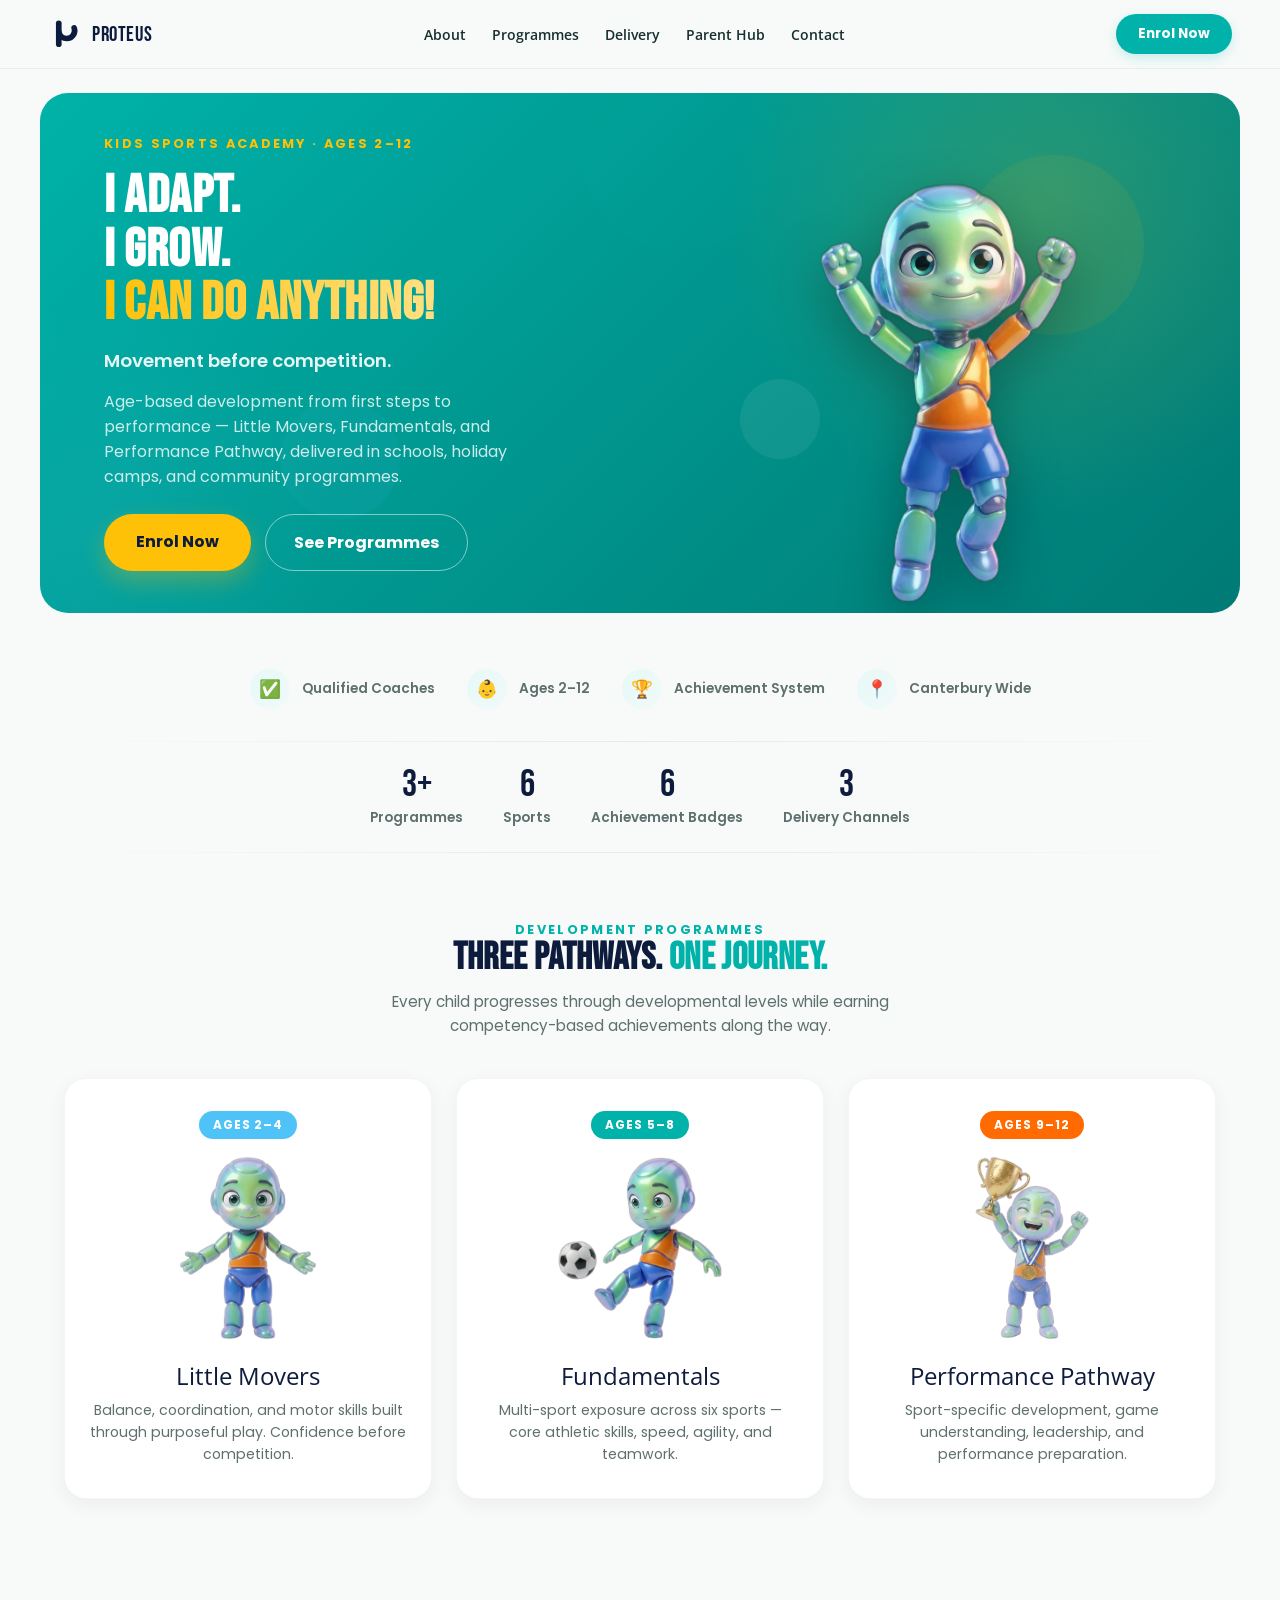
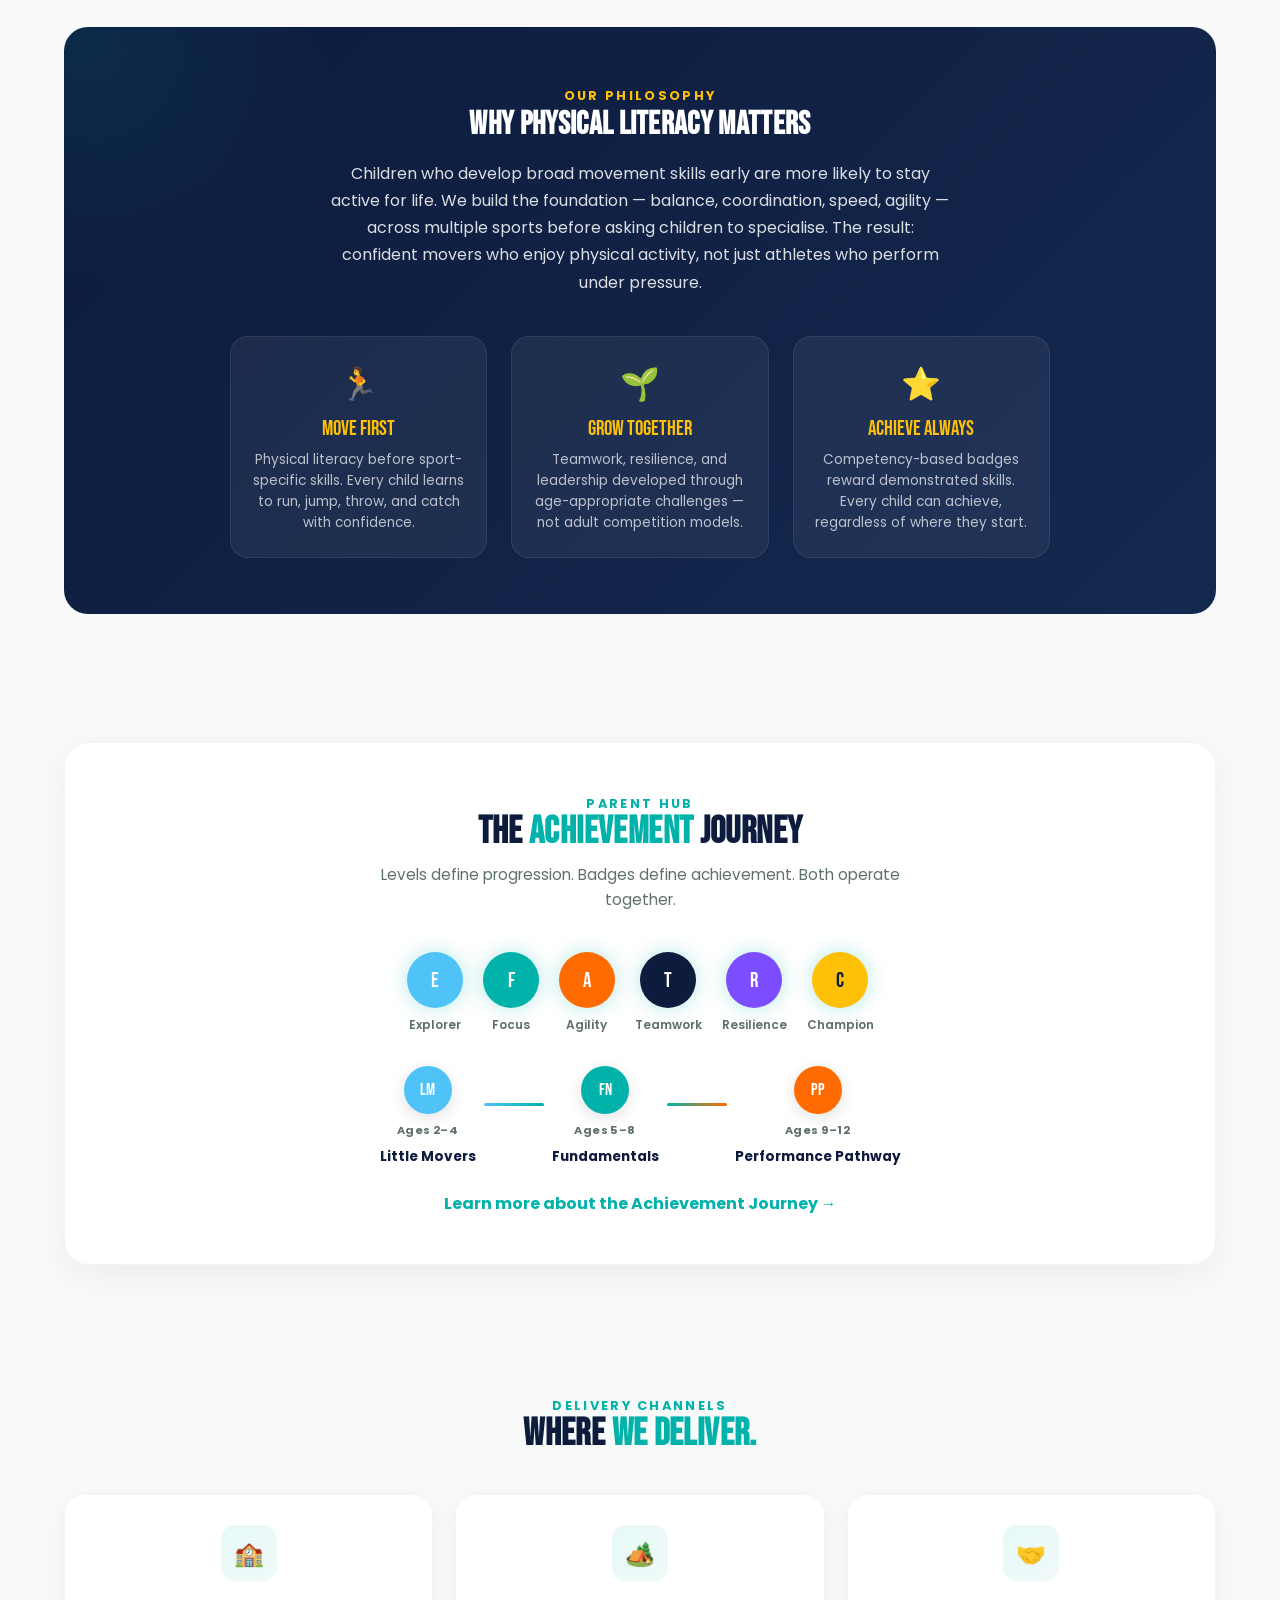
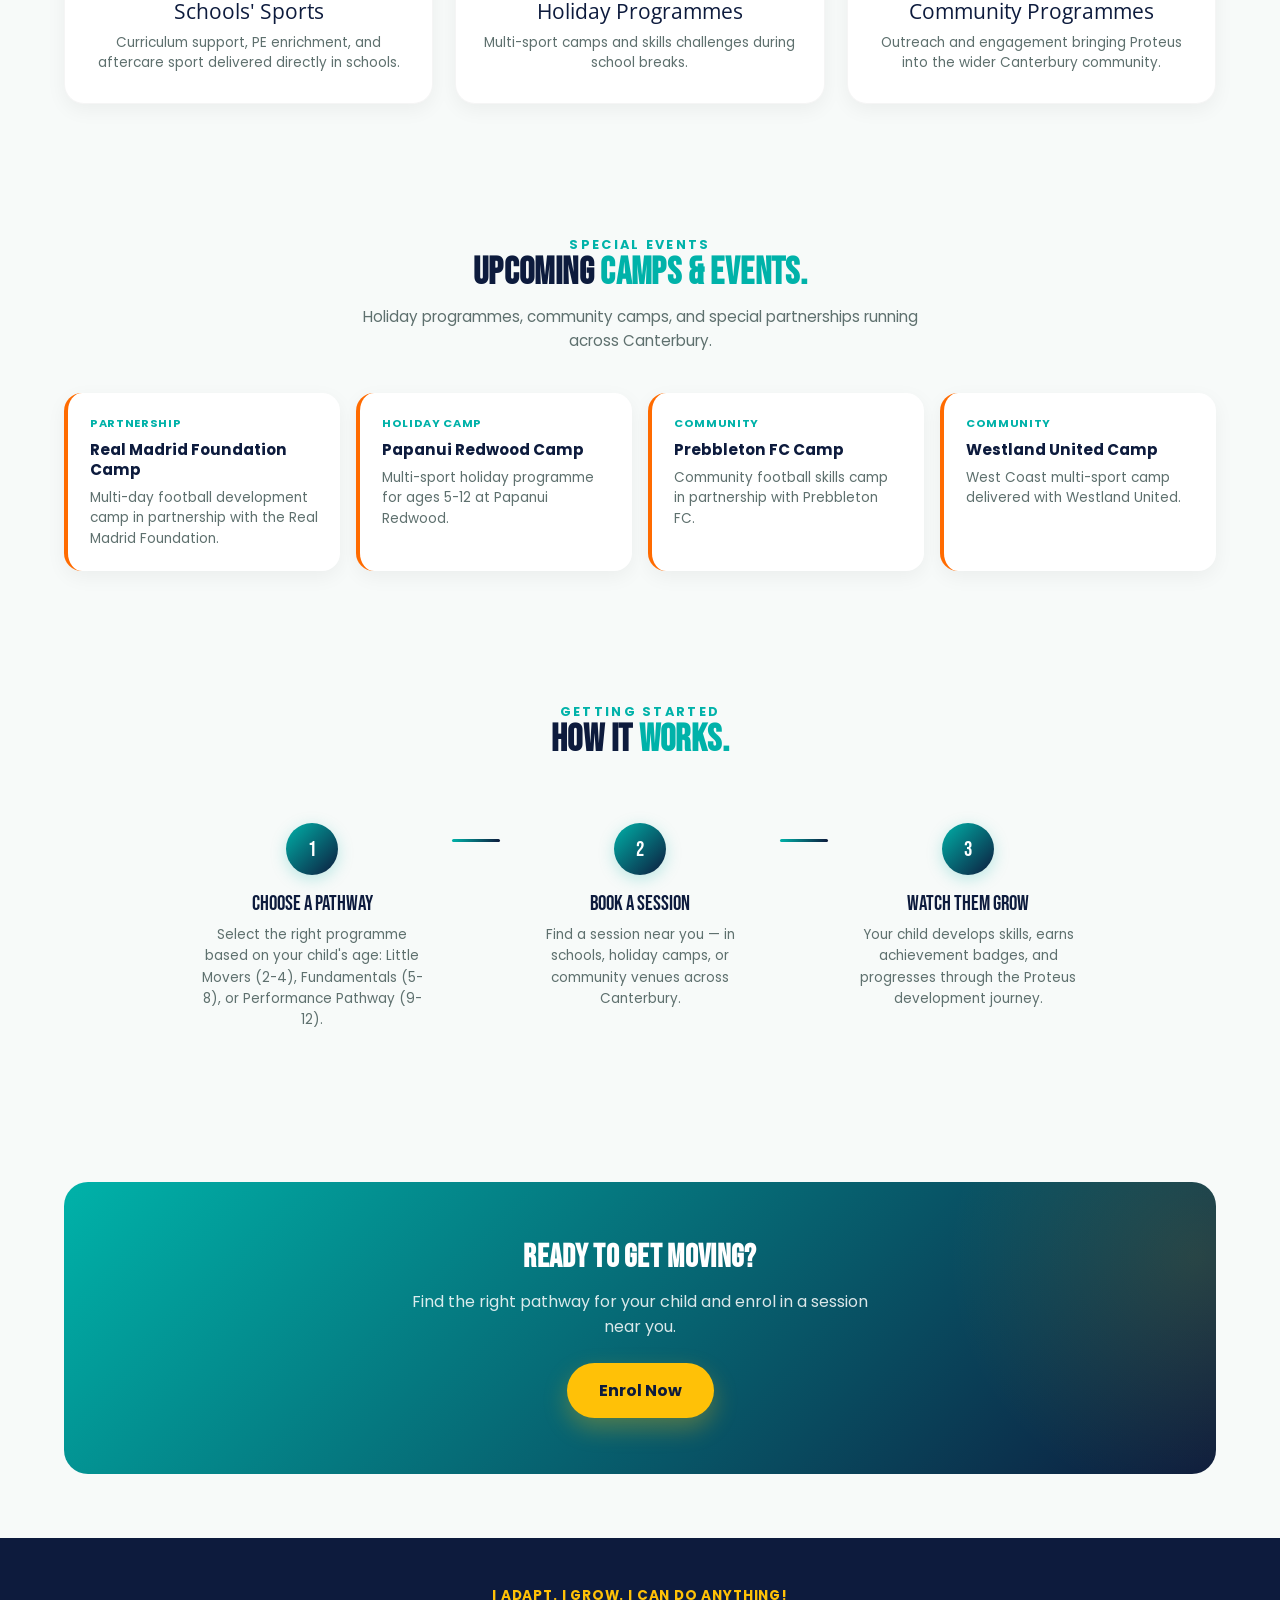
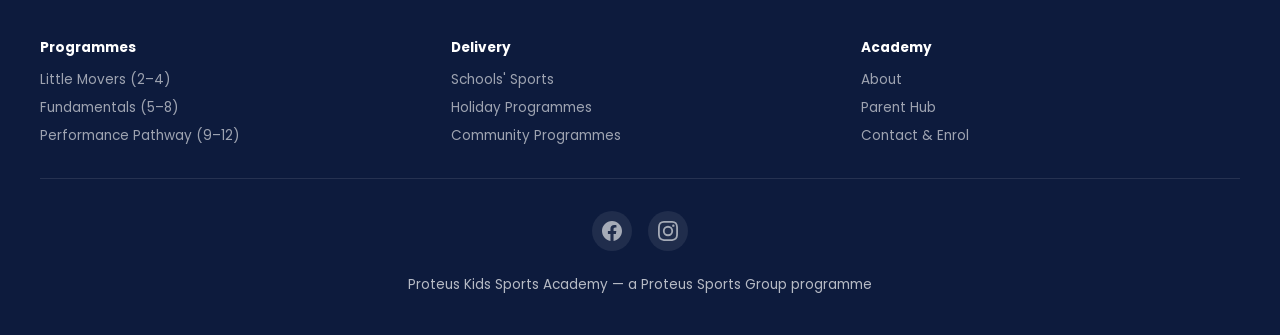
<file: index.html>
<!DOCTYPE html>
<html lang="en">
<head>
<meta charset="UTF-8" />
<meta name="viewport" content="width=device-width, initial-scale=1.0"/>
<title>Proteus Kids Sports Academy | Movement Before Competition</title>
<meta name="description" content="Little Movers, Fundamentals, and Performance Pathway — age-based development programmes for children 2-12. Schools, holiday camps, and community sport across Canterbury.">
<link rel="icon" href="images/dynamic-p.svg" type="image/svg+xml">

<meta property="og:type" content="website">
<meta property="og:title" content="Proteus Kids Sports Academy | Movement Before Competition">
<meta property="og:description" content="Age-based development from first steps to performance — Little Movers, Fundamentals, and Performance Pathway across Canterbury.">
<meta property="og:image" content="images/proto-celebrating.png">

<meta name="twitter:card" content="summary_large_image">
<meta name="twitter:title" content="Proteus Kids Sports Academy">
<meta name="twitter:description" content="Movement before competition. Ages 2–12 across Canterbury, NZ.">

<script type="application/ld+json">
{
  "@context": "https://schema.org",
  "@type": "SportsActivityLocation",
  "name": "Proteus Kids Sports Academy",
  "description": "Age-based development programmes for children 2-12: Little Movers, Fundamentals, and Performance Pathway.",
  "url": "https://proteuskids.co.nz",
  "parentOrganization": {
    "@type": "Organization",
    "name": "Proteus Sports Group"
  },
  "address": {
    "@type": "PostalAddress",
    "addressRegion": "Canterbury",
    "addressCountry": "NZ"
  }
}
</script>

<link rel="preconnect" href="https://fonts.googleapis.com">
<link href="https://fonts.googleapis.com/css2?family=Bebas+Neue&family=Poppins:wght@400;500;600;700;800&family=Open+Sans:wght@400;600&display=swap" rel="stylesheet">
<link rel="stylesheet" href="css/tokens.css">
<link rel="stylesheet" href="css/base.css">
<link rel="stylesheet" href="css/components.css">
</head>
<body>

<div class="scroll-progress"></div>
<a href="#main-content" class="skip-link">Skip to main content</a>

<nav class="nav" id="nav">
  <a href="index.html" class="nav-logo"><svg viewBox="0 0 1200 1200" width="34" height="34" aria-label="Proteus" role="img"><rect width="1200" height="1200" fill="none"/><g fill="none" stroke="#0D1B3D" stroke-width="200" stroke-linecap="round" stroke-linejoin="round"><line class="p-stem" x1="380" y1="220" x2="380" y2="960"/><path class="p-loop" d="M 923.1 384.2 A 280 280 0 1 1 840.0 265.5"/></g></svg><span class="word">PROTEUS</span></a>
  <button class="nav-toggle" aria-label="Open menu" aria-expanded="false">
    <span></span><span></span><span></span>
  </button>
  <div class="nav-links">
    <a href="about.html">About</a>
    <a href="programmes/index.html">Programmes</a>
    <a href="#deliver">Delivery</a>
    <a href="parent-hub.html">Parent Hub</a>
    <a href="contact.html">Contact</a>
  </div>
  <a href="contact.html" class="nav-cta">Enrol Now</a>
</nav>

<main id="main-content">

<!-- 1. HERO -->
<div class="hero-wrap">
  <section class="hero-banner">
    <div class="hero-shapes"><div class="hero-shape hero-shape--1"></div><div class="hero-shape hero-shape--2"></div><div class="hero-shape hero-shape--3"></div><div class="hero-shape hero-shape--4"></div></div>
    <div class="hero-content">
      <span class="eyebrow">Kids Sports Academy · Ages 2–12</span>
      <h1 class="hero-tagline">I Adapt.<br/>I Grow.<br/><span class="hl">I Can Do Anything!</span></h1>
      <p class="hero-philosophy">Movement before competition.</p>
      <p class="hero-sub">Age-based development from first steps to performance — Little Movers, Fundamentals, and Performance Pathway, delivered in schools, holiday camps, and community programmes.</p>
      <div class="hero-ctas">
        <a href="contact.html" class="btn-primary">Enrol Now</a>
        <a href="programmes/index.html" class="btn-ghost">See Programmes</a>
      </div>
    </div>
    <div class="hero-mascot"><img src="images/proto-celebrating.webp" alt="Proto the Proteus mascot celebrating" width="380" height="420" loading="eager"/></div>
  </section>
</div>

<!-- TRUST STRIP -->
<div class="trust-strip reveal">
  <div class="trust-item"><div class="trust-icon">&#9989;</div>Qualified Coaches</div>
  <div class="trust-item"><div class="trust-icon">&#128118;</div>Ages 2–12</div>
  <div class="trust-item"><div class="trust-icon">&#127942;</div>Achievement System</div>
  <div class="trust-item"><div class="trust-icon">&#128205;</div>Canterbury Wide</div>
</div>

<div class="section-divider"></div>

<div class="stat-row reveal">
  <div class="stat-item"><div class="stat-number" data-count="3" data-suffix="+">0+</div><div class="stat-label">Programmes</div></div>
  <div class="stat-item"><div class="stat-number" data-count="6">0</div><div class="stat-label">Sports</div></div>
  <div class="stat-item"><div class="stat-number" data-count="6">0</div><div class="stat-label">Achievement Badges</div></div>
  <div class="stat-item"><div class="stat-number" data-count="3">0</div><div class="stat-label">Delivery Channels</div></div>
</div>

<div class="section-divider"></div>

<!-- 2. THREE DEVELOPMENT PATHWAYS -->
<section class="section reveal" id="pathways">
  <div class="section-header">
    <span class="eyebrow">Development Programmes</span>
    <h2 class="section-title">Three pathways. <span class="accent">One journey.</span></h2>
    <p class="section-sub">Every child progresses through developmental levels while earning competency-based achievements along the way.</p>
  </div>
  <div class="pathway-grid">
    <a href="programmes/little-movers.html" class="pathway-card lm">
      <span class="pathway-age">AGES 2–4</span>
      <img src="images/proto-welcoming.webp" alt="Little Movers" width="190" height="210" loading="lazy"/>
      <div class="pathway-name">Little Movers</div>
      <div class="pathway-desc">Balance, coordination, and motor skills built through purposeful play. Confidence before competition.</div>
    </a>
    <a href="programmes/fundamentals.html" class="pathway-card fn">
      <span class="pathway-age">AGES 5–8</span>
      <img src="images/proto-soccer.webp" alt="Fundamentals" width="190" height="210" loading="lazy"/>
      <div class="pathway-name">Fundamentals</div>
      <div class="pathway-desc">Multi-sport exposure across six sports — core athletic skills, speed, agility, and teamwork.</div>
    </a>
    <a href="programmes/performance-pathway.html" class="pathway-card pp">
      <span class="pathway-age">AGES 9–12</span>
      <img src="images/proto-champion.webp" alt="Performance Pathway" width="190" height="210" loading="lazy"/>
      <div class="pathway-name">Performance Pathway</div>
      <div class="pathway-desc">Sport-specific development, game understanding, leadership, and performance preparation.</div>
    </a>
  </div>
</section>

<!-- 3. WHY PHYSICAL LITERACY MATTERS -->
<section class="section reveal">
  <div class="philosophy-card">
    <span class="eyebrow" style="color:var(--yellow)">Our Philosophy</span>
    <h2>Why Physical Literacy Matters</h2>
    <p style="font-family:var(--font-ui); color:rgba(255,255,255,0.85); max-width:620px; margin:0 auto; line-height:1.7;">Children who develop broad movement skills early are more likely to stay active for life. We build the foundation — balance, coordination, speed, agility — across multiple sports before asking children to specialise. The result: confident movers who enjoy physical activity, not just athletes who perform under pressure.</p>
    <div class="philosophy-pillars">
      <div class="philosophy-pillar">
        <div class="pillar-icon">&#127939;</div>
        <div class="pillar-title">Move First</div>
        <div class="pillar-desc">Physical literacy before sport-specific skills. Every child learns to run, jump, throw, and catch with confidence.</div>
      </div>
      <div class="philosophy-pillar">
        <div class="pillar-icon">&#127793;</div>
        <div class="pillar-title">Grow Together</div>
        <div class="pillar-desc">Teamwork, resilience, and leadership developed through age-appropriate challenges — not adult competition models.</div>
      </div>
      <div class="philosophy-pillar">
        <div class="pillar-icon">&#11088;</div>
        <div class="pillar-title">Achieve Always</div>
        <div class="pillar-desc">Competency-based badges reward demonstrated skills. Every child can achieve, regardless of where they start.</div>
      </div>
    </div>
  </div>
</section>

<!-- 4. ACHIEVEMENT JOURNEY -->
<section class="section reveal" id="achieve">
  <div class="achieve-card">
    <div class="section-header">
      <span class="eyebrow">Parent Hub</span>
      <h2 class="section-title">The <span class="accent">Achievement</span> Journey</h2>
      <p class="section-sub">Levels define progression. Badges define achievement. Both operate together.</p>
    </div>
    <div class="badge-row">
      <div class="badge-chip"><div class="badge-icon">E</div><div class="badge-label">Explorer</div></div>
      <div class="badge-chip"><div class="badge-icon">F</div><div class="badge-label">Focus</div></div>
      <div class="badge-chip"><div class="badge-icon">A</div><div class="badge-label">Agility</div></div>
      <div class="badge-chip"><div class="badge-icon">T</div><div class="badge-label">Teamwork</div></div>
      <div class="badge-chip"><div class="badge-icon">R</div><div class="badge-label">Resilience</div></div>
      <div class="badge-chip"><div class="badge-icon">C</div><div class="badge-label">Champion</div></div>
    </div>
    <div class="journey-timeline">
      <div class="journey-node">
        <div class="journey-dot journey-dot--sky">LM</div>
        <div class="journey-age-label">Ages 2–4</div>
        <div class="journey-name-label">Little Movers</div>
      </div>
      <div class="journey-connector"></div>
      <div class="journey-node">
        <div class="journey-dot journey-dot--teal">FN</div>
        <div class="journey-age-label">Ages 5–8</div>
        <div class="journey-name-label">Fundamentals</div>
      </div>
      <div class="journey-connector journey-connector--2"></div>
      <div class="journey-node">
        <div class="journey-dot journey-dot--orange">PP</div>
        <div class="journey-age-label">Ages 9–12</div>
        <div class="journey-name-label">Performance Pathway</div>
      </div>
    </div>
    <div style="text-align:center; margin-top:var(--space-6);">
      <a href="parent-hub.html" style="font-family:var(--font-ui); font-weight:700; color:var(--teal); text-decoration:none;">Learn more about the Achievement Journey →</a>
    </div>
  </div>
</section>

<!-- 5. WHERE WE DELIVER -->
<section class="section reveal" id="deliver">
  <div class="section-header">
    <span class="eyebrow">Delivery Channels</span>
    <h2 class="section-title">Where <span class="accent">we deliver.</span></h2>
  </div>
  <div class="delivery-grid">
    <a href="delivery/schools.html" class="delivery-card">
      <div class="delivery-icon">🏫</div>
      <div class="delivery-name">Schools' Sports</div>
      <div class="delivery-desc">Curriculum support, PE enrichment, and aftercare sport delivered directly in schools.</div>
    </a>
    <a href="delivery/holiday.html" class="delivery-card">
      <div class="delivery-icon">🏕️</div>
      <div class="delivery-name">Holiday Programmes</div>
      <div class="delivery-desc">Multi-sport camps and skills challenges during school breaks.</div>
    </a>
    <a href="delivery/community.html" class="delivery-card">
      <div class="delivery-icon">🤝</div>
      <div class="delivery-name">Community Programmes</div>
      <div class="delivery-desc">Outreach and engagement bringing Proteus into the wider Canterbury community.</div>
    </a>
  </div>
</section>

<!-- 6. UPCOMING CAMPS & EVENTS -->
<section class="section reveal" id="events">
  <div class="section-header">
    <span class="eyebrow">Special Events</span>
    <h2 class="section-title">Upcoming <span class="accent">camps & events.</span></h2>
    <p class="section-sub">Holiday programmes, community camps, and special partnerships running across Canterbury.</p>
  </div>
  <div class="events-grid">
    <div class="event-card">
      <div class="event-tag">Partnership</div>
      <div class="event-name">Real Madrid Foundation Camp</div>
      <div class="event-detail">Multi-day football development camp in partnership with the Real Madrid Foundation.</div>
    </div>
    <div class="event-card">
      <div class="event-tag">Holiday Camp</div>
      <div class="event-name">Papanui Redwood Camp</div>
      <div class="event-detail">Multi-sport holiday programme for ages 5-12 at Papanui Redwood.</div>
    </div>
    <div class="event-card">
      <div class="event-tag">Community</div>
      <div class="event-name">Prebbleton FC Camp</div>
      <div class="event-detail">Community football skills camp in partnership with Prebbleton FC.</div>
    </div>
    <div class="event-card">
      <div class="event-tag">Community</div>
      <div class="event-name">Westland United Camp</div>
      <div class="event-detail">West Coast multi-sport camp delivered with Westland United.</div>
    </div>
  </div>
</section>

<!-- 7. HOW IT WORKS -->
<section class="section reveal">
  <div class="section-header">
    <span class="eyebrow">Getting Started</span>
    <h2 class="section-title">How it <span class="accent">works.</span></h2>
  </div>
  <div class="steps-row">
    <div class="step-card">
      <div class="step-number">1</div>
      <div class="step-name">Choose a pathway</div>
      <div class="step-desc">Select the right programme based on your child's age: Little Movers (2-4), Fundamentals (5-8), or Performance Pathway (9-12).</div>
    </div>
    <div class="step-connector-h"></div>
    <div class="step-card">
      <div class="step-number">2</div>
      <div class="step-name">Book a session</div>
      <div class="step-desc">Find a session near you — in schools, holiday camps, or community venues across Canterbury.</div>
    </div>
    <div class="step-connector-h"></div>
    <div class="step-card">
      <div class="step-number">3</div>
      <div class="step-name">Watch them grow</div>
      <div class="step-desc">Your child develops skills, earns achievement badges, and progresses through the Proteus development journey.</div>
    </div>
  </div>
</section>

<!-- 8. ENROL CTA -->
<section class="section reveal" id="contact">
  <div class="cta-band">
    <h2>Ready to get moving?</h2>
    <p>Find the right pathway for your child and enrol in a session near you.</p>
    <a href="contact.html" class="btn-primary">Enrol Now</a>
  </div>
</section>

</main>

<footer class="site-footer">
  <div class="footer-inner">
    <div class="footer-tag">I ADAPT. I GROW. I CAN DO ANYTHING!</div>
    <nav class="footer-links" aria-label="Footer navigation">
      <div class="footer-col">
        <strong>Programmes</strong>
        <a href="programmes/little-movers.html">Little Movers (2–4)</a>
        <a href="programmes/fundamentals.html">Fundamentals (5–8)</a>
        <a href="programmes/performance-pathway.html">Performance Pathway (9–12)</a>
      </div>
      <div class="footer-col">
        <strong>Delivery</strong>
        <a href="delivery/schools.html">Schools' Sports</a>
        <a href="delivery/holiday.html">Holiday Programmes</a>
        <a href="delivery/community.html">Community Programmes</a>
      </div>
      <div class="footer-col">
        <strong>Academy</strong>
        <a href="about.html">About</a>
        <a href="parent-hub.html">Parent Hub</a>
        <a href="contact.html">Contact & Enrol</a>
      </div>
    </nav>
    <div class="footer-social">
      <a href="https://www.facebook.com/proteussportsgroup" aria-label="Facebook" target="_blank" rel="noopener"><svg viewBox="0 0 24 24" width="20" height="20" fill="currentColor"><path d="M24 12.073c0-6.627-5.373-12-12-12s-12 5.373-12 12c0 5.99 4.388 10.954 10.125 11.854v-8.385H7.078v-3.47h3.047V9.43c0-3.007 1.792-4.669 4.533-4.669 1.312 0 2.686.235 2.686.235v2.953H15.83c-1.491 0-1.956.925-1.956 1.874v2.25h3.328l-.532 3.47h-2.796v8.385C19.612 23.027 24 18.062 24 12.073z"/></svg></a>
      <a href="https://www.instagram.com/proteussportsgroup" aria-label="Instagram" target="_blank" rel="noopener"><svg viewBox="0 0 24 24" width="20" height="20" fill="currentColor"><path d="M12 2.163c3.204 0 3.584.012 4.85.07 3.252.148 4.771 1.691 4.919 4.919.058 1.265.069 1.645.069 4.849 0 3.205-.012 3.584-.069 4.849-.149 3.225-1.664 4.771-4.919 4.919-1.266.058-1.644.07-4.85.07-3.204 0-3.584-.012-4.849-.07-3.26-.149-4.771-1.699-4.919-4.92-.058-1.265-.07-1.644-.07-4.849 0-3.204.013-3.583.07-4.849.149-3.227 1.664-4.771 4.919-4.919 1.266-.057 1.645-.069 4.849-.069zM12 0C8.741 0 8.333.014 7.053.072 2.695.272.273 2.69.073 7.052.014 8.333 0 8.741 0 12c0 3.259.014 3.668.072 4.948.2 4.358 2.618 6.78 6.98 6.98C8.333 23.986 8.741 24 12 24c3.259 0 3.668-.014 4.948-.072 4.354-.2 6.782-2.618 6.979-6.98.059-1.28.073-1.689.073-4.948 0-3.259-.014-3.667-.072-4.947-.196-4.354-2.617-6.78-6.979-6.98C15.668.014 15.259 0 12 0zm0 5.838a6.162 6.162 0 100 12.324 6.162 6.162 0 000-12.324zM12 16a4 4 0 110-8 4 4 0 010 8zm6.406-11.845a1.44 1.44 0 100 2.881 1.44 1.44 0 000-2.881z"/></svg></a>
    </div>
    <div class="footer-bottom">Proteus Kids Sports Academy — a Proteus Sports Group programme</div>
  </div>
</footer>

<button class="back-to-top" aria-label="Back to top"><svg viewBox="0 0 24 24" fill="none" stroke="currentColor" stroke-width="2.5" stroke-linecap="round" stroke-linejoin="round"><polyline points="18 15 12 9 6 15"/></svg></button>

<a href="contact.html" class="floating-cta" id="floatCta" aria-label="Enrol now"><span class="pulse"></span><span>Enrol Now</span></a>

<script src="js/main.js"></script>
<script>
  var floatCta = document.getElementById('floatCta');
  var heroWrap = document.querySelector('.hero-wrap');
  if (floatCta && heroWrap) {
    new IntersectionObserver(function(entries) {
      entries.forEach(function(entry) { floatCta.classList.toggle('show', !entry.isIntersecting); });
    }, { threshold: 0 }).observe(heroWrap);
  }
</script>

</body>
</html>
</file>
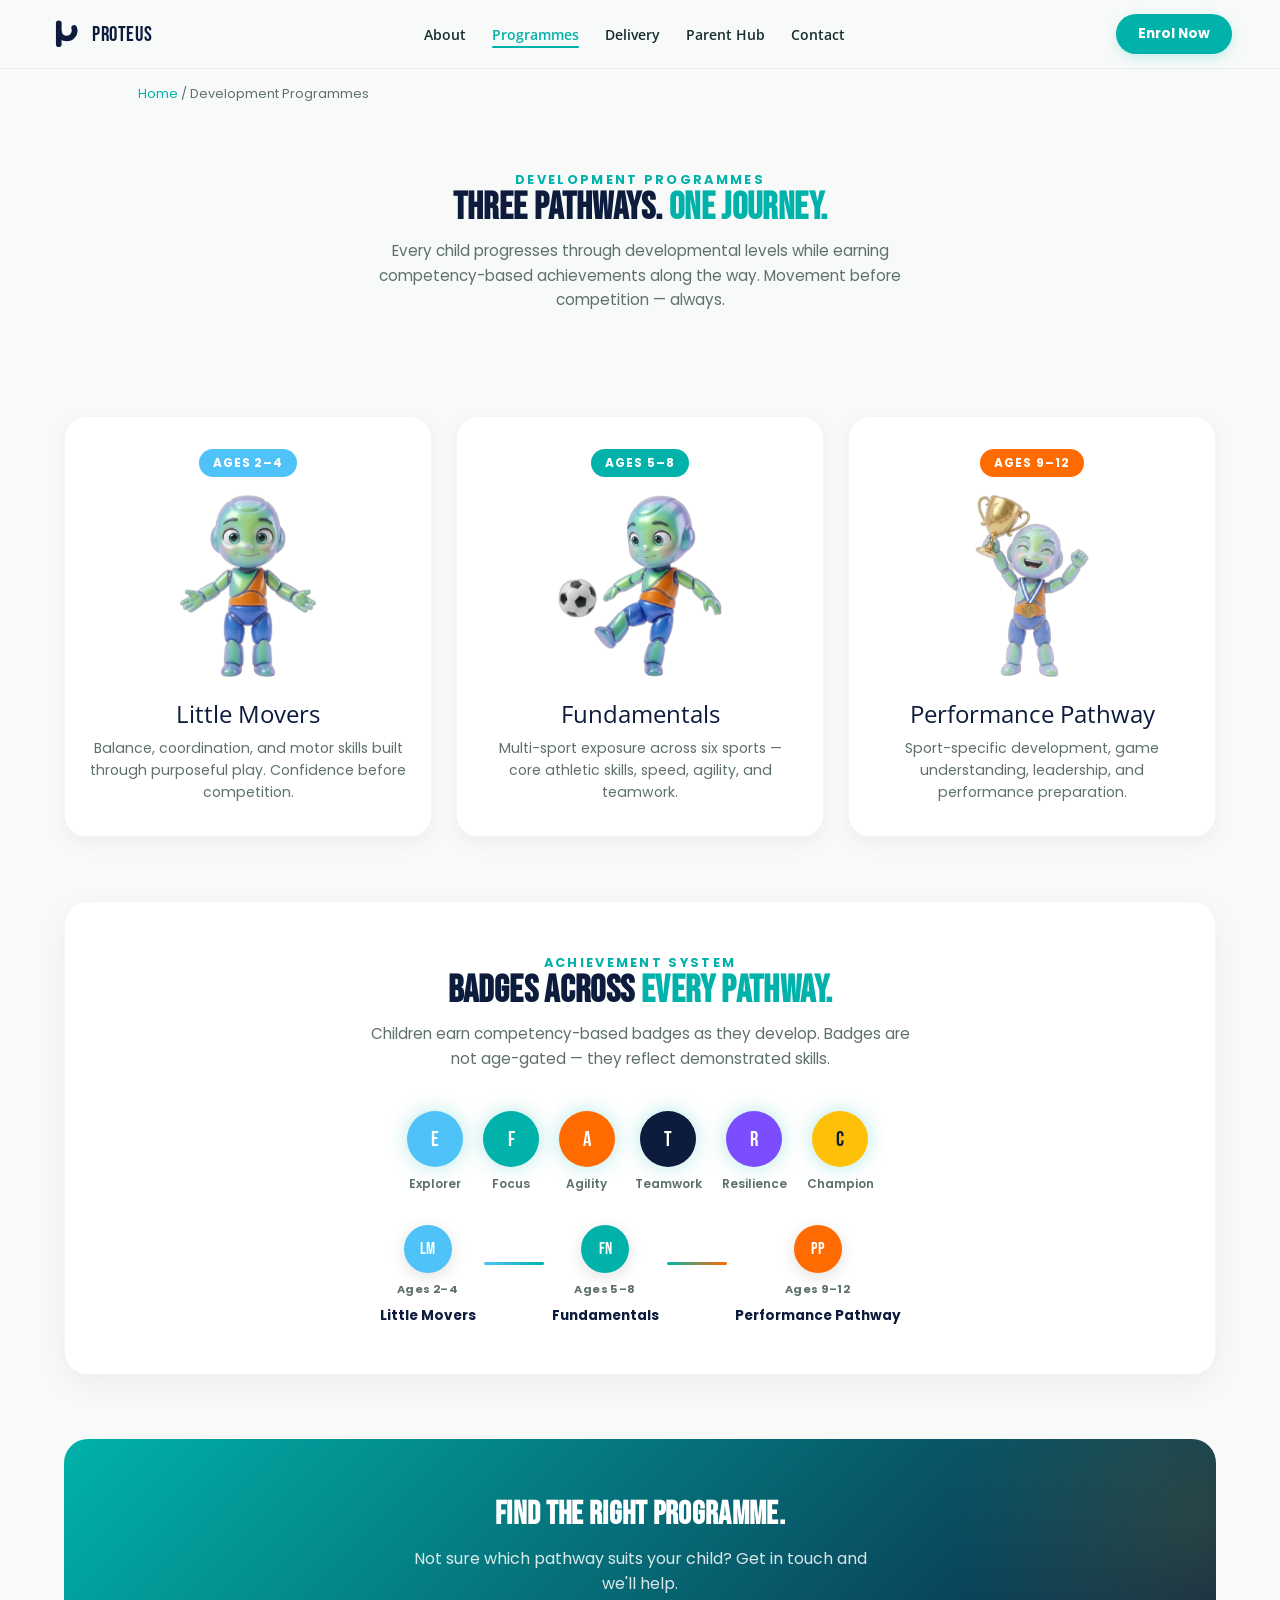
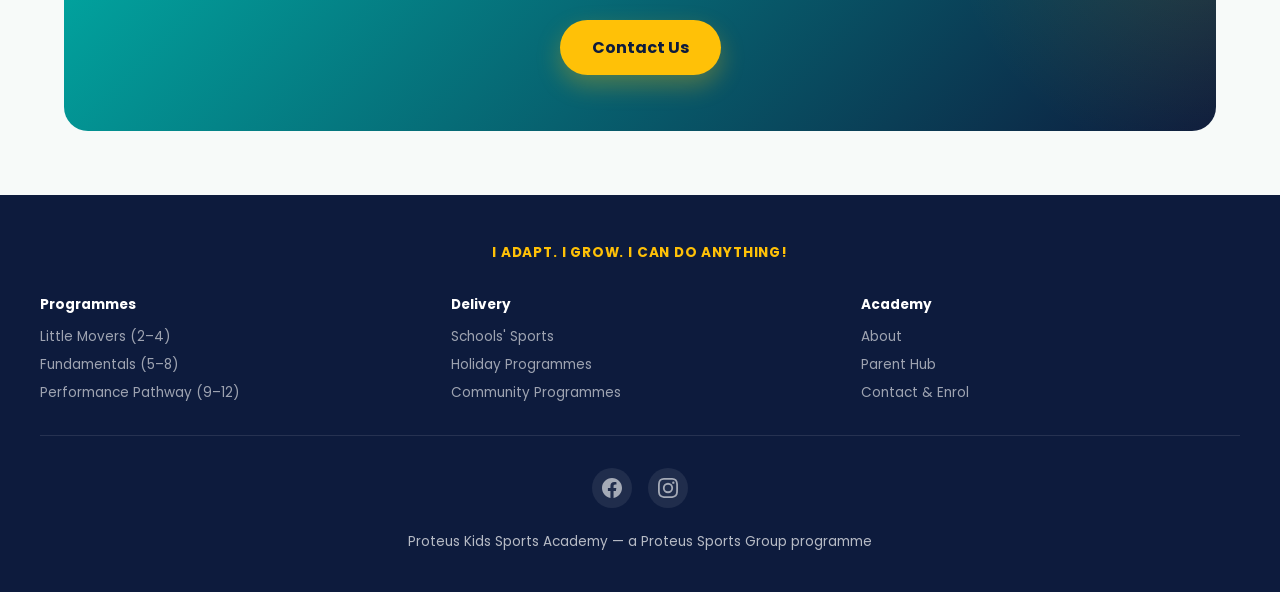
<file: programmes/index.html>
<!DOCTYPE html>
<html lang="en">
<head>
<meta charset="UTF-8" />
<meta name="viewport" content="width=device-width, initial-scale=1.0"/>
<title>Development Programmes | Proteus Kids Sports Academy</title>
<meta name="description" content="Three age-based development pathways for children aged 2-12: Little Movers, Fundamentals, and Performance Pathway. Movement before competition.">
<link rel="icon" href="../images/dynamic-p.svg" type="image/svg+xml">

<meta property="og:type" content="website">
<meta property="og:title" content="Development Programmes | Proteus Kids Sports Academy">
<meta property="og:description" content="Three age-based development pathways: Little Movers, Fundamentals, and Performance Pathway.">

<script type="application/ld+json">
{
  "@context": "https://schema.org",
  "@type": "BreadcrumbList",
  "itemListElement": [
    {"@type": "ListItem", "position": 1, "name": "Home", "item": "../index.html"},
    {"@type": "ListItem", "position": 2, "name": "Development Programmes"}
  ]
}
</script>

<link rel="preconnect" href="https://fonts.googleapis.com">
<link href="https://fonts.googleapis.com/css2?family=Bebas+Neue&family=Poppins:wght@400;500;600;700;800&family=Open+Sans:wght@400;600&display=swap" rel="stylesheet">
<link rel="stylesheet" href="../css/tokens.css">
<link rel="stylesheet" href="../css/base.css">
<link rel="stylesheet" href="../css/components.css">
</head>
<body>

<div class="scroll-progress"></div>
<a href="#main-content" class="skip-link">Skip to main content</a>

<nav class="nav" id="nav">
  <a href="../index.html" class="nav-logo"><svg viewBox="0 0 1200 1200" width="34" height="34" aria-label="Proteus" role="img"><rect width="1200" height="1200" fill="none"/><g fill="none" stroke="#0D1B3D" stroke-width="200" stroke-linecap="round" stroke-linejoin="round"><line class="p-stem" x1="380" y1="220" x2="380" y2="960"/><path class="p-loop" d="M 923.1 384.2 A 280 280 0 1 1 840.0 265.5"/></g></svg><span class="word">PROTEUS</span></a>
  <button class="nav-toggle" aria-label="Open menu" aria-expanded="false">
    <span></span><span></span><span></span>
  </button>
  <div class="nav-links">
    <a href="../about.html">About</a>
    <a href="index.html" aria-current="page">Programmes</a>
    <a href="../index.html#deliver">Delivery</a>
    <a href="../parent-hub.html">Parent Hub</a>
    <a href="../contact.html">Contact</a>
  </div>
  <a href="../contact.html" class="nav-cta">Enrol Now</a>
</nav>

<div class="breadcrumb">
  <a href="../index.html">Home</a> / <span aria-current="page">Development Programmes</span>
</div>

<main id="main-content">

  <section class="section">
    <div class="section-header">
      <span class="eyebrow">Development Programmes</span>
      <h1 class="section-title">Three pathways. <span class="accent">One journey.</span></h1>
      <p class="section-sub">Every child progresses through developmental levels while earning competency-based achievements along the way. Movement before competition — always.</p>
    </div>
  </section>

  <section class="section reveal" style="padding-top:0;">
    <div class="pathway-grid">
      <a href="little-movers.html" class="pathway-card lm" style="text-decoration:none;">
        <span class="pathway-age">AGES 2–4</span>
        <img src="../images/proto-welcoming.webp" alt="Little Movers" width="190" height="210" loading="lazy"/>
        <div class="pathway-name">Little Movers</div>
        <div class="pathway-desc">Balance, coordination, and motor skills built through purposeful play. Confidence before competition.</div>
      </a>
      <a href="fundamentals.html" class="pathway-card fn" style="text-decoration:none;">
        <span class="pathway-age">AGES 5–8</span>
        <img src="../images/proto-soccer.webp" alt="Fundamentals" width="190" height="210" loading="lazy"/>
        <div class="pathway-name">Fundamentals</div>
        <div class="pathway-desc">Multi-sport exposure across six sports — core athletic skills, speed, agility, and teamwork.</div>
      </a>
      <a href="performance-pathway.html" class="pathway-card pp" style="text-decoration:none;">
        <span class="pathway-age">AGES 9–12</span>
        <img src="../images/proto-champion.webp" alt="Performance Pathway" width="190" height="210" loading="lazy"/>
        <div class="pathway-name">Performance Pathway</div>
        <div class="pathway-desc">Sport-specific development, game understanding, leadership, and performance preparation.</div>
      </a>
    </div>
  </section>

  <section class="section reveal" style="padding-top:0;">
    <div class="achieve-card">
      <div class="section-header">
        <span class="eyebrow">Achievement System</span>
        <h2 class="section-title">Badges across <span class="accent">every pathway.</span></h2>
        <p class="section-sub">Children earn competency-based badges as they develop. Badges are not age-gated — they reflect demonstrated skills.</p>
      </div>
      <div class="badge-row">
        <div class="badge-chip"><div class="badge-icon">E</div><div class="badge-label">Explorer</div></div>
        <div class="badge-chip"><div class="badge-icon">F</div><div class="badge-label">Focus</div></div>
        <div class="badge-chip"><div class="badge-icon">A</div><div class="badge-label">Agility</div></div>
        <div class="badge-chip"><div class="badge-icon">T</div><div class="badge-label">Teamwork</div></div>
        <div class="badge-chip"><div class="badge-icon">R</div><div class="badge-label">Resilience</div></div>
        <div class="badge-chip"><div class="badge-icon">C</div><div class="badge-label">Champion</div></div>
      </div>
      <div class="journey-timeline">
        <div class="journey-node">
          <div class="journey-dot journey-dot--sky">LM</div>
          <div class="journey-age-label">Ages 2–4</div>
          <div class="journey-name-label">Little Movers</div>
        </div>
        <div class="journey-connector"></div>
        <div class="journey-node">
          <div class="journey-dot journey-dot--teal">FN</div>
          <div class="journey-age-label">Ages 5–8</div>
          <div class="journey-name-label">Fundamentals</div>
        </div>
        <div class="journey-connector journey-connector--2"></div>
        <div class="journey-node">
          <div class="journey-dot journey-dot--orange">PP</div>
          <div class="journey-age-label">Ages 9–12</div>
          <div class="journey-name-label">Performance Pathway</div>
        </div>
      </div>
    </div>
  </section>

  <section class="section reveal" style="padding-top:0;">
    <div class="cta-band">
      <h2>Find the right programme.</h2>
      <p>Not sure which pathway suits your child? Get in touch and we'll help.</p>
      <a href="../contact.html" class="btn-primary">Contact Us</a>
    </div>
  </section>

</main>

<footer class="site-footer">
  <div class="footer-inner">
    <div class="footer-tag">I ADAPT. I GROW. I CAN DO ANYTHING!</div>
    <nav class="footer-links" aria-label="Footer navigation">
      <div class="footer-col">
        <strong>Programmes</strong>
        <a href="little-movers.html">Little Movers (2–4)</a>
        <a href="fundamentals.html">Fundamentals (5–8)</a>
        <a href="performance-pathway.html">Performance Pathway (9–12)</a>
      </div>
      <div class="footer-col">
        <strong>Delivery</strong>
        <a href="../delivery/schools.html">Schools' Sports</a>
        <a href="../delivery/holiday.html">Holiday Programmes</a>
        <a href="../delivery/community.html">Community Programmes</a>
      </div>
      <div class="footer-col">
        <strong>Academy</strong>
        <a href="../about.html">About</a>
        <a href="../parent-hub.html">Parent Hub</a>
        <a href="../contact.html">Contact & Enrol</a>
      </div>
    </nav>
    <div class="footer-social">
      <a href="https://www.facebook.com/proteussportsgroup" aria-label="Facebook" target="_blank" rel="noopener"><svg viewBox="0 0 24 24" width="20" height="20" fill="currentColor"><path d="M24 12.073c0-6.627-5.373-12-12-12s-12 5.373-12 12c0 5.99 4.388 10.954 10.125 11.854v-8.385H7.078v-3.47h3.047V9.43c0-3.007 1.792-4.669 4.533-4.669 1.312 0 2.686.235 2.686.235v2.953H15.83c-1.491 0-1.956.925-1.956 1.874v2.25h3.328l-.532 3.47h-2.796v8.385C19.612 23.027 24 18.062 24 12.073z"/></svg></a>
      <a href="https://www.instagram.com/proteussportsgroup" aria-label="Instagram" target="_blank" rel="noopener"><svg viewBox="0 0 24 24" width="20" height="20" fill="currentColor"><path d="M12 2.163c3.204 0 3.584.012 4.85.07 3.252.148 4.771 1.691 4.919 4.919.058 1.265.069 1.645.069 4.849 0 3.205-.012 3.584-.069 4.849-.149 3.225-1.664 4.771-4.919 4.919-1.266.058-1.644.07-4.85.07-3.204 0-3.584-.012-4.849-.07-3.26-.149-4.771-1.699-4.919-4.92-.058-1.265-.07-1.644-.07-4.849 0-3.204.013-3.583.07-4.849.149-3.227 1.664-4.771 4.919-4.919 1.266-.057 1.645-.069 4.849-.069zM12 0C8.741 0 8.333.014 7.053.072 2.695.272.273 2.69.073 7.052.014 8.333 0 8.741 0 12c0 3.259.014 3.668.072 4.948.2 4.358 2.618 6.78 6.98 6.98C8.333 23.986 8.741 24 12 24c3.259 0 3.668-.014 4.948-.072 4.354-.2 6.782-2.618 6.979-6.98.059-1.28.073-1.689.073-4.948 0-3.259-.014-3.667-.072-4.947-.196-4.354-2.617-6.78-6.979-6.98C15.668.014 15.259 0 12 0zm0 5.838a6.162 6.162 0 100 12.324 6.162 6.162 0 000-12.324zM12 16a4 4 0 110-8 4 4 0 010 8zm6.406-11.845a1.44 1.44 0 100 2.881 1.44 1.44 0 000-2.881z"/></svg></a>
    </div>
    <div class="footer-bottom">Proteus Kids Sports Academy — a Proteus Sports Group programme</div>
  </div>
</footer>

<script src="../js/main.js"></script>

<button class="back-to-top" aria-label="Back to top"><svg viewBox="0 0 24 24" fill="none" stroke="currentColor" stroke-width="2.5" stroke-linecap="round" stroke-linejoin="round"><polyline points="18 15 12 9 6 15"/></svg></button>

</body>
</html>
</file>
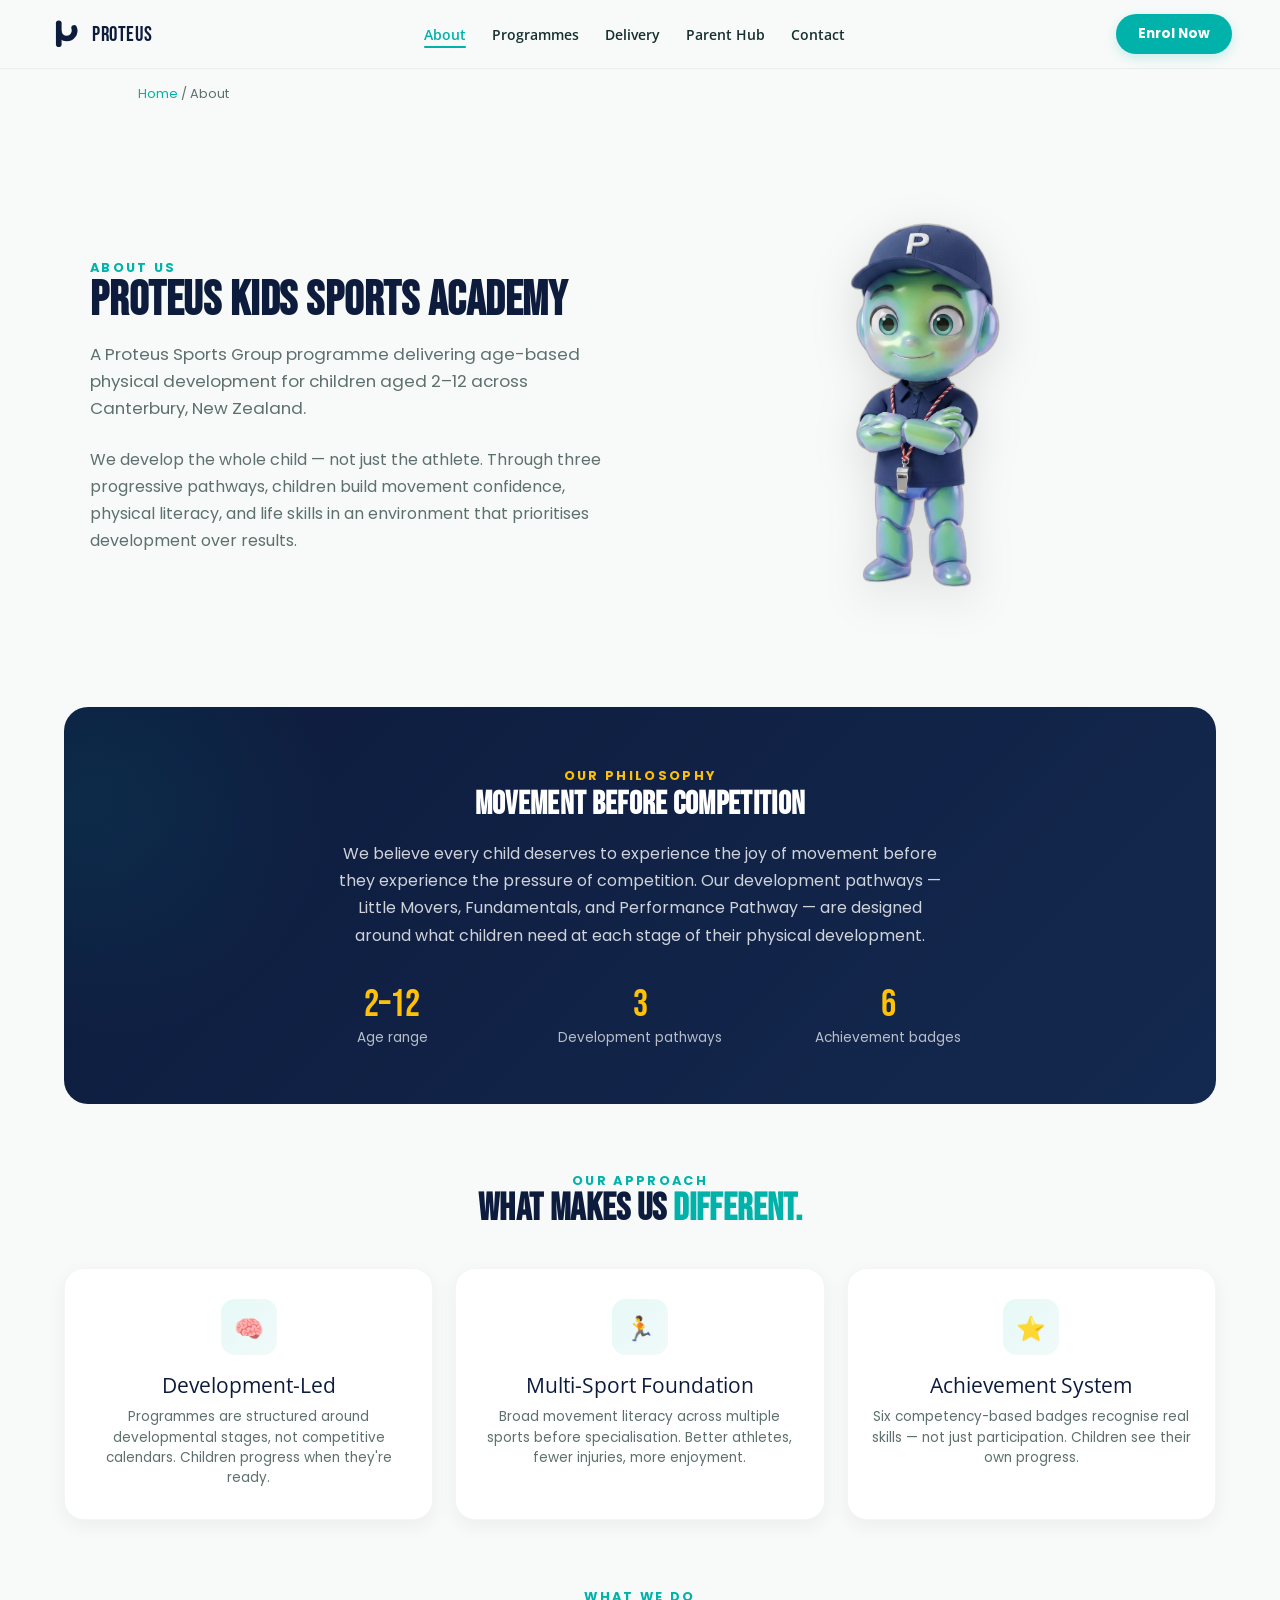
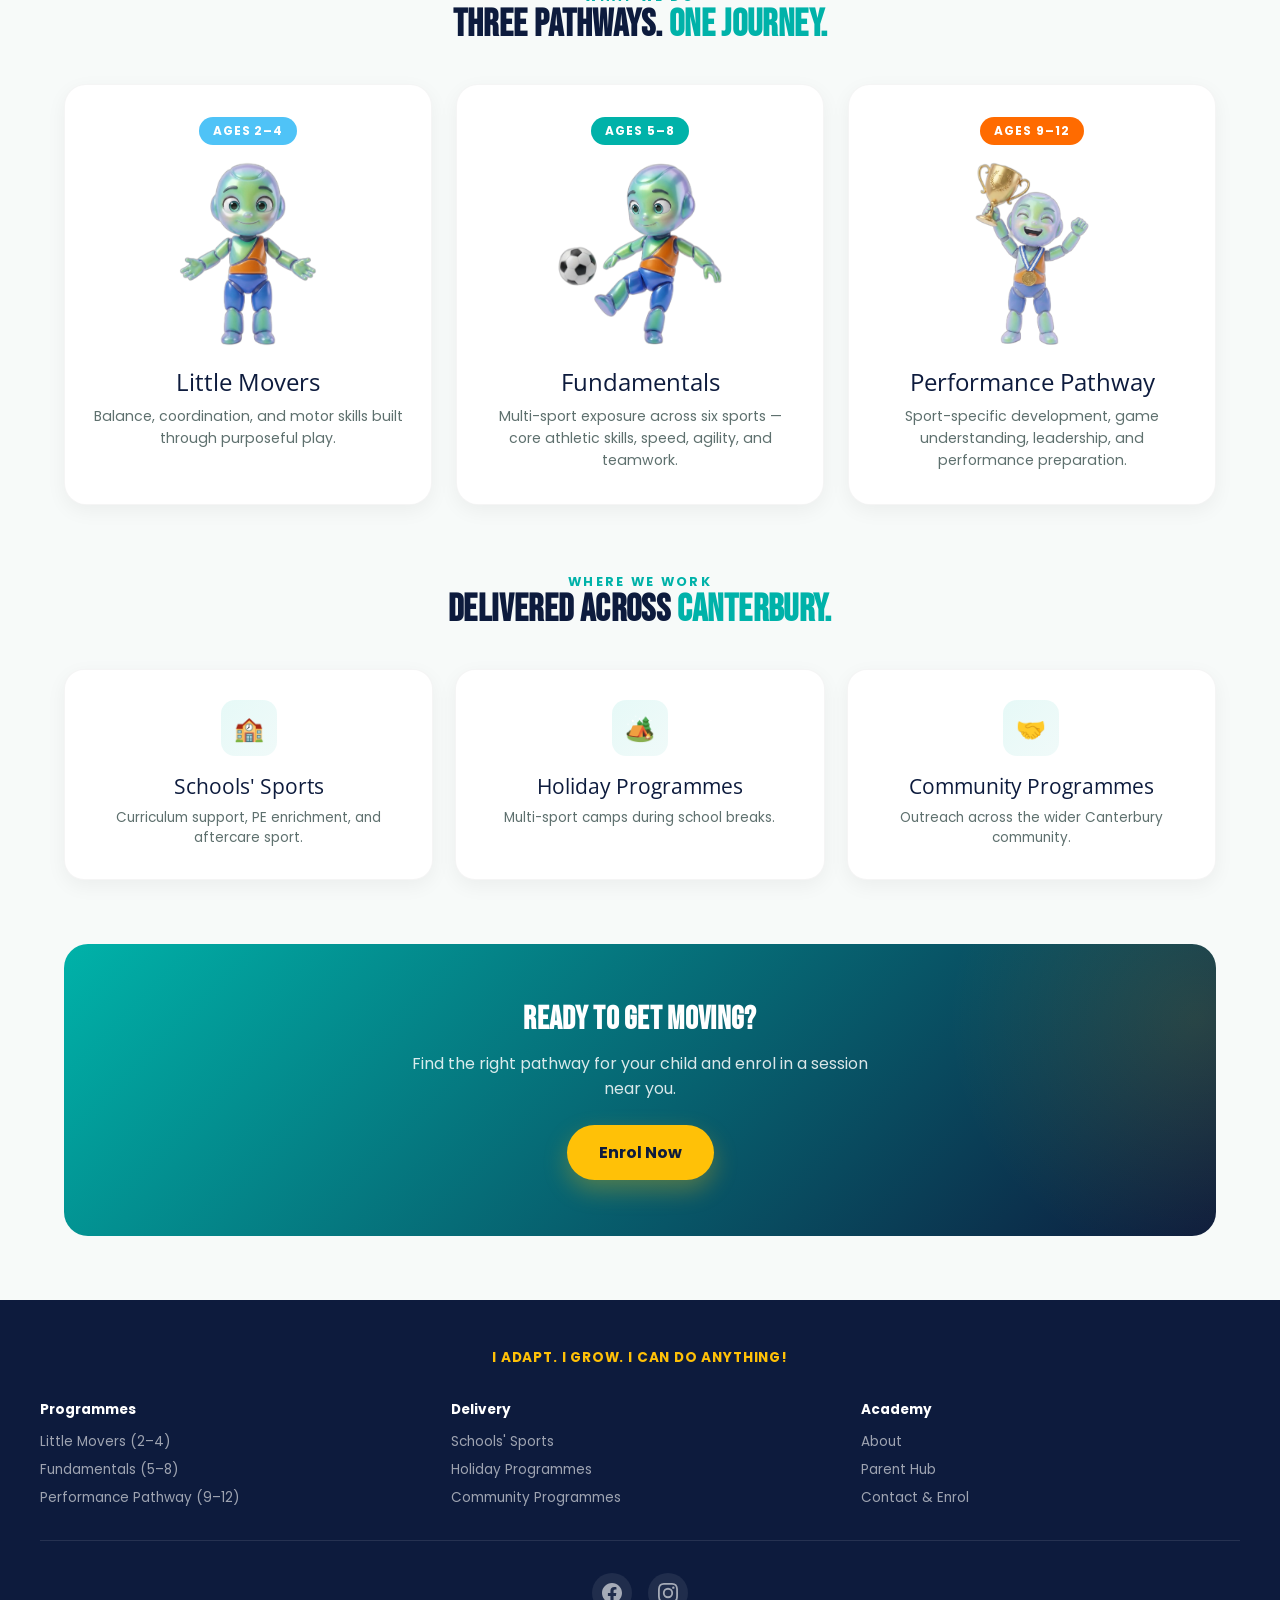
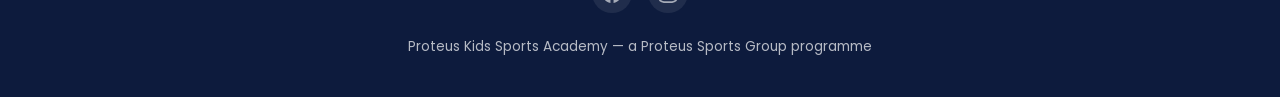
<file: about.html>
<!DOCTYPE html>
<html lang="en">
<head>
<meta charset="UTF-8" />
<meta name="viewport" content="width=device-width, initial-scale=1.0"/>
<title>About | Proteus Kids Sports Academy</title>
<meta name="description" content="Proteus Kids Sports Academy is a Proteus Sports Group programme delivering age-based physical development for children aged 2-12 across Canterbury, New Zealand.">
<link rel="icon" href="images/dynamic-p.svg" type="image/svg+xml">

<meta property="og:type" content="website">
<meta property="og:title" content="About | Proteus Kids Sports Academy">
<meta property="og:description" content="Age-based physical development for children aged 2-12 across Canterbury, New Zealand.">
<meta property="og:image" content="images/proto-coach.png">

<script type="application/ld+json">
{
  "@context": "https://schema.org",
  "@type": "SportsActivityLocation",
  "name": "Proteus Kids Sports Academy",
  "description": "Age-based physical development for children aged 2-12 across Canterbury, New Zealand.",
  "parentOrganization": {
    "@type": "Organization",
    "name": "Proteus Sports Group"
  },
  "address": {
    "@type": "PostalAddress",
    "addressRegion": "Canterbury",
    "addressCountry": "NZ"
  }
}
</script>
<script type="application/ld+json">
{
  "@context": "https://schema.org",
  "@type": "BreadcrumbList",
  "itemListElement": [
    {"@type": "ListItem", "position": 1, "name": "Home", "item": "index.html"},
    {"@type": "ListItem", "position": 2, "name": "About"}
  ]
}
</script>

<link rel="preconnect" href="https://fonts.googleapis.com">
<link href="https://fonts.googleapis.com/css2?family=Bebas+Neue&family=Poppins:wght@400;500;600;700;800&family=Open+Sans:wght@400;600&display=swap" rel="stylesheet">
<link rel="stylesheet" href="css/tokens.css">
<link rel="stylesheet" href="css/base.css">
<link rel="stylesheet" href="css/components.css">
</head>
<body>

<div class="scroll-progress"></div>
<a href="#main-content" class="skip-link">Skip to main content</a>

<nav class="nav" id="nav">
  <a href="index.html" class="nav-logo"><svg viewBox="0 0 1200 1200" width="34" height="34" aria-label="Proteus" role="img"><rect width="1200" height="1200" fill="none"/><g fill="none" stroke="#0D1B3D" stroke-width="200" stroke-linecap="round" stroke-linejoin="round"><line class="p-stem" x1="380" y1="220" x2="380" y2="960"/><path class="p-loop" d="M 923.1 384.2 A 280 280 0 1 1 840.0 265.5"/></g></svg><span class="word">PROTEUS</span></a>
  <button class="nav-toggle" aria-label="Open menu" aria-expanded="false">
    <span></span><span></span><span></span>
  </button>
  <div class="nav-links">
    <a href="about.html" aria-current="page">About</a>
    <a href="programmes/index.html">Programmes</a>
    <a href="index.html#deliver">Delivery</a>
    <a href="parent-hub.html">Parent Hub</a>
    <a href="contact.html">Contact</a>
  </div>
  <a href="contact.html" class="nav-cta">Enrol Now</a>
</nav>

<div class="breadcrumb">
  <a href="index.html">Home</a> / <span aria-current="page">About</span>
</div>

<main id="main-content">

  <section class="section">
    <div class="programme-hero" style="max-width:var(--max-width-narrow); margin:0 auto;">
      <div>
        <span class="eyebrow" style="color:var(--teal);">About Us</span>
        <h1 style="font-size:var(--text-6xl); color:var(--navy); line-height:1; margin-bottom:var(--space-4);">Proteus Kids Sports Academy</h1>
        <p class="programme-lede">A Proteus Sports Group programme delivering age-based physical development for children aged 2–12 across Canterbury, New Zealand.</p>
        <p style="font-family:var(--font-ui); color:var(--muted); line-height:1.7;">We develop the whole child — not just the athlete. Through three progressive pathways, children build movement confidence, physical literacy, and life skills in an environment that prioritises development over results.</p>
      </div>
      <div class="programme-hero-image">
        <img src="images/proto-coach.webp" alt="Proto in coaching pose" width="380" height="420" loading="eager">
      </div>
    </div>
  </section>

  <section class="section reveal" style="padding-top:0;">
    <div class="philosophy-card">
      <span class="eyebrow" style="color:var(--yellow)">Our Philosophy</span>
      <h2>Movement Before Competition</h2>
      <p style="font-family:var(--font-ui); color:rgba(255,255,255,0.8); max-width:620px; margin:0 auto; line-height:1.7;">We believe every child deserves to experience the joy of movement before they experience the pressure of competition. Our development pathways — Little Movers, Fundamentals, and Performance Pathway — are designed around what children need at each stage of their physical development.</p>
      <div style="display:grid; grid-template-columns:repeat(3,1fr); gap:var(--space-6); margin-top:var(--space-8); max-width:720px; margin-left:auto; margin-right:auto; text-align:center;">
        <div>
          <div style="font-family:var(--font-display); font-size:var(--text-5xl); color:var(--yellow);">2–12</div>
          <div style="font-family:var(--font-ui); font-size:var(--text-sm); color:rgba(255,255,255,0.7);">Age range</div>
        </div>
        <div>
          <div style="font-family:var(--font-display); font-size:var(--text-5xl); color:var(--yellow);">3</div>
          <div style="font-family:var(--font-ui); font-size:var(--text-sm); color:rgba(255,255,255,0.7);">Development pathways</div>
        </div>
        <div>
          <div style="font-family:var(--font-display); font-size:var(--text-5xl); color:var(--yellow);">6</div>
          <div style="font-family:var(--font-ui); font-size:var(--text-sm); color:rgba(255,255,255,0.7);">Achievement badges</div>
        </div>
      </div>
    </div>
  </section>

  <section class="section reveal" style="padding-top:0;">
    <div class="section-header">
      <span class="eyebrow">Our Approach</span>
      <h2 class="section-title">What makes us <span class="accent">different.</span></h2>
    </div>
    <div class="delivery-grid">
      <div class="delivery-card">
        <div class="delivery-icon">🧠</div>
        <div class="delivery-name">Development-Led</div>
        <div class="delivery-desc">Programmes are structured around developmental stages, not competitive calendars. Children progress when they're ready.</div>
      </div>
      <div class="delivery-card">
        <div class="delivery-icon">🏃</div>
        <div class="delivery-name">Multi-Sport Foundation</div>
        <div class="delivery-desc">Broad movement literacy across multiple sports before specialisation. Better athletes, fewer injuries, more enjoyment.</div>
      </div>
      <div class="delivery-card">
        <div class="delivery-icon">⭐</div>
        <div class="delivery-name">Achievement System</div>
        <div class="delivery-desc">Six competency-based badges recognise real skills — not just participation. Children see their own progress.</div>
      </div>
    </div>
  </section>

  <section class="section reveal" style="padding-top:0;">
    <div class="section-header">
      <span class="eyebrow">What We Do</span>
      <h2 class="section-title">Three pathways. <span class="accent">One journey.</span></h2>
    </div>
    <div class="pathway-grid">
      <a href="programmes/little-movers.html" class="pathway-card lm">
        <span class="pathway-age">AGES 2–4</span>
        <img src="images/proto-welcoming.webp" alt="Little Movers" width="190" height="210" loading="lazy"/>
        <div class="pathway-name">Little Movers</div>
        <div class="pathway-desc">Balance, coordination, and motor skills built through purposeful play.</div>
      </a>
      <a href="programmes/fundamentals.html" class="pathway-card fn">
        <span class="pathway-age">AGES 5–8</span>
        <img src="images/proto-soccer.webp" alt="Fundamentals" width="190" height="210" loading="lazy"/>
        <div class="pathway-name">Fundamentals</div>
        <div class="pathway-desc">Multi-sport exposure across six sports — core athletic skills, speed, agility, and teamwork.</div>
      </a>
      <a href="programmes/performance-pathway.html" class="pathway-card pp">
        <span class="pathway-age">AGES 9–12</span>
        <img src="images/proto-champion.webp" alt="Performance Pathway" width="190" height="210" loading="lazy"/>
        <div class="pathway-name">Performance Pathway</div>
        <div class="pathway-desc">Sport-specific development, game understanding, leadership, and performance preparation.</div>
      </a>
    </div>
  </section>

  <section class="section reveal" style="padding-top:0;">
    <div class="section-header">
      <span class="eyebrow">Where We Work</span>
      <h2 class="section-title">Delivered across <span class="accent">Canterbury.</span></h2>
    </div>
    <div class="delivery-grid">
      <a href="delivery/schools.html" class="delivery-card">
        <div class="delivery-icon">🏫</div>
        <div class="delivery-name">Schools' Sports</div>
        <div class="delivery-desc">Curriculum support, PE enrichment, and aftercare sport.</div>
      </a>
      <a href="delivery/holiday.html" class="delivery-card">
        <div class="delivery-icon">🏕️</div>
        <div class="delivery-name">Holiday Programmes</div>
        <div class="delivery-desc">Multi-sport camps during school breaks.</div>
      </a>
      <a href="delivery/community.html" class="delivery-card">
        <div class="delivery-icon">🤝</div>
        <div class="delivery-name">Community Programmes</div>
        <div class="delivery-desc">Outreach across the wider Canterbury community.</div>
      </a>
    </div>
  </section>

  <section class="section reveal" style="padding-top:0;">
    <div class="cta-band">
      <h2>Ready to get moving?</h2>
      <p>Find the right pathway for your child and enrol in a session near you.</p>
      <a href="contact.html" class="btn-primary">Enrol Now</a>
    </div>
  </section>

</main>

<footer class="site-footer">
  <div class="footer-inner">
    <div class="footer-tag">I ADAPT. I GROW. I CAN DO ANYTHING!</div>
    <nav class="footer-links" aria-label="Footer navigation">
      <div class="footer-col">
        <strong>Programmes</strong>
        <a href="programmes/little-movers.html">Little Movers (2–4)</a>
        <a href="programmes/fundamentals.html">Fundamentals (5–8)</a>
        <a href="programmes/performance-pathway.html">Performance Pathway (9–12)</a>
      </div>
      <div class="footer-col">
        <strong>Delivery</strong>
        <a href="delivery/schools.html">Schools' Sports</a>
        <a href="delivery/holiday.html">Holiday Programmes</a>
        <a href="delivery/community.html">Community Programmes</a>
      </div>
      <div class="footer-col">
        <strong>Academy</strong>
        <a href="about.html">About</a>
        <a href="parent-hub.html">Parent Hub</a>
        <a href="contact.html">Contact & Enrol</a>
      </div>
    </nav>
    <div class="footer-social">
      <a href="https://www.facebook.com/proteussportsgroup" aria-label="Facebook" target="_blank" rel="noopener"><svg viewBox="0 0 24 24" width="20" height="20" fill="currentColor"><path d="M24 12.073c0-6.627-5.373-12-12-12s-12 5.373-12 12c0 5.99 4.388 10.954 10.125 11.854v-8.385H7.078v-3.47h3.047V9.43c0-3.007 1.792-4.669 4.533-4.669 1.312 0 2.686.235 2.686.235v2.953H15.83c-1.491 0-1.956.925-1.956 1.874v2.25h3.328l-.532 3.47h-2.796v8.385C19.612 23.027 24 18.062 24 12.073z"/></svg></a>
      <a href="https://www.instagram.com/proteussportsgroup" aria-label="Instagram" target="_blank" rel="noopener"><svg viewBox="0 0 24 24" width="20" height="20" fill="currentColor"><path d="M12 2.163c3.204 0 3.584.012 4.85.07 3.252.148 4.771 1.691 4.919 4.919.058 1.265.069 1.645.069 4.849 0 3.205-.012 3.584-.069 4.849-.149 3.225-1.664 4.771-4.919 4.919-1.266.058-1.644.07-4.85.07-3.204 0-3.584-.012-4.849-.07-3.26-.149-4.771-1.699-4.919-4.92-.058-1.265-.07-1.644-.07-4.849 0-3.204.013-3.583.07-4.849.149-3.227 1.664-4.771 4.919-4.919 1.266-.057 1.645-.069 4.849-.069zM12 0C8.741 0 8.333.014 7.053.072 2.695.272.273 2.69.073 7.052.014 8.333 0 8.741 0 12c0 3.259.014 3.668.072 4.948.2 4.358 2.618 6.78 6.98 6.98C8.333 23.986 8.741 24 12 24c3.259 0 3.668-.014 4.948-.072 4.354-.2 6.782-2.618 6.979-6.98.059-1.28.073-1.689.073-4.948 0-3.259-.014-3.667-.072-4.947-.196-4.354-2.617-6.78-6.979-6.98C15.668.014 15.259 0 12 0zm0 5.838a6.162 6.162 0 100 12.324 6.162 6.162 0 000-12.324zM12 16a4 4 0 110-8 4 4 0 010 8zm6.406-11.845a1.44 1.44 0 100 2.881 1.44 1.44 0 000-2.881z"/></svg></a>
    </div>
    <div class="footer-bottom">Proteus Kids Sports Academy — a Proteus Sports Group programme</div>
  </div>
</footer>

<script src="js/main.js"></script>

<button class="back-to-top" aria-label="Back to top"><svg viewBox="0 0 24 24" fill="none" stroke="currentColor" stroke-width="2.5" stroke-linecap="round" stroke-linejoin="round"><polyline points="18 15 12 9 6 15"/></svg></button>

</body>
</html>
</file>
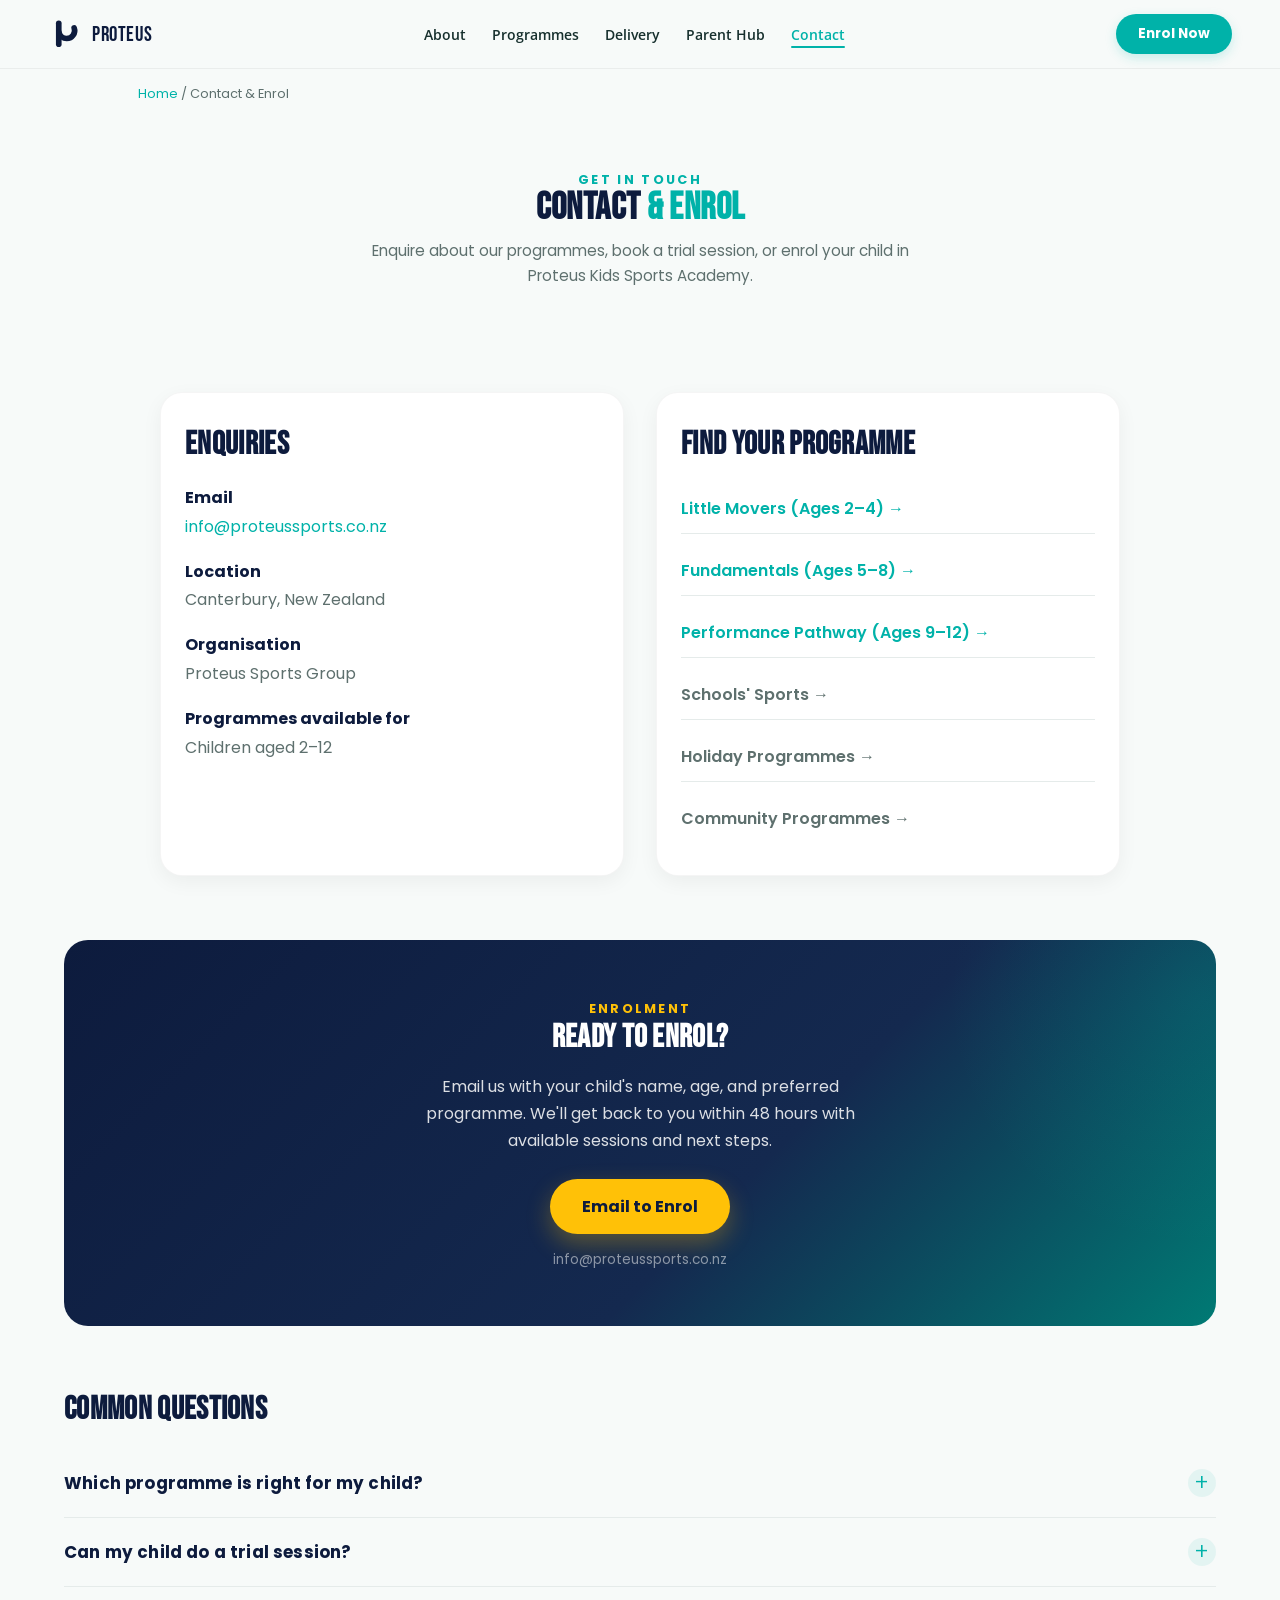
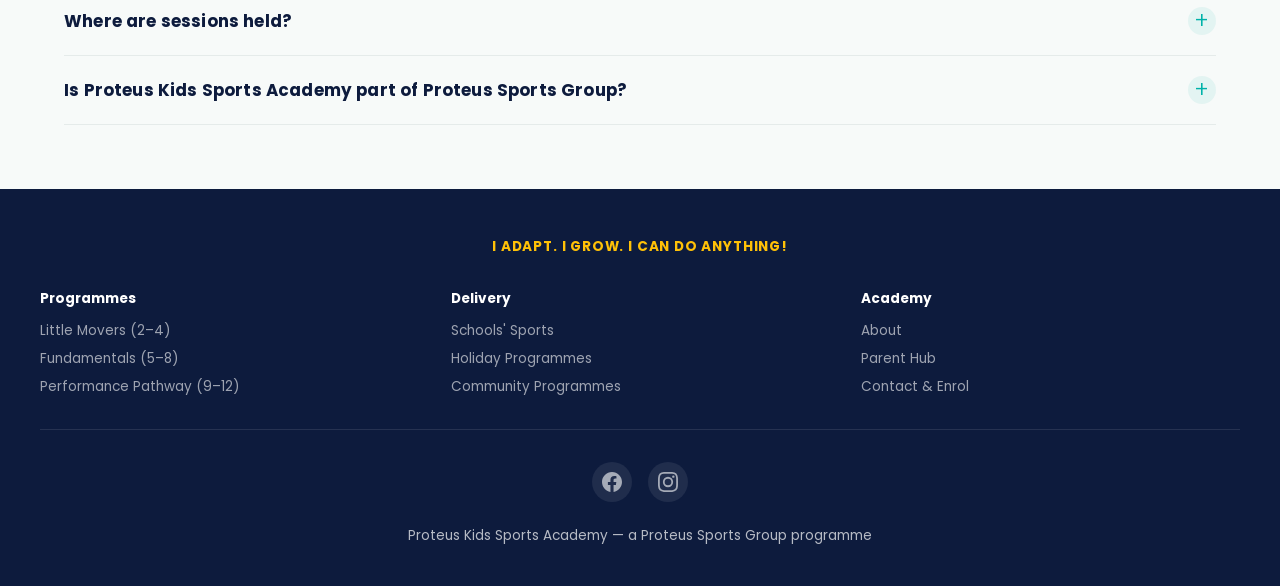
<file: contact.html>
<!DOCTYPE html>
<html lang="en">
<head>
<meta charset="UTF-8" />
<meta name="viewport" content="width=device-width, initial-scale=1.0"/>
<title>Contact & Enrol | Proteus Kids Sports Academy</title>
<meta name="description" content="Get in touch with Proteus Kids Sports Academy. Enquire about programmes, enrol your child, or find a session near you in Canterbury, New Zealand.">
<link rel="icon" href="images/dynamic-p.svg" type="image/svg+xml">

<meta property="og:type" content="website">
<meta property="og:title" content="Contact & Enrol | Proteus Kids Sports Academy">
<meta property="og:description" content="Enquire about programmes, enrol your child, or find a session near you.">

<script type="application/ld+json">
{
  "@context": "https://schema.org",
  "@type": "ContactPage",
  "name": "Contact Proteus Kids Sports Academy",
  "mainEntity": {
    "@type": "SportsActivityLocation",
    "name": "Proteus Kids Sports Academy",
    "email": "info@proteussports.co.nz",
    "address": {
      "@type": "PostalAddress",
      "addressRegion": "Canterbury",
      "addressCountry": "NZ"
    },
    "parentOrganization": {
      "@type": "Organization",
      "name": "Proteus Sports Group"
    }
  }
}
</script>
<script type="application/ld+json">
{
  "@context": "https://schema.org",
  "@type": "BreadcrumbList",
  "itemListElement": [
    {"@type": "ListItem", "position": 1, "name": "Home", "item": "index.html"},
    {"@type": "ListItem", "position": 2, "name": "Contact & Enrol"}
  ]
}
</script>

<link rel="preconnect" href="https://fonts.googleapis.com">
<link href="https://fonts.googleapis.com/css2?family=Bebas+Neue&family=Poppins:wght@400;500;600;700;800&family=Open+Sans:wght@400;600&display=swap" rel="stylesheet">
<link rel="stylesheet" href="css/tokens.css">
<link rel="stylesheet" href="css/base.css">
<link rel="stylesheet" href="css/components.css">
</head>
<body>

<div class="scroll-progress"></div>
<a href="#main-content" class="skip-link">Skip to main content</a>

<nav class="nav" id="nav">
  <a href="index.html" class="nav-logo"><svg viewBox="0 0 1200 1200" width="34" height="34" aria-label="Proteus" role="img"><rect width="1200" height="1200" fill="none"/><g fill="none" stroke="#0D1B3D" stroke-width="200" stroke-linecap="round" stroke-linejoin="round"><line class="p-stem" x1="380" y1="220" x2="380" y2="960"/><path class="p-loop" d="M 923.1 384.2 A 280 280 0 1 1 840.0 265.5"/></g></svg><span class="word">PROTEUS</span></a>
  <button class="nav-toggle" aria-label="Open menu" aria-expanded="false">
    <span></span><span></span><span></span>
  </button>
  <div class="nav-links">
    <a href="about.html">About</a>
    <a href="programmes/index.html">Programmes</a>
    <a href="index.html#deliver">Delivery</a>
    <a href="parent-hub.html">Parent Hub</a>
    <a href="contact.html" aria-current="page">Contact</a>
  </div>
  <a href="contact.html" class="nav-cta">Enrol Now</a>
</nav>

<div class="breadcrumb">
  <a href="index.html">Home</a> / <span aria-current="page">Contact & Enrol</span>
</div>

<main id="main-content">

  <section class="section">
    <div class="section-header">
      <span class="eyebrow">Get In Touch</span>
      <h1 class="section-title">Contact <span class="accent">& Enrol</span></h1>
      <p class="section-sub">Enquire about our programmes, book a trial session, or enrol your child in Proteus Kids Sports Academy.</p>
    </div>
  </section>

  <section class="section reveal" style="padding-top:0;">
    <div class="contact-grid">

      <div class="card">
        <h2 style="font-size:var(--text-4xl); color:var(--navy); margin-bottom:var(--space-5);">Enquiries</h2>
        <div style="font-family:var(--font-ui); color:var(--muted); line-height:1.8;">
          <p><strong style="color:var(--navy);">Email</strong><br>
          <a href="mailto:info@proteussports.co.nz" style="color:var(--teal); text-decoration:none;">info@proteussports.co.nz</a></p>
          <p style="margin-top:var(--space-4);"><strong style="color:var(--navy);">Location</strong><br>Canterbury, New Zealand</p>
          <p style="margin-top:var(--space-4);"><strong style="color:var(--navy);">Organisation</strong><br>Proteus Sports Group</p>
          <p style="margin-top:var(--space-4);"><strong style="color:var(--navy);">Programmes available for</strong><br>Children aged 2–12</p>
        </div>
      </div>

      <div class="card">
        <h2 style="font-size:var(--text-4xl); color:var(--navy); margin-bottom:var(--space-5);">Find Your Programme</h2>
        <div style="font-family:var(--font-ui); display:flex; flex-direction:column; gap:var(--space-3);">
          <a href="programmes/little-movers.html" style="color:var(--teal); text-decoration:none; font-weight:600; padding:var(--space-3) 0; border-bottom:1px solid #E5EBEA;">Little Movers (Ages 2–4) →</a>
          <a href="programmes/fundamentals.html" style="color:var(--teal); text-decoration:none; font-weight:600; padding:var(--space-3) 0; border-bottom:1px solid #E5EBEA;">Fundamentals (Ages 5–8) →</a>
          <a href="programmes/performance-pathway.html" style="color:var(--teal); text-decoration:none; font-weight:600; padding:var(--space-3) 0; border-bottom:1px solid #E5EBEA;">Performance Pathway (Ages 9–12) →</a>
          <a href="delivery/schools.html" style="color:var(--muted); text-decoration:none; font-weight:600; padding:var(--space-3) 0; border-bottom:1px solid #E5EBEA;">Schools' Sports →</a>
          <a href="delivery/holiday.html" style="color:var(--muted); text-decoration:none; font-weight:600; padding:var(--space-3) 0; border-bottom:1px solid #E5EBEA;">Holiday Programmes →</a>
          <a href="delivery/community.html" style="color:var(--muted); text-decoration:none; font-weight:600; padding:var(--space-3) 0;">Community Programmes →</a>
        </div>
      </div>

    </div>
  </section>

  <section class="section reveal" style="padding-top:0;">
    <div class="enrol-cta-card">
      <span class="eyebrow" style="color:var(--yellow);">Enrolment</span>
      <h2 style="font-size:var(--text-4xl); color:var(--white); margin-bottom:var(--space-4);">Ready to enrol?</h2>
      <p style="font-family:var(--font-ui); color:rgba(255,255,255,0.85); max-width:480px; margin:0 auto var(--space-6); line-height:1.7;">Email us with your child's name, age, and preferred programme. We'll get back to you within 48 hours with available sessions and next steps.</p>
      <a href="mailto:info@proteussports.co.nz?subject=Enrolment%20Enquiry%20-%20Proteus%20Kids%20Sports%20Academy" class="btn-primary" style="font-size:1rem;">Email to Enrol</a>
      <p style="font-family:var(--font-ui); font-size:var(--text-sm); color:rgba(255,255,255,0.5); margin-top:var(--space-4);">info@proteussports.co.nz</p>
    </div>
  </section>

  <section class="section reveal" style="padding-top:0;">
    <h2 style="font-family:var(--font-display); font-size:var(--text-4xl); color:var(--navy); margin-bottom:var(--space-5);">Common questions</h2>
    <div class="faq-item">
      <h3>Which programme is right for my child?</h3>
      <div class="faq-answer"><p>Children are placed by age: 2–4 in Little Movers, 5–8 in Fundamentals, 9–12 in Performance Pathway. If you're unsure, email us and we'll help you find the right fit.</p></div>
    </div>
    <div class="faq-item">
      <h3>Can my child do a trial session?</h3>
      <div class="faq-answer"><p>Yes. Contact us to arrange a trial session at a venue near you. Trial availability depends on the programme and current capacity.</p></div>
    </div>
    <div class="faq-item">
      <h3>Where are sessions held?</h3>
      <div class="faq-answer"><p>Sessions run at schools, community venues, and sports grounds across Canterbury. Specific locations vary by programme and term.</p></div>
    </div>
    <div class="faq-item">
      <h3>Is Proteus Kids Sports Academy part of Proteus Sports Group?</h3>
      <div class="faq-answer"><p>Yes. Proteus Kids Sports Academy is the children's development arm of Proteus Sports Group, focused specifically on age-based physical development for 2–12 year olds.</p></div>
    </div>
  </section>

</main>

<footer class="site-footer">
  <div class="footer-inner">
    <div class="footer-tag">I ADAPT. I GROW. I CAN DO ANYTHING!</div>
    <nav class="footer-links" aria-label="Footer navigation">
      <div class="footer-col">
        <strong>Programmes</strong>
        <a href="programmes/little-movers.html">Little Movers (2–4)</a>
        <a href="programmes/fundamentals.html">Fundamentals (5–8)</a>
        <a href="programmes/performance-pathway.html">Performance Pathway (9–12)</a>
      </div>
      <div class="footer-col">
        <strong>Delivery</strong>
        <a href="delivery/schools.html">Schools' Sports</a>
        <a href="delivery/holiday.html">Holiday Programmes</a>
        <a href="delivery/community.html">Community Programmes</a>
      </div>
      <div class="footer-col">
        <strong>Academy</strong>
        <a href="about.html">About</a>
        <a href="parent-hub.html">Parent Hub</a>
        <a href="contact.html">Contact & Enrol</a>
      </div>
    </nav>
    <div class="footer-social">
      <a href="https://www.facebook.com/proteussportsgroup" aria-label="Facebook" target="_blank" rel="noopener"><svg viewBox="0 0 24 24" width="20" height="20" fill="currentColor"><path d="M24 12.073c0-6.627-5.373-12-12-12s-12 5.373-12 12c0 5.99 4.388 10.954 10.125 11.854v-8.385H7.078v-3.47h3.047V9.43c0-3.007 1.792-4.669 4.533-4.669 1.312 0 2.686.235 2.686.235v2.953H15.83c-1.491 0-1.956.925-1.956 1.874v2.25h3.328l-.532 3.47h-2.796v8.385C19.612 23.027 24 18.062 24 12.073z"/></svg></a>
      <a href="https://www.instagram.com/proteussportsgroup" aria-label="Instagram" target="_blank" rel="noopener"><svg viewBox="0 0 24 24" width="20" height="20" fill="currentColor"><path d="M12 2.163c3.204 0 3.584.012 4.85.07 3.252.148 4.771 1.691 4.919 4.919.058 1.265.069 1.645.069 4.849 0 3.205-.012 3.584-.069 4.849-.149 3.225-1.664 4.771-4.919 4.919-1.266.058-1.644.07-4.85.07-3.204 0-3.584-.012-4.849-.07-3.26-.149-4.771-1.699-4.919-4.92-.058-1.265-.07-1.644-.07-4.849 0-3.204.013-3.583.07-4.849.149-3.227 1.664-4.771 4.919-4.919 1.266-.057 1.645-.069 4.849-.069zM12 0C8.741 0 8.333.014 7.053.072 2.695.272.273 2.69.073 7.052.014 8.333 0 8.741 0 12c0 3.259.014 3.668.072 4.948.2 4.358 2.618 6.78 6.98 6.98C8.333 23.986 8.741 24 12 24c3.259 0 3.668-.014 4.948-.072 4.354-.2 6.782-2.618 6.979-6.98.059-1.28.073-1.689.073-4.948 0-3.259-.014-3.667-.072-4.947-.196-4.354-2.617-6.78-6.979-6.98C15.668.014 15.259 0 12 0zm0 5.838a6.162 6.162 0 100 12.324 6.162 6.162 0 000-12.324zM12 16a4 4 0 110-8 4 4 0 010 8zm6.406-11.845a1.44 1.44 0 100 2.881 1.44 1.44 0 000-2.881z"/></svg></a>
    </div>
    <div class="footer-bottom">Proteus Kids Sports Academy — a Proteus Sports Group programme</div>
  </div>
</footer>

<script src="js/main.js"></script>

<button class="back-to-top" aria-label="Back to top"><svg viewBox="0 0 24 24" fill="none" stroke="currentColor" stroke-width="2.5" stroke-linecap="round" stroke-linejoin="round"><polyline points="18 15 12 9 6 15"/></svg></button>

</body>
</html>
</file>
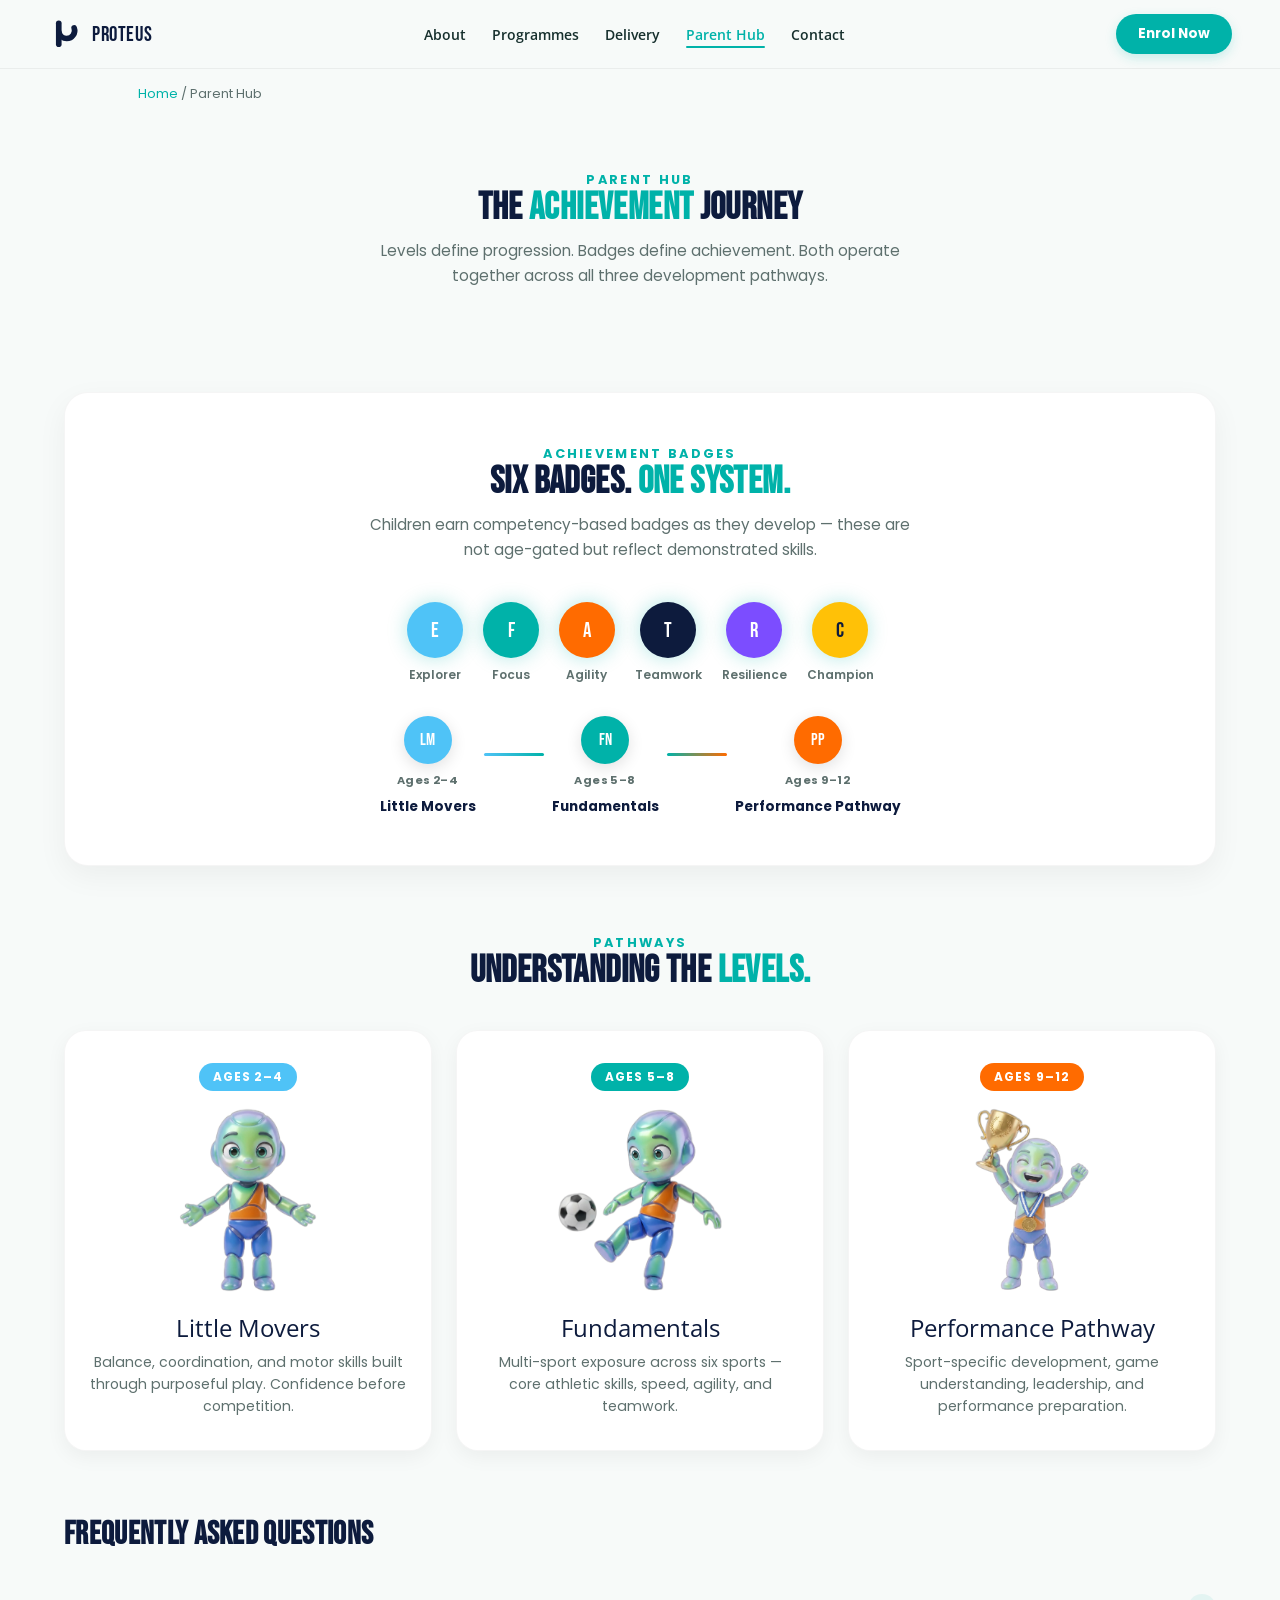
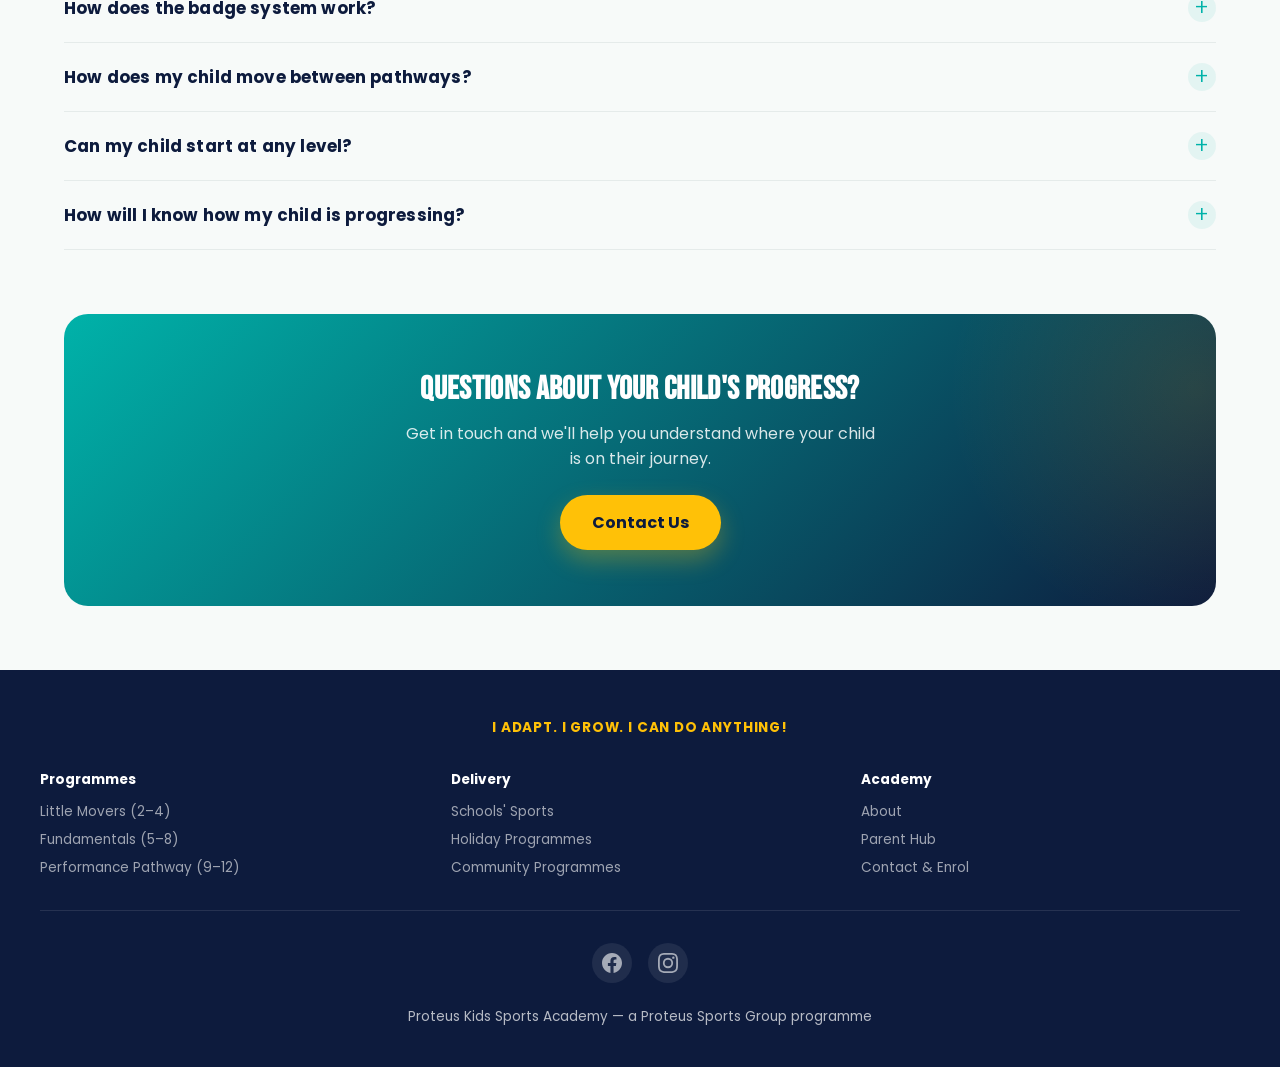
<file: parent-hub.html>
<!DOCTYPE html>
<html lang="en">
<head>
<meta charset="UTF-8" />
<meta name="viewport" content="width=device-width, initial-scale=1.0"/>
<title>Parent Hub | Proteus Kids Sports Academy</title>
<meta name="description" content="Track your child's progress through the Proteus achievement system — Explorer, Focus, Agility, Teamwork, Resilience, and Champion badges across Little Movers, Fundamentals, and Performance Pathway.">
<link rel="icon" href="images/dynamic-p.svg" type="image/svg+xml">

<meta property="og:type" content="website">
<meta property="og:title" content="Parent Hub | Proteus Kids Sports Academy">
<meta property="og:description" content="Track your child's progress through the Proteus achievement system.">

<script type="application/ld+json">
{
  "@context": "https://schema.org",
  "@type": "BreadcrumbList",
  "itemListElement": [
    {"@type": "ListItem", "position": 1, "name": "Home", "item": "index.html"},
    {"@type": "ListItem", "position": 2, "name": "Parent Hub"}
  ]
}
</script>

<link rel="preconnect" href="https://fonts.googleapis.com">
<link href="https://fonts.googleapis.com/css2?family=Bebas+Neue&family=Poppins:wght@400;500;600;700;800&family=Open+Sans:wght@400;600&display=swap" rel="stylesheet">
<link rel="stylesheet" href="css/tokens.css">
<link rel="stylesheet" href="css/base.css">
<link rel="stylesheet" href="css/components.css">
</head>
<body>

<div class="scroll-progress"></div>
<a href="#main-content" class="skip-link">Skip to main content</a>

<nav class="nav" id="nav">
  <a href="index.html" class="nav-logo"><svg viewBox="0 0 1200 1200" width="34" height="34" aria-label="Proteus" role="img"><rect width="1200" height="1200" fill="none"/><g fill="none" stroke="#0D1B3D" stroke-width="200" stroke-linecap="round" stroke-linejoin="round"><line class="p-stem" x1="380" y1="220" x2="380" y2="960"/><path class="p-loop" d="M 923.1 384.2 A 280 280 0 1 1 840.0 265.5"/></g></svg><span class="word">PROTEUS</span></a>
  <button class="nav-toggle" aria-label="Open menu" aria-expanded="false">
    <span></span><span></span><span></span>
  </button>
  <div class="nav-links">
    <a href="about.html">About</a>
    <a href="programmes/index.html">Programmes</a>
    <a href="index.html#deliver">Delivery</a>
    <a href="parent-hub.html" aria-current="page">Parent Hub</a>
    <a href="contact.html">Contact</a>
  </div>
  <a href="contact.html" class="nav-cta">Enrol Now</a>
</nav>

<div class="breadcrumb">
  <a href="index.html">Home</a> / <span aria-current="page">Parent Hub</span>
</div>

<main id="main-content">

  <section class="section">
    <div class="section-header">
      <span class="eyebrow">Parent Hub</span>
      <h1 class="section-title">The <span class="accent">Achievement</span> Journey</h1>
      <p class="section-sub">Levels define progression. Badges define achievement. Both operate together across all three development pathways.</p>
    </div>
  </section>

  <section class="section reveal" style="padding-top:0;">
    <div class="achieve-card">
      <div class="section-header">
        <span class="eyebrow">Achievement Badges</span>
        <h2 class="section-title">Six badges. <span class="accent">One system.</span></h2>
        <p class="section-sub">Children earn competency-based badges as they develop — these are not age-gated but reflect demonstrated skills.</p>
      </div>
      <div class="badge-row">
        <div class="badge-chip"><div class="badge-icon">E</div><div class="badge-label">Explorer</div></div>
        <div class="badge-chip"><div class="badge-icon">F</div><div class="badge-label">Focus</div></div>
        <div class="badge-chip"><div class="badge-icon">A</div><div class="badge-label">Agility</div></div>
        <div class="badge-chip"><div class="badge-icon">T</div><div class="badge-label">Teamwork</div></div>
        <div class="badge-chip"><div class="badge-icon">R</div><div class="badge-label">Resilience</div></div>
        <div class="badge-chip"><div class="badge-icon">C</div><div class="badge-label">Champion</div></div>
      </div>
      <div class="journey-timeline">
        <div class="journey-node">
          <div class="journey-dot journey-dot--sky">LM</div>
          <div class="journey-age-label">Ages 2–4</div>
          <div class="journey-name-label">Little Movers</div>
        </div>
        <div class="journey-connector"></div>
        <div class="journey-node">
          <div class="journey-dot journey-dot--teal">FN</div>
          <div class="journey-age-label">Ages 5–8</div>
          <div class="journey-name-label">Fundamentals</div>
        </div>
        <div class="journey-connector journey-connector--2"></div>
        <div class="journey-node">
          <div class="journey-dot journey-dot--orange">PP</div>
          <div class="journey-age-label">Ages 9–12</div>
          <div class="journey-name-label">Performance Pathway</div>
        </div>
      </div>
    </div>
  </section>

  <section class="section reveal" style="padding-top:0;">
    <div class="section-header">
      <span class="eyebrow">Pathways</span>
      <h2 class="section-title">Understanding the <span class="accent">levels.</span></h2>
    </div>
    <div class="pathway-grid">
      <a href="programmes/little-movers.html" class="pathway-card lm" style="text-decoration:none;">
        <span class="pathway-age">AGES 2–4</span>
        <img src="images/proto-welcoming.webp" alt="Little Movers" width="190" height="210" loading="lazy"/>
        <div class="pathway-name">Little Movers</div>
        <div class="pathway-desc">Balance, coordination, and motor skills built through purposeful play. Confidence before competition.</div>
      </a>
      <a href="programmes/fundamentals.html" class="pathway-card fn" style="text-decoration:none;">
        <span class="pathway-age">AGES 5–8</span>
        <img src="images/proto-soccer.webp" alt="Fundamentals" width="190" height="210" loading="lazy"/>
        <div class="pathway-name">Fundamentals</div>
        <div class="pathway-desc">Multi-sport exposure across six sports — core athletic skills, speed, agility, and teamwork.</div>
      </a>
      <a href="programmes/performance-pathway.html" class="pathway-card pp" style="text-decoration:none;">
        <span class="pathway-age">AGES 9–12</span>
        <img src="images/proto-champion.webp" alt="Performance Pathway" width="190" height="210" loading="lazy"/>
        <div class="pathway-name">Performance Pathway</div>
        <div class="pathway-desc">Sport-specific development, game understanding, leadership, and performance preparation.</div>
      </a>
    </div>
  </section>

  <section class="section reveal" style="padding-top:0;">
    <h2 style="font-family:var(--font-display); font-size:var(--text-4xl); color:var(--navy); margin-bottom:var(--space-5);">Frequently asked questions</h2>
    <div class="faq-item">
      <h3>How does the badge system work?</h3>
      <div class="faq-answer"><p>Children earn competency-based Achievement Badges (Explorer, Focus, Agility, Teamwork, Resilience, Champion) by demonstrating specific skills during sessions. Badges are earned through demonstrated ability, not time served.</p></div>
    </div>
    <div class="faq-item">
      <h3>How does my child move between pathways?</h3>
      <div class="faq-answer"><p>Children progress from Little Movers to Fundamentals to Performance Pathway based on age and developmental readiness. Badge progress carries across pathways.</p></div>
    </div>
    <div class="faq-item">
      <h3>Can my child start at any level?</h3>
      <div class="faq-answer"><p>Children are placed in pathways by age: 2–4 in Little Movers, 5–8 in Fundamentals, 9–12 in Performance Pathway. Within each pathway, all children start earning badges from Explorer regardless of prior experience.</p></div>
    </div>
    <div class="faq-item">
      <h3>How will I know how my child is progressing?</h3>
      <div class="faq-answer"><p>Coaches provide regular feedback during and after sessions. Badge achievements are communicated directly to parents as children reach each milestone. A digital progress tracking system is in development — more details will be shared once available.</p></div>
    </div>
  </section>

  <section class="section reveal" style="padding-top:0;">
    <div class="cta-band">
      <h2>Questions about your child's progress?</h2>
      <p>Get in touch and we'll help you understand where your child is on their journey.</p>
      <a href="contact.html" class="btn-primary">Contact Us</a>
    </div>
  </section>

</main>

<footer class="site-footer">
  <div class="footer-inner">
    <div class="footer-tag">I ADAPT. I GROW. I CAN DO ANYTHING!</div>
    <nav class="footer-links" aria-label="Footer navigation">
      <div class="footer-col">
        <strong>Programmes</strong>
        <a href="programmes/little-movers.html">Little Movers (2–4)</a>
        <a href="programmes/fundamentals.html">Fundamentals (5–8)</a>
        <a href="programmes/performance-pathway.html">Performance Pathway (9–12)</a>
      </div>
      <div class="footer-col">
        <strong>Delivery</strong>
        <a href="delivery/schools.html">Schools' Sports</a>
        <a href="delivery/holiday.html">Holiday Programmes</a>
        <a href="delivery/community.html">Community Programmes</a>
      </div>
      <div class="footer-col">
        <strong>Academy</strong>
        <a href="about.html">About</a>
        <a href="parent-hub.html">Parent Hub</a>
        <a href="contact.html">Contact & Enrol</a>
      </div>
    </nav>
    <div class="footer-social">
      <a href="https://www.facebook.com/proteussportsgroup" aria-label="Facebook" target="_blank" rel="noopener"><svg viewBox="0 0 24 24" width="20" height="20" fill="currentColor"><path d="M24 12.073c0-6.627-5.373-12-12-12s-12 5.373-12 12c0 5.99 4.388 10.954 10.125 11.854v-8.385H7.078v-3.47h3.047V9.43c0-3.007 1.792-4.669 4.533-4.669 1.312 0 2.686.235 2.686.235v2.953H15.83c-1.491 0-1.956.925-1.956 1.874v2.25h3.328l-.532 3.47h-2.796v8.385C19.612 23.027 24 18.062 24 12.073z"/></svg></a>
      <a href="https://www.instagram.com/proteussportsgroup" aria-label="Instagram" target="_blank" rel="noopener"><svg viewBox="0 0 24 24" width="20" height="20" fill="currentColor"><path d="M12 2.163c3.204 0 3.584.012 4.85.07 3.252.148 4.771 1.691 4.919 4.919.058 1.265.069 1.645.069 4.849 0 3.205-.012 3.584-.069 4.849-.149 3.225-1.664 4.771-4.919 4.919-1.266.058-1.644.07-4.85.07-3.204 0-3.584-.012-4.849-.07-3.26-.149-4.771-1.699-4.919-4.92-.058-1.265-.07-1.644-.07-4.849 0-3.204.013-3.583.07-4.849.149-3.227 1.664-4.771 4.919-4.919 1.266-.057 1.645-.069 4.849-.069zM12 0C8.741 0 8.333.014 7.053.072 2.695.272.273 2.69.073 7.052.014 8.333 0 8.741 0 12c0 3.259.014 3.668.072 4.948.2 4.358 2.618 6.78 6.98 6.98C8.333 23.986 8.741 24 12 24c3.259 0 3.668-.014 4.948-.072 4.354-.2 6.782-2.618 6.979-6.98.059-1.28.073-1.689.073-4.948 0-3.259-.014-3.667-.072-4.947-.196-4.354-2.617-6.78-6.979-6.98C15.668.014 15.259 0 12 0zm0 5.838a6.162 6.162 0 100 12.324 6.162 6.162 0 000-12.324zM12 16a4 4 0 110-8 4 4 0 010 8zm6.406-11.845a1.44 1.44 0 100 2.881 1.44 1.44 0 000-2.881z"/></svg></a>
    </div>
    <div class="footer-bottom">Proteus Kids Sports Academy — a Proteus Sports Group programme</div>
  </div>
</footer>

<script src="js/main.js"></script>

<button class="back-to-top" aria-label="Back to top"><svg viewBox="0 0 24 24" fill="none" stroke="currentColor" stroke-width="2.5" stroke-linecap="round" stroke-linejoin="round"><polyline points="18 15 12 9 6 15"/></svg></button>

</body>
</html>
</file>
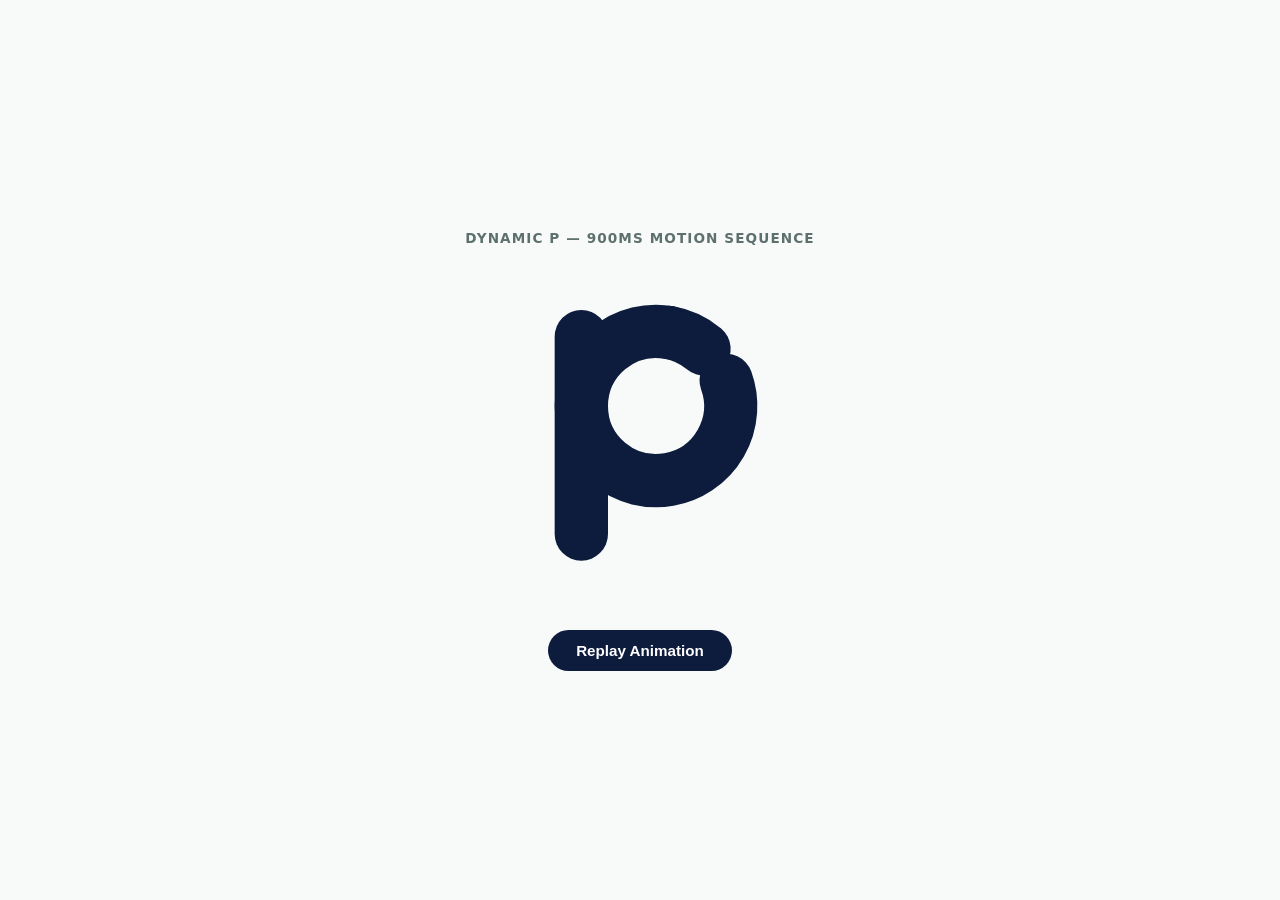
<file: proteus-dynamic-p-motion.html>
<!DOCTYPE html>
<html lang="en">
<head>
<meta charset="UTF-8" />
<meta name="viewport" content="width=device-width, initial-scale=1.0"/>
<title>Proteus Dynamic P — Motion System v1.0</title>
<style>
  :root {
    --proteus-navy: #0D1B3D;
    --ease-anchor: cubic-bezier(0.2, 0.0, 0.0, 1.0);
    --ease-flow: cubic-bezier(0.16, 1.0, 0.3, 1.0);
  }

  * { box-sizing: border-box; margin: 0; padding: 0; }

  body {
    min-height: 100vh;
    display: flex;
    flex-direction: column;
    align-items: center;
    justify-content: center;
    gap: 32px;
    background: #F7FAF9;
    font-family: system-ui, sans-serif;
  }

  .stage {
    width: 320px;
    height: 320px;
  }

  .proteus-path {
    fill: none;
    stroke: var(--proteus-navy);
    stroke-width: 200px;
    stroke-linecap: round;
    stroke-linejoin: round;
  }

  /* Stage 1: Foundation — stem draws 0-200ms. Length = 740 (exact: |960-220|) */
  .p-stem {
    stroke-dasharray: 740;
    stroke-dashoffset: 740;
    animation: draw 200ms var(--ease-anchor) 0ms forwards;
  }

  /* Stage 2: Transformation — main loop draws 200-600ms. Length = 1466.1 (280 * 300deg in rad) */
  .p-loop {
    stroke-dasharray: 1466.1;
    stroke-dashoffset: 1466.1;
    animation: draw 400ms var(--ease-flow) 200ms forwards;
  }

  /* Stage 3: Potential — aperture terminal draws 600-900ms. Length = 146.6 (280 * 30deg in rad) */
  .p-aperture {
    stroke-dasharray: 146.6;
    stroke-dashoffset: 146.6;
    animation: draw 300ms var(--ease-flow) 600ms forwards;
  }

  @keyframes draw {
    to { stroke-dashoffset: 0; }
  }

  @media (prefers-reduced-motion: reduce) {
    .p-stem, .p-loop, .p-aperture {
      animation: none !important;
      stroke-dashoffset: 0 !important;
    }
  }

  .replay-btn {
    background: var(--proteus-navy);
    color: #fff;
    border: none;
    padding: 12px 28px;
    border-radius: 50px;
    font-weight: 600;
    font-size: 0.95rem;
    cursor: pointer;
  }

  .label {
    font-size: 0.85rem;
    color: #5E706E;
    letter-spacing: 0.08em;
    text-transform: uppercase;
    font-weight: 600;
  }
</style>
</head>
<body>

  <span class="label">Dynamic P — 900ms Motion Sequence</span>

  <svg class="stage" viewBox="0 0 1200 1200" id="protoSvg">
    <line class="proteus-path p-stem" x1="380" y1="220" x2="380" y2="960"/>
    <path class="proteus-path p-loop" d="M 923.11 384.23 A 280 280 0 1 1 708.62 204.25"/>
    <path class="proteus-path p-aperture" d="M 708.62 204.25 A 280 280 0 0 1 839.98 265.51"/>
  </svg>

  <button class="replay-btn" id="replayBtn">Replay Animation</button>

  <script>
    const btn = document.getElementById('replayBtn');
    btn.addEventListener('click', () => {
      const oldSvg = document.getElementById('protoSvg');
      const newSvg = oldSvg.cloneNode(true);
      newSvg.id = 'protoSvg';
      oldSvg.parentNode.replaceChild(newSvg, oldSvg);
    });
  </script>

</body>
</html>
</file>
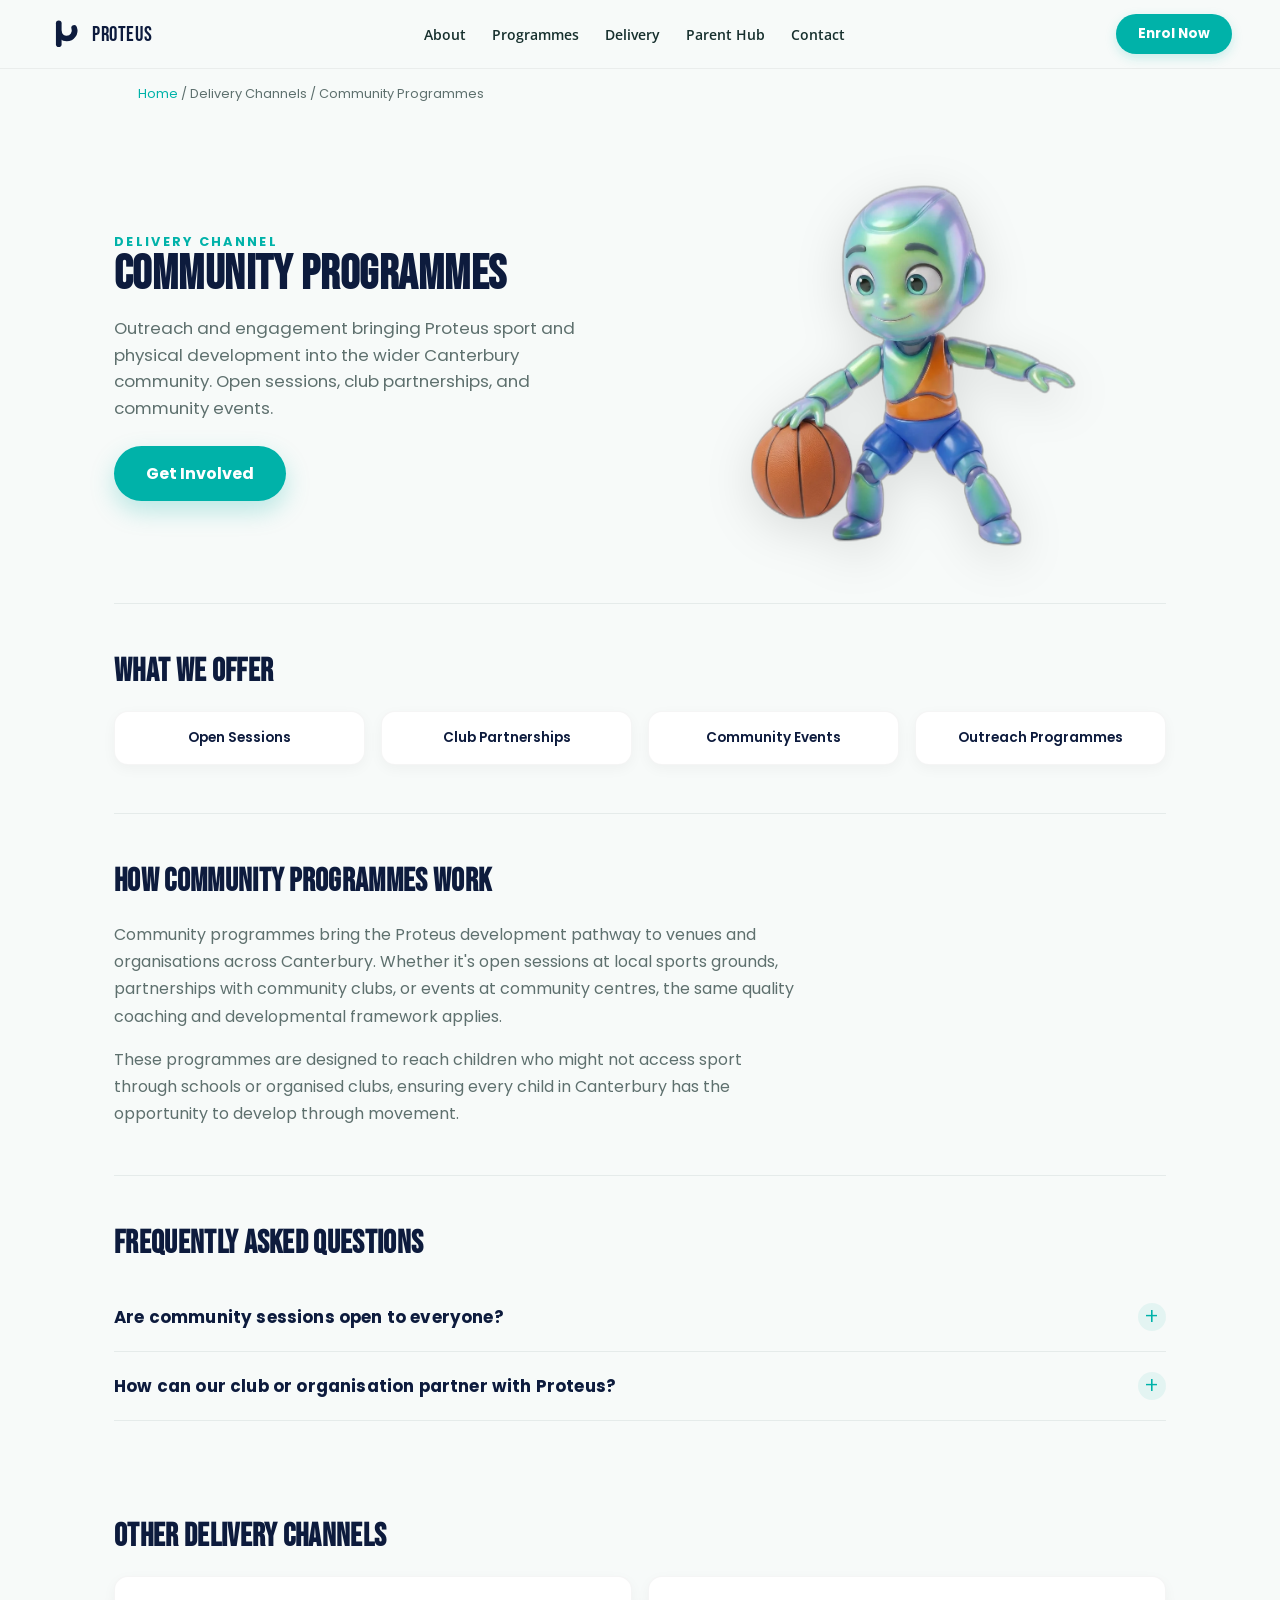
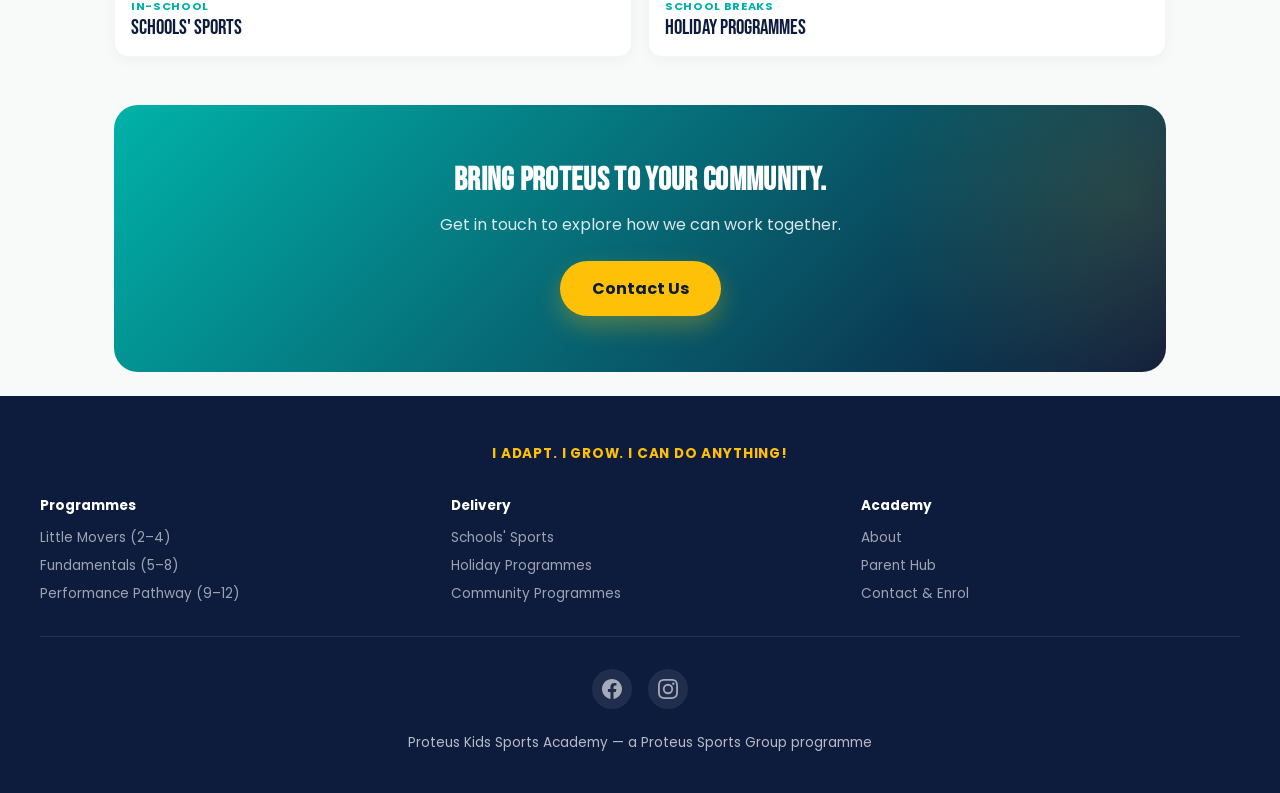
<file: delivery/community.html>
<!DOCTYPE html>
<html lang="en">
<head>
<meta charset="UTF-8" />
<meta name="viewport" content="width=device-width, initial-scale=1.0"/>
<title>Community Programmes | Proteus Kids Sports Academy</title>
<meta name="description" content="Proteus Kids Sports Academy community outreach and engagement programmes across Canterbury, New Zealand. Bringing sport and physical development to the wider community.">
<link rel="icon" href="../images/dynamic-p.svg" type="image/svg+xml">

<meta property="og:type" content="website">
<meta property="og:title" content="Community Programmes | Proteus Kids Sports Academy">
<meta property="og:description" content="Community outreach and engagement bringing Proteus sport programmes across Canterbury.">

<script type="application/ld+json">
{
  "@context": "https://schema.org",
  "@type": "BreadcrumbList",
  "itemListElement": [
    {"@type": "ListItem", "position": 1, "name": "Home", "item": "../index.html"},
    {"@type": "ListItem", "position": 2, "name": "Delivery Channels"},
    {"@type": "ListItem", "position": 3, "name": "Community Programmes"}
  ]
}
</script>

<link rel="preconnect" href="https://fonts.googleapis.com">
<link href="https://fonts.googleapis.com/css2?family=Bebas+Neue&family=Poppins:wght@400;500;600;700;800&family=Open+Sans:wght@400;600&display=swap" rel="stylesheet">
<link rel="stylesheet" href="../css/tokens.css">
<link rel="stylesheet" href="../css/base.css">
<link rel="stylesheet" href="../css/components.css">
</head>
<body>

<div class="scroll-progress"></div>
<a href="#main-content" class="skip-link">Skip to main content</a>

<nav class="nav" id="nav">
  <a href="../index.html" class="nav-logo"><svg viewBox="0 0 1200 1200" width="34" height="34" aria-label="Proteus" role="img"><rect width="1200" height="1200" fill="none"/><g fill="none" stroke="#0D1B3D" stroke-width="200" stroke-linecap="round" stroke-linejoin="round"><line class="p-stem" x1="380" y1="220" x2="380" y2="960"/><path class="p-loop" d="M 923.1 384.2 A 280 280 0 1 1 840.0 265.5"/></g></svg><span class="word">PROTEUS</span></a>
  <button class="nav-toggle" aria-label="Open menu" aria-expanded="false">
    <span></span><span></span><span></span>
  </button>
  <div class="nav-links">
    <a href="../about.html">About</a>
    <a href="../programmes/index.html">Programmes</a>
    <a href="../index.html#deliver">Delivery</a>
    <a href="../parent-hub.html">Parent Hub</a>
    <a href="../contact.html">Contact</a>
  </div>
  <a href="../contact.html" class="nav-cta">Enrol Now</a>
</nav>

<div class="breadcrumb">
  <a href="../index.html">Home</a> / Delivery Channels / <span aria-current="page">Community Programmes</span>
</div>

<main id="main-content" style="max-width:var(--max-width-narrow); margin:0 auto; padding:var(--space-6);">

  <section class="programme-hero">
    <div>
      <span class="eyebrow" style="color:var(--teal);">Delivery Channel</span>
      <h1>Community Programmes</h1>
      <p class="programme-lede">Outreach and engagement bringing Proteus sport and physical development into the wider Canterbury community. Open sessions, club partnerships, and community events.</p>
      <div class="hero-ctas">
        <a href="../contact.html" class="btn-primary--teal btn-primary">Get Involved</a>
      </div>
    </div>
    <div class="programme-hero-image">
      <img src="../images/proto-basketball.webp" alt="Proto playing basketball" width="380" height="420" loading="eager">
    </div>
  </section>

  <section class="block">
    <h2>What we offer</h2>
    <div class="skills-grid">
      <div class="skill-chip">Open Sessions</div>
      <div class="skill-chip">Club Partnerships</div>
      <div class="skill-chip">Community Events</div>
      <div class="skill-chip">Outreach Programmes</div>
    </div>
  </section>

  <section class="block">
    <h2>How community programmes work</h2>
    <div style="font-family:var(--font-ui); color:var(--muted); line-height:1.7; max-width:680px;">
      <p>Community programmes bring the Proteus development pathway to venues and organisations across Canterbury. Whether it's open sessions at local sports grounds, partnerships with community clubs, or events at community centres, the same quality coaching and developmental framework applies.</p>
      <p style="margin-top:var(--space-4);">These programmes are designed to reach children who might not access sport through schools or organised clubs, ensuring every child in Canterbury has the opportunity to develop through movement.</p>
    </div>
  </section>

  <section class="block">
    <h2>Frequently asked questions</h2>
    <div class="faq-item">
      <h3>Are community sessions open to everyone?</h3>
      <div class="faq-answer"><p>Yes. Community programmes are open to all children aged 2–12 in the Canterbury region. No prior experience or membership is required.</p></div>
    </div>
    <div class="faq-item">
      <h3>How can our club or organisation partner with Proteus?</h3>
      <div class="faq-answer"><p>Contact us to discuss partnership opportunities. We work with sports clubs, community organisations, and local councils to deliver programmes that fit your community's needs.</p></div>
    </div>
  </section>

  <section class="block" style="border-top:none;">
    <h2>Other delivery channels</h2>
    <div class="related-pathways">
      <a href="schools.html"><span class="age">IN-SCHOOL</span><div class="name">Schools' Sports</div></a>
      <a href="holiday.html"><span class="age">SCHOOL BREAKS</span><div class="name">Holiday Programmes</div></a>
    </div>
  </section>

  <div class="cta-band">
    <h2>Bring Proteus to your community.</h2>
    <p>Get in touch to explore how we can work together.</p>
    <a href="../contact.html" class="btn-primary">Contact Us</a>
  </div>

</main>

<footer class="site-footer">
  <div class="footer-inner">
    <div class="footer-tag">I ADAPT. I GROW. I CAN DO ANYTHING!</div>
    <nav class="footer-links" aria-label="Footer navigation">
      <div class="footer-col">
        <strong>Programmes</strong>
        <a href="../programmes/little-movers.html">Little Movers (2–4)</a>
        <a href="../programmes/fundamentals.html">Fundamentals (5–8)</a>
        <a href="../programmes/performance-pathway.html">Performance Pathway (9–12)</a>
      </div>
      <div class="footer-col">
        <strong>Delivery</strong>
        <a href="schools.html">Schools' Sports</a>
        <a href="holiday.html">Holiday Programmes</a>
        <a href="community.html">Community Programmes</a>
      </div>
      <div class="footer-col">
        <strong>Academy</strong>
        <a href="../about.html">About</a>
        <a href="../parent-hub.html">Parent Hub</a>
        <a href="../contact.html">Contact & Enrol</a>
      </div>
    </nav>
    <div class="footer-social">
      <a href="https://www.facebook.com/proteussportsgroup" aria-label="Facebook" target="_blank" rel="noopener"><svg viewBox="0 0 24 24" width="20" height="20" fill="currentColor"><path d="M24 12.073c0-6.627-5.373-12-12-12s-12 5.373-12 12c0 5.99 4.388 10.954 10.125 11.854v-8.385H7.078v-3.47h3.047V9.43c0-3.007 1.792-4.669 4.533-4.669 1.312 0 2.686.235 2.686.235v2.953H15.83c-1.491 0-1.956.925-1.956 1.874v2.25h3.328l-.532 3.47h-2.796v8.385C19.612 23.027 24 18.062 24 12.073z"/></svg></a>
      <a href="https://www.instagram.com/proteussportsgroup" aria-label="Instagram" target="_blank" rel="noopener"><svg viewBox="0 0 24 24" width="20" height="20" fill="currentColor"><path d="M12 2.163c3.204 0 3.584.012 4.85.07 3.252.148 4.771 1.691 4.919 4.919.058 1.265.069 1.645.069 4.849 0 3.205-.012 3.584-.069 4.849-.149 3.225-1.664 4.771-4.919 4.919-1.266.058-1.644.07-4.85.07-3.204 0-3.584-.012-4.849-.07-3.26-.149-4.771-1.699-4.919-4.92-.058-1.265-.07-1.644-.07-4.849 0-3.204.013-3.583.07-4.849.149-3.227 1.664-4.771 4.919-4.919 1.266-.057 1.645-.069 4.849-.069zM12 0C8.741 0 8.333.014 7.053.072 2.695.272.273 2.69.073 7.052.014 8.333 0 8.741 0 12c0 3.259.014 3.668.072 4.948.2 4.358 2.618 6.78 6.98 6.98C8.333 23.986 8.741 24 12 24c3.259 0 3.668-.014 4.948-.072 4.354-.2 6.782-2.618 6.979-6.98.059-1.28.073-1.689.073-4.948 0-3.259-.014-3.667-.072-4.947-.196-4.354-2.617-6.78-6.979-6.98C15.668.014 15.259 0 12 0zm0 5.838a6.162 6.162 0 100 12.324 6.162 6.162 0 000-12.324zM12 16a4 4 0 110-8 4 4 0 010 8zm6.406-11.845a1.44 1.44 0 100 2.881 1.44 1.44 0 000-2.881z"/></svg></a>
    </div>
    <div class="footer-bottom">Proteus Kids Sports Academy — a Proteus Sports Group programme</div>
  </div>
</footer>

<script src="../js/main.js"></script>

<button class="back-to-top" aria-label="Back to top"><svg viewBox="0 0 24 24" fill="none" stroke="currentColor" stroke-width="2.5" stroke-linecap="round" stroke-linejoin="round"><polyline points="18 15 12 9 6 15"/></svg></button>

</body>
</html>
</file>
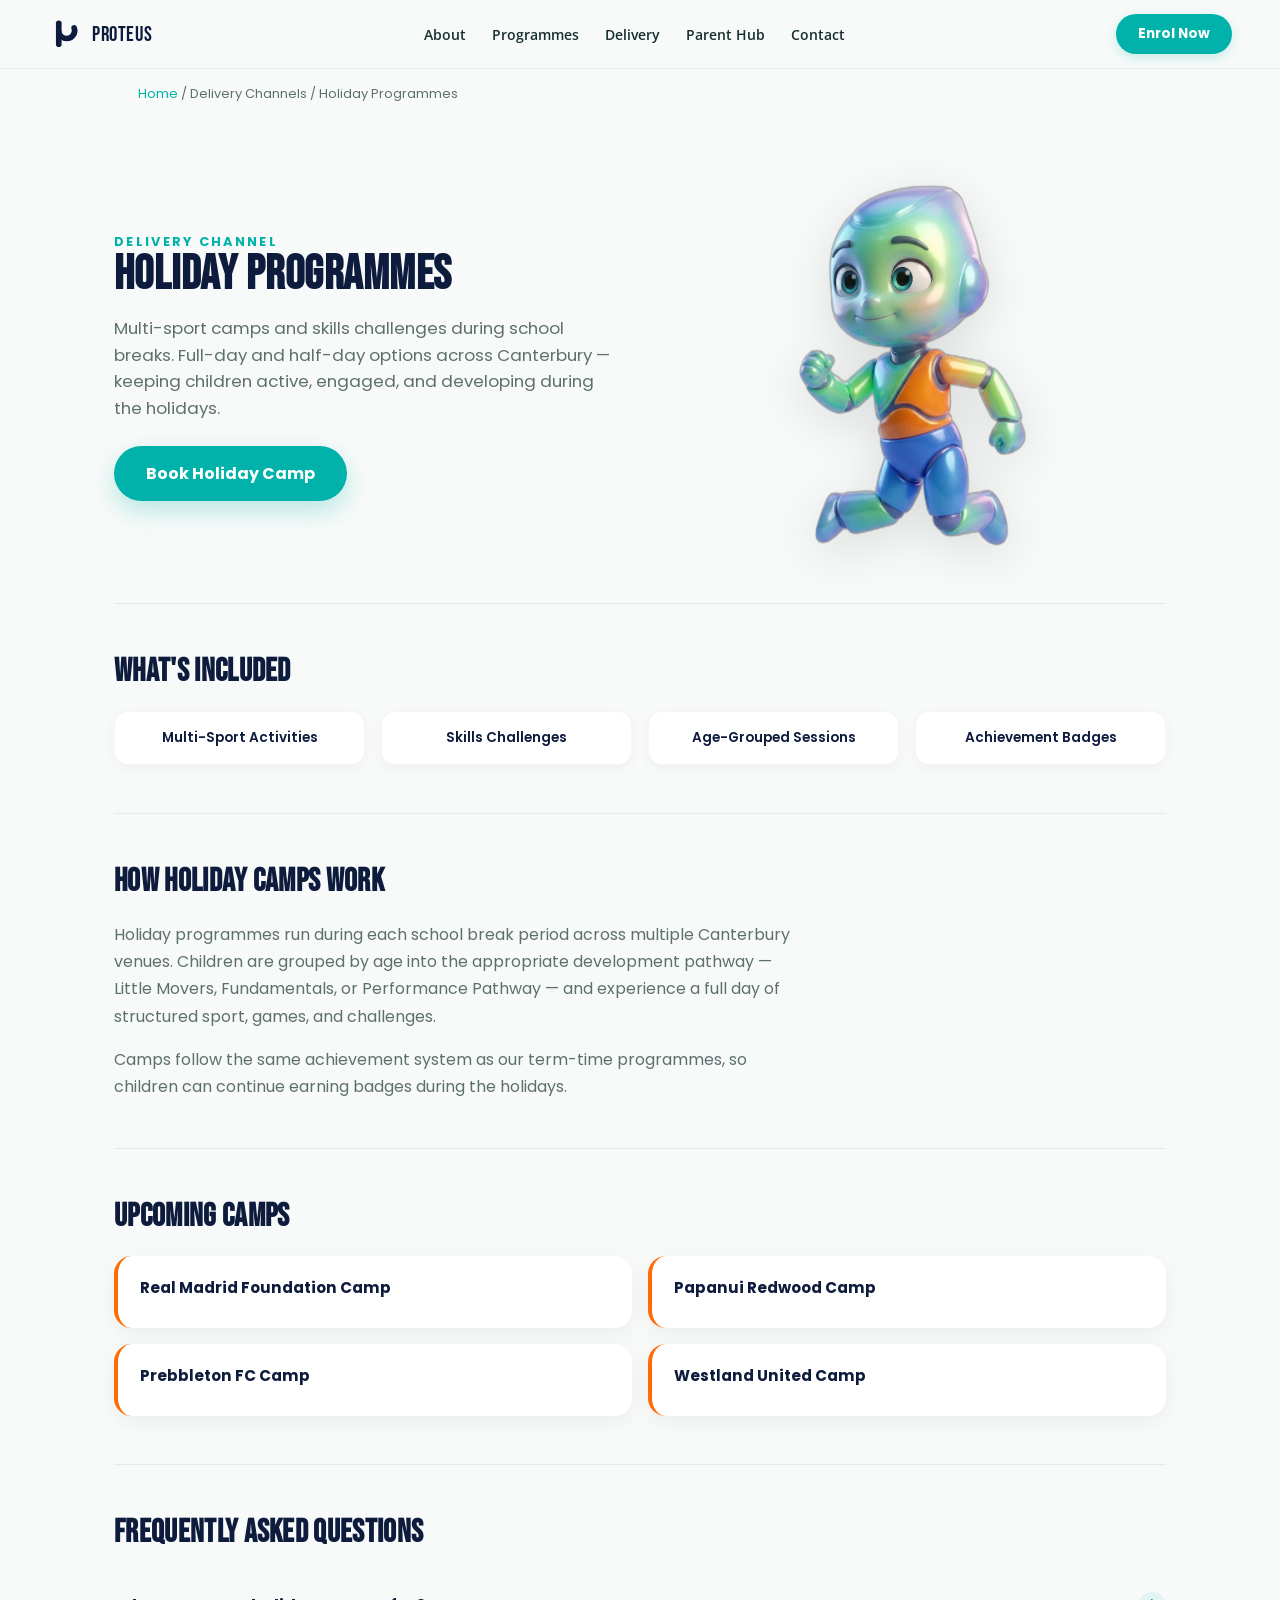
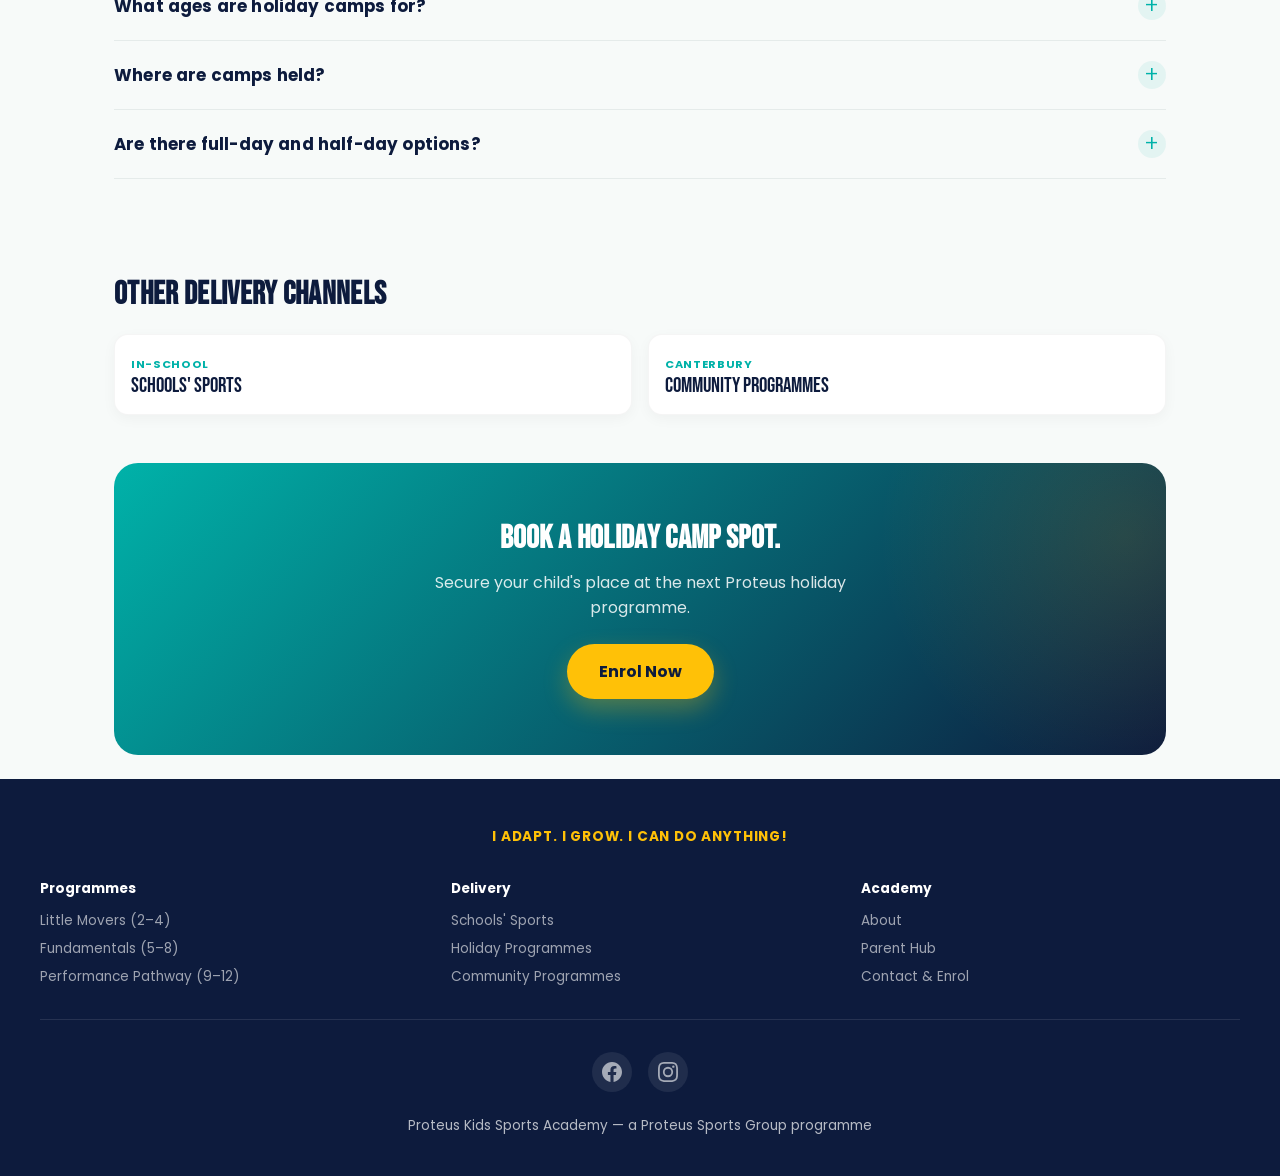
<file: delivery/holiday.html>
<!DOCTYPE html>
<html lang="en">
<head>
<meta charset="UTF-8" />
<meta name="viewport" content="width=device-width, initial-scale=1.0"/>
<title>Holiday Programmes | Proteus Kids Sports Academy</title>
<meta name="description" content="Multi-sport camps and skills challenges during school breaks across Canterbury, New Zealand. All three Proteus development pathways delivered in holiday format.">
<link rel="icon" href="../images/dynamic-p.svg" type="image/svg+xml">

<meta property="og:type" content="website">
<meta property="og:title" content="Holiday Programmes | Proteus Kids Sports Academy">
<meta property="og:description" content="Multi-sport camps and skills challenges during school breaks.">

<script type="application/ld+json">
{
  "@context": "https://schema.org",
  "@type": "BreadcrumbList",
  "itemListElement": [
    {"@type": "ListItem", "position": 1, "name": "Home", "item": "../index.html"},
    {"@type": "ListItem", "position": 2, "name": "Delivery Channels"},
    {"@type": "ListItem", "position": 3, "name": "Holiday Programmes"}
  ]
}
</script>

<link rel="preconnect" href="https://fonts.googleapis.com">
<link href="https://fonts.googleapis.com/css2?family=Bebas+Neue&family=Poppins:wght@400;500;600;700;800&family=Open+Sans:wght@400;600&display=swap" rel="stylesheet">
<link rel="stylesheet" href="../css/tokens.css">
<link rel="stylesheet" href="../css/base.css">
<link rel="stylesheet" href="../css/components.css">
</head>
<body>

<div class="scroll-progress"></div>
<a href="#main-content" class="skip-link">Skip to main content</a>

<nav class="nav" id="nav">
  <a href="../index.html" class="nav-logo"><svg viewBox="0 0 1200 1200" width="34" height="34" aria-label="Proteus" role="img"><rect width="1200" height="1200" fill="none"/><g fill="none" stroke="#0D1B3D" stroke-width="200" stroke-linecap="round" stroke-linejoin="round"><line class="p-stem" x1="380" y1="220" x2="380" y2="960"/><path class="p-loop" d="M 923.1 384.2 A 280 280 0 1 1 840.0 265.5"/></g></svg><span class="word">PROTEUS</span></a>
  <button class="nav-toggle" aria-label="Open menu" aria-expanded="false">
    <span></span><span></span><span></span>
  </button>
  <div class="nav-links">
    <a href="../about.html">About</a>
    <a href="../programmes/index.html">Programmes</a>
    <a href="../index.html#deliver">Delivery</a>
    <a href="../parent-hub.html">Parent Hub</a>
    <a href="../contact.html">Contact</a>
  </div>
  <a href="../contact.html" class="nav-cta">Enrol Now</a>
</nav>

<div class="breadcrumb">
  <a href="../index.html">Home</a> / Delivery Channels / <span aria-current="page">Holiday Programmes</span>
</div>

<main id="main-content" style="max-width:var(--max-width-narrow); margin:0 auto; padding:var(--space-6);">

  <section class="programme-hero">
    <div>
      <span class="eyebrow" style="color:var(--teal);">Delivery Channel</span>
      <h1>Holiday Programmes</h1>
      <p class="programme-lede">Multi-sport camps and skills challenges during school breaks. Full-day and half-day options across Canterbury — keeping children active, engaged, and developing during the holidays.</p>
      <div class="hero-ctas">
        <a href="../contact.html" class="btn-primary--teal btn-primary">Book Holiday Camp</a>
      </div>
    </div>
    <div class="programme-hero-image">
      <img src="../images/proto-running.webp" alt="Proto running" width="380" height="420" loading="eager">
    </div>
  </section>

  <section class="block">
    <h2>What's included</h2>
    <div class="skills-grid">
      <div class="skill-chip">Multi-Sport Activities</div>
      <div class="skill-chip">Skills Challenges</div>
      <div class="skill-chip">Age-Grouped Sessions</div>
      <div class="skill-chip">Achievement Badges</div>
    </div>
  </section>

  <section class="block">
    <h2>How holiday camps work</h2>
    <div style="font-family:var(--font-ui); color:var(--muted); line-height:1.7; max-width:680px;">
      <p>Holiday programmes run during each school break period across multiple Canterbury venues. Children are grouped by age into the appropriate development pathway — Little Movers, Fundamentals, or Performance Pathway — and experience a full day of structured sport, games, and challenges.</p>
      <p style="margin-top:var(--space-4);">Camps follow the same achievement system as our term-time programmes, so children can continue earning badges during the holidays.</p>
    </div>
  </section>

  <section class="block">
    <h2>Upcoming camps</h2>
    <div class="events-grid" style="grid-template-columns:repeat(2,1fr);">
      <div class="event-card"><div class="event-name">Real Madrid Foundation Camp</div></div>
      <div class="event-card"><div class="event-name">Papanui Redwood Camp</div></div>
      <div class="event-card"><div class="event-name">Prebbleton FC Camp</div></div>
      <div class="event-card"><div class="event-name">Westland United Camp</div></div>
    </div>
  </section>

  <section class="block">
    <h2>Frequently asked questions</h2>
    <div class="faq-item">
      <h3>What ages are holiday camps for?</h3>
      <div class="faq-answer"><p>Holiday camps cater for children aged 2–12, grouped into Little Movers (2–4), Fundamentals (5–8), and Performance Pathway (9–12).</p></div>
    </div>
    <div class="faq-item">
      <h3>Where are camps held?</h3>
      <div class="faq-answer"><p>Camps run at various venues across Canterbury. Specific locations are confirmed before each school break period.</p></div>
    </div>
    <div class="faq-item">
      <h3>Are there full-day and half-day options?</h3>
      <div class="faq-answer"><p>Yes. Both options are typically available, depending on the venue and school break period.</p></div>
    </div>
  </section>

  <section class="block" style="border-top:none;">
    <h2>Other delivery channels</h2>
    <div class="related-pathways">
      <a href="schools.html"><span class="age">IN-SCHOOL</span><div class="name">Schools' Sports</div></a>
      <a href="community.html"><span class="age">CANTERBURY</span><div class="name">Community Programmes</div></a>
    </div>
  </section>

  <div class="cta-band">
    <h2>Book a holiday camp spot.</h2>
    <p>Secure your child's place at the next Proteus holiday programme.</p>
    <a href="../contact.html" class="btn-primary">Enrol Now</a>
  </div>

</main>

<footer class="site-footer">
  <div class="footer-inner">
    <div class="footer-tag">I ADAPT. I GROW. I CAN DO ANYTHING!</div>
    <nav class="footer-links" aria-label="Footer navigation">
      <div class="footer-col">
        <strong>Programmes</strong>
        <a href="../programmes/little-movers.html">Little Movers (2–4)</a>
        <a href="../programmes/fundamentals.html">Fundamentals (5–8)</a>
        <a href="../programmes/performance-pathway.html">Performance Pathway (9–12)</a>
      </div>
      <div class="footer-col">
        <strong>Delivery</strong>
        <a href="schools.html">Schools' Sports</a>
        <a href="holiday.html">Holiday Programmes</a>
        <a href="community.html">Community Programmes</a>
      </div>
      <div class="footer-col">
        <strong>Academy</strong>
        <a href="../about.html">About</a>
        <a href="../parent-hub.html">Parent Hub</a>
        <a href="../contact.html">Contact & Enrol</a>
      </div>
    </nav>
    <div class="footer-social">
      <a href="https://www.facebook.com/proteussportsgroup" aria-label="Facebook" target="_blank" rel="noopener"><svg viewBox="0 0 24 24" width="20" height="20" fill="currentColor"><path d="M24 12.073c0-6.627-5.373-12-12-12s-12 5.373-12 12c0 5.99 4.388 10.954 10.125 11.854v-8.385H7.078v-3.47h3.047V9.43c0-3.007 1.792-4.669 4.533-4.669 1.312 0 2.686.235 2.686.235v2.953H15.83c-1.491 0-1.956.925-1.956 1.874v2.25h3.328l-.532 3.47h-2.796v8.385C19.612 23.027 24 18.062 24 12.073z"/></svg></a>
      <a href="https://www.instagram.com/proteussportsgroup" aria-label="Instagram" target="_blank" rel="noopener"><svg viewBox="0 0 24 24" width="20" height="20" fill="currentColor"><path d="M12 2.163c3.204 0 3.584.012 4.85.07 3.252.148 4.771 1.691 4.919 4.919.058 1.265.069 1.645.069 4.849 0 3.205-.012 3.584-.069 4.849-.149 3.225-1.664 4.771-4.919 4.919-1.266.058-1.644.07-4.85.07-3.204 0-3.584-.012-4.849-.07-3.26-.149-4.771-1.699-4.919-4.92-.058-1.265-.07-1.644-.07-4.849 0-3.204.013-3.583.07-4.849.149-3.227 1.664-4.771 4.919-4.919 1.266-.057 1.645-.069 4.849-.069zM12 0C8.741 0 8.333.014 7.053.072 2.695.272.273 2.69.073 7.052.014 8.333 0 8.741 0 12c0 3.259.014 3.668.072 4.948.2 4.358 2.618 6.78 6.98 6.98C8.333 23.986 8.741 24 12 24c3.259 0 3.668-.014 4.948-.072 4.354-.2 6.782-2.618 6.979-6.98.059-1.28.073-1.689.073-4.948 0-3.259-.014-3.667-.072-4.947-.196-4.354-2.617-6.78-6.979-6.98C15.668.014 15.259 0 12 0zm0 5.838a6.162 6.162 0 100 12.324 6.162 6.162 0 000-12.324zM12 16a4 4 0 110-8 4 4 0 010 8zm6.406-11.845a1.44 1.44 0 100 2.881 1.44 1.44 0 000-2.881z"/></svg></a>
    </div>
    <div class="footer-bottom">Proteus Kids Sports Academy — a Proteus Sports Group programme</div>
  </div>
</footer>

<script src="../js/main.js"></script>

<button class="back-to-top" aria-label="Back to top"><svg viewBox="0 0 24 24" fill="none" stroke="currentColor" stroke-width="2.5" stroke-linecap="round" stroke-linejoin="round"><polyline points="18 15 12 9 6 15"/></svg></button>

</body>
</html>
</file>
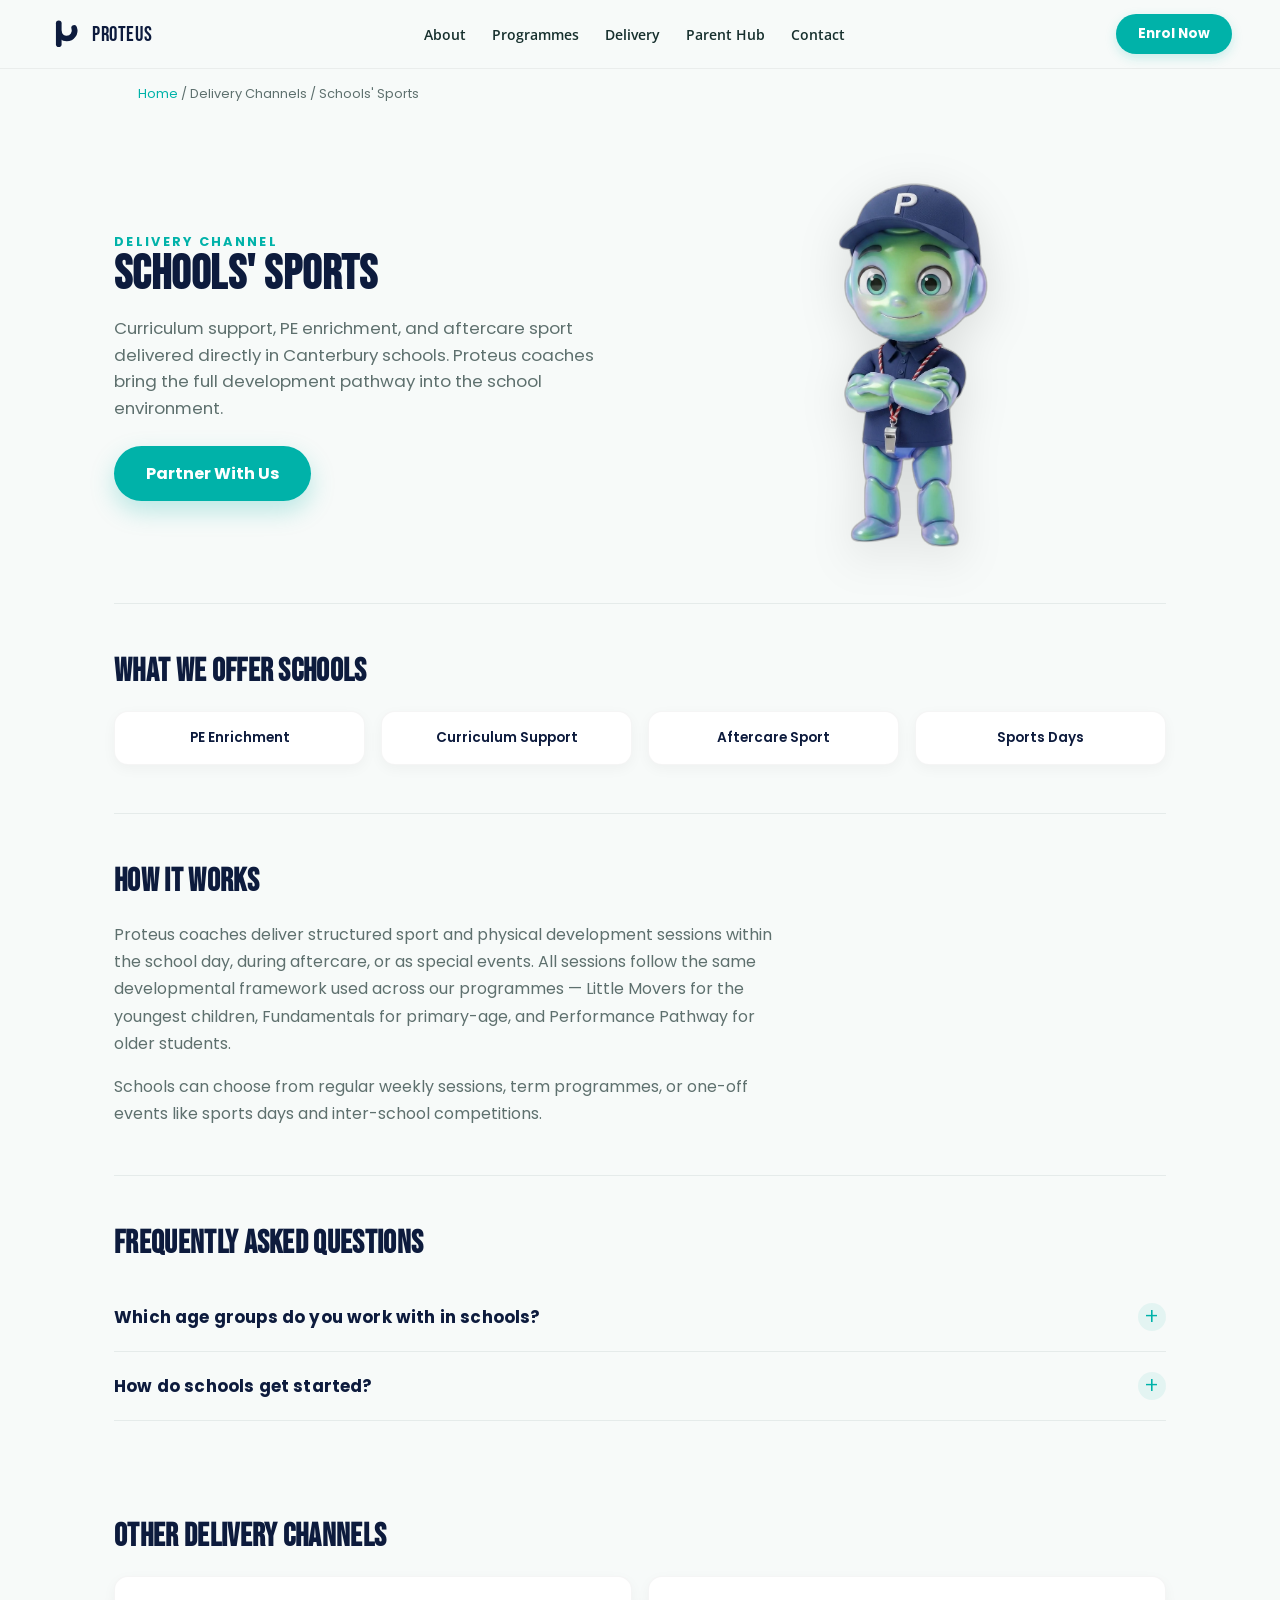
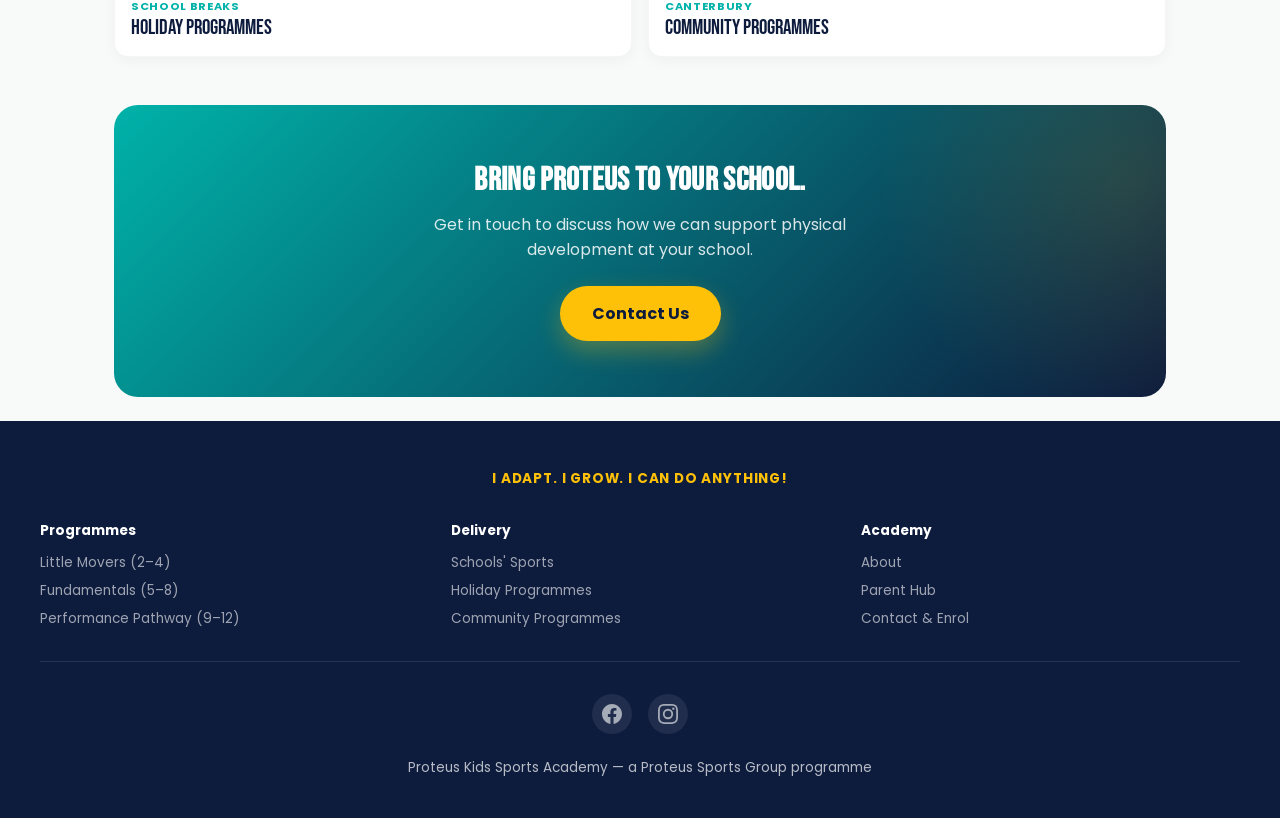
<file: delivery/schools.html>
<!DOCTYPE html>
<html lang="en">
<head>
<meta charset="UTF-8" />
<meta name="viewport" content="width=device-width, initial-scale=1.0"/>
<title>Schools' Sports | Proteus Kids Sports Academy</title>
<meta name="description" content="Proteus Kids Sports Academy delivers curriculum support, PE enrichment, and aftercare sport directly in Canterbury schools.">
<link rel="icon" href="../images/dynamic-p.svg" type="image/svg+xml">

<meta property="og:type" content="website">
<meta property="og:title" content="Schools' Sports | Proteus Kids Sports Academy">
<meta property="og:description" content="Curriculum support, PE enrichment, and aftercare sport delivered in Canterbury schools.">

<script type="application/ld+json">
{
  "@context": "https://schema.org",
  "@type": "BreadcrumbList",
  "itemListElement": [
    {"@type": "ListItem", "position": 1, "name": "Home", "item": "../index.html"},
    {"@type": "ListItem", "position": 2, "name": "Delivery Channels"},
    {"@type": "ListItem", "position": 3, "name": "Schools' Sports"}
  ]
}
</script>

<link rel="preconnect" href="https://fonts.googleapis.com">
<link href="https://fonts.googleapis.com/css2?family=Bebas+Neue&family=Poppins:wght@400;500;600;700;800&family=Open+Sans:wght@400;600&display=swap" rel="stylesheet">
<link rel="stylesheet" href="../css/tokens.css">
<link rel="stylesheet" href="../css/base.css">
<link rel="stylesheet" href="../css/components.css">
</head>
<body>

<div class="scroll-progress"></div>
<a href="#main-content" class="skip-link">Skip to main content</a>

<nav class="nav" id="nav">
  <a href="../index.html" class="nav-logo"><svg viewBox="0 0 1200 1200" width="34" height="34" aria-label="Proteus" role="img"><rect width="1200" height="1200" fill="none"/><g fill="none" stroke="#0D1B3D" stroke-width="200" stroke-linecap="round" stroke-linejoin="round"><line class="p-stem" x1="380" y1="220" x2="380" y2="960"/><path class="p-loop" d="M 923.1 384.2 A 280 280 0 1 1 840.0 265.5"/></g></svg><span class="word">PROTEUS</span></a>
  <button class="nav-toggle" aria-label="Open menu" aria-expanded="false">
    <span></span><span></span><span></span>
  </button>
  <div class="nav-links">
    <a href="../about.html">About</a>
    <a href="../programmes/index.html">Programmes</a>
    <a href="../index.html#deliver">Delivery</a>
    <a href="../parent-hub.html">Parent Hub</a>
    <a href="../contact.html">Contact</a>
  </div>
  <a href="../contact.html" class="nav-cta">Enrol Now</a>
</nav>

<div class="breadcrumb">
  <a href="../index.html">Home</a> / Delivery Channels / <span aria-current="page">Schools' Sports</span>
</div>

<main id="main-content" style="max-width:var(--max-width-narrow); margin:0 auto; padding:var(--space-6);">

  <section class="programme-hero">
    <div>
      <span class="eyebrow" style="color:var(--teal);">Delivery Channel</span>
      <h1>Schools' Sports</h1>
      <p class="programme-lede">Curriculum support, PE enrichment, and aftercare sport delivered directly in Canterbury schools. Proteus coaches bring the full development pathway into the school environment.</p>
      <div class="hero-ctas">
        <a href="../contact.html" class="btn-primary--teal btn-primary">Partner With Us</a>
      </div>
    </div>
    <div class="programme-hero-image">
      <img src="../images/proto-coach.webp" alt="Proto in coaching pose" width="380" height="420" loading="eager">
    </div>
  </section>

  <section class="block">
    <h2>What we offer schools</h2>
    <div class="skills-grid">
      <div class="skill-chip">PE Enrichment</div>
      <div class="skill-chip">Curriculum Support</div>
      <div class="skill-chip">Aftercare Sport</div>
      <div class="skill-chip">Sports Days</div>
    </div>
  </section>

  <section class="block">
    <h2>How it works</h2>
    <div style="font-family:var(--font-ui); color:var(--muted); line-height:1.7; max-width:680px;">
      <p>Proteus coaches deliver structured sport and physical development sessions within the school day, during aftercare, or as special events. All sessions follow the same developmental framework used across our programmes — Little Movers for the youngest children, Fundamentals for primary-age, and Performance Pathway for older students.</p>
      <p style="margin-top:var(--space-4);">Schools can choose from regular weekly sessions, term programmes, or one-off events like sports days and inter-school competitions.</p>
    </div>
  </section>

  <section class="block">
    <h2>Frequently asked questions</h2>
    <div class="faq-item">
      <h3>Which age groups do you work with in schools?</h3>
      <div class="faq-answer"><p>We deliver programmes for all age groups from 2 to 12, matched to the appropriate development pathway. Sessions are adapted for the school context.</p></div>
    </div>
    <div class="faq-item">
      <h3>How do schools get started?</h3>
      <div class="faq-answer"><p>Contact us to discuss your school's needs. We'll work with you to design a programme that fits your timetable, facilities, and student needs.</p></div>
    </div>
  </section>

  <section class="block" style="border-top:none;">
    <h2>Other delivery channels</h2>
    <div class="related-pathways">
      <a href="holiday.html"><span class="age">SCHOOL BREAKS</span><div class="name">Holiday Programmes</div></a>
      <a href="community.html"><span class="age">CANTERBURY</span><div class="name">Community Programmes</div></a>
    </div>
  </section>

  <div class="cta-band">
    <h2>Bring Proteus to your school.</h2>
    <p>Get in touch to discuss how we can support physical development at your school.</p>
    <a href="../contact.html" class="btn-primary">Contact Us</a>
  </div>

</main>

<footer class="site-footer">
  <div class="footer-inner">
    <div class="footer-tag">I ADAPT. I GROW. I CAN DO ANYTHING!</div>
    <nav class="footer-links" aria-label="Footer navigation">
      <div class="footer-col">
        <strong>Programmes</strong>
        <a href="../programmes/little-movers.html">Little Movers (2–4)</a>
        <a href="../programmes/fundamentals.html">Fundamentals (5–8)</a>
        <a href="../programmes/performance-pathway.html">Performance Pathway (9–12)</a>
      </div>
      <div class="footer-col">
        <strong>Delivery</strong>
        <a href="schools.html">Schools' Sports</a>
        <a href="holiday.html">Holiday Programmes</a>
        <a href="community.html">Community Programmes</a>
      </div>
      <div class="footer-col">
        <strong>Academy</strong>
        <a href="../about.html">About</a>
        <a href="../parent-hub.html">Parent Hub</a>
        <a href="../contact.html">Contact & Enrol</a>
      </div>
    </nav>
    <div class="footer-social">
      <a href="https://www.facebook.com/proteussportsgroup" aria-label="Facebook" target="_blank" rel="noopener"><svg viewBox="0 0 24 24" width="20" height="20" fill="currentColor"><path d="M24 12.073c0-6.627-5.373-12-12-12s-12 5.373-12 12c0 5.99 4.388 10.954 10.125 11.854v-8.385H7.078v-3.47h3.047V9.43c0-3.007 1.792-4.669 4.533-4.669 1.312 0 2.686.235 2.686.235v2.953H15.83c-1.491 0-1.956.925-1.956 1.874v2.25h3.328l-.532 3.47h-2.796v8.385C19.612 23.027 24 18.062 24 12.073z"/></svg></a>
      <a href="https://www.instagram.com/proteussportsgroup" aria-label="Instagram" target="_blank" rel="noopener"><svg viewBox="0 0 24 24" width="20" height="20" fill="currentColor"><path d="M12 2.163c3.204 0 3.584.012 4.85.07 3.252.148 4.771 1.691 4.919 4.919.058 1.265.069 1.645.069 4.849 0 3.205-.012 3.584-.069 4.849-.149 3.225-1.664 4.771-4.919 4.919-1.266.058-1.644.07-4.85.07-3.204 0-3.584-.012-4.849-.07-3.26-.149-4.771-1.699-4.919-4.92-.058-1.265-.07-1.644-.07-4.849 0-3.204.013-3.583.07-4.849.149-3.227 1.664-4.771 4.919-4.919 1.266-.057 1.645-.069 4.849-.069zM12 0C8.741 0 8.333.014 7.053.072 2.695.272.273 2.69.073 7.052.014 8.333 0 8.741 0 12c0 3.259.014 3.668.072 4.948.2 4.358 2.618 6.78 6.98 6.98C8.333 23.986 8.741 24 12 24c3.259 0 3.668-.014 4.948-.072 4.354-.2 6.782-2.618 6.979-6.98.059-1.28.073-1.689.073-4.948 0-3.259-.014-3.667-.072-4.947-.196-4.354-2.617-6.78-6.979-6.98C15.668.014 15.259 0 12 0zm0 5.838a6.162 6.162 0 100 12.324 6.162 6.162 0 000-12.324zM12 16a4 4 0 110-8 4 4 0 010 8zm6.406-11.845a1.44 1.44 0 100 2.881 1.44 1.44 0 000-2.881z"/></svg></a>
    </div>
    <div class="footer-bottom">Proteus Kids Sports Academy — a Proteus Sports Group programme</div>
  </div>
</footer>

<script src="../js/main.js"></script>

<button class="back-to-top" aria-label="Back to top"><svg viewBox="0 0 24 24" fill="none" stroke="currentColor" stroke-width="2.5" stroke-linecap="round" stroke-linejoin="round"><polyline points="18 15 12 9 6 15"/></svg></button>

</body>
</html>
</file>
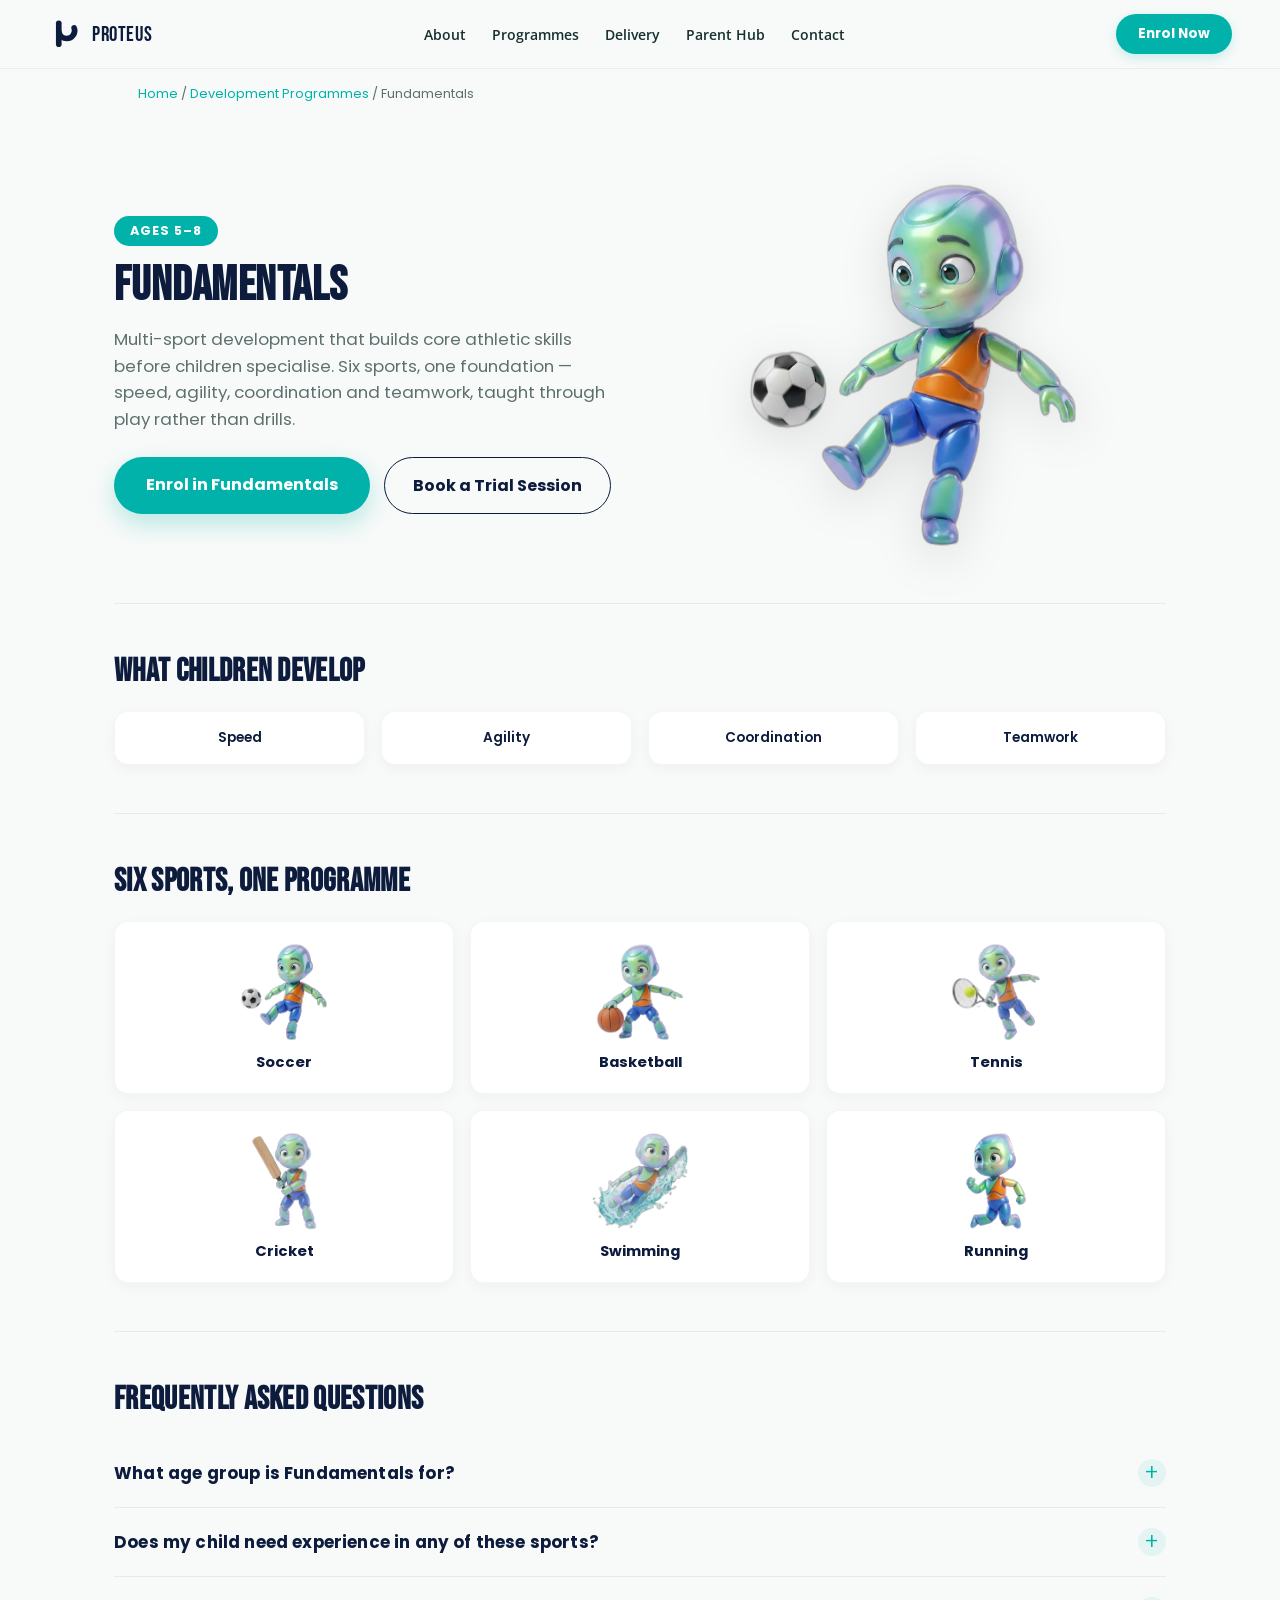
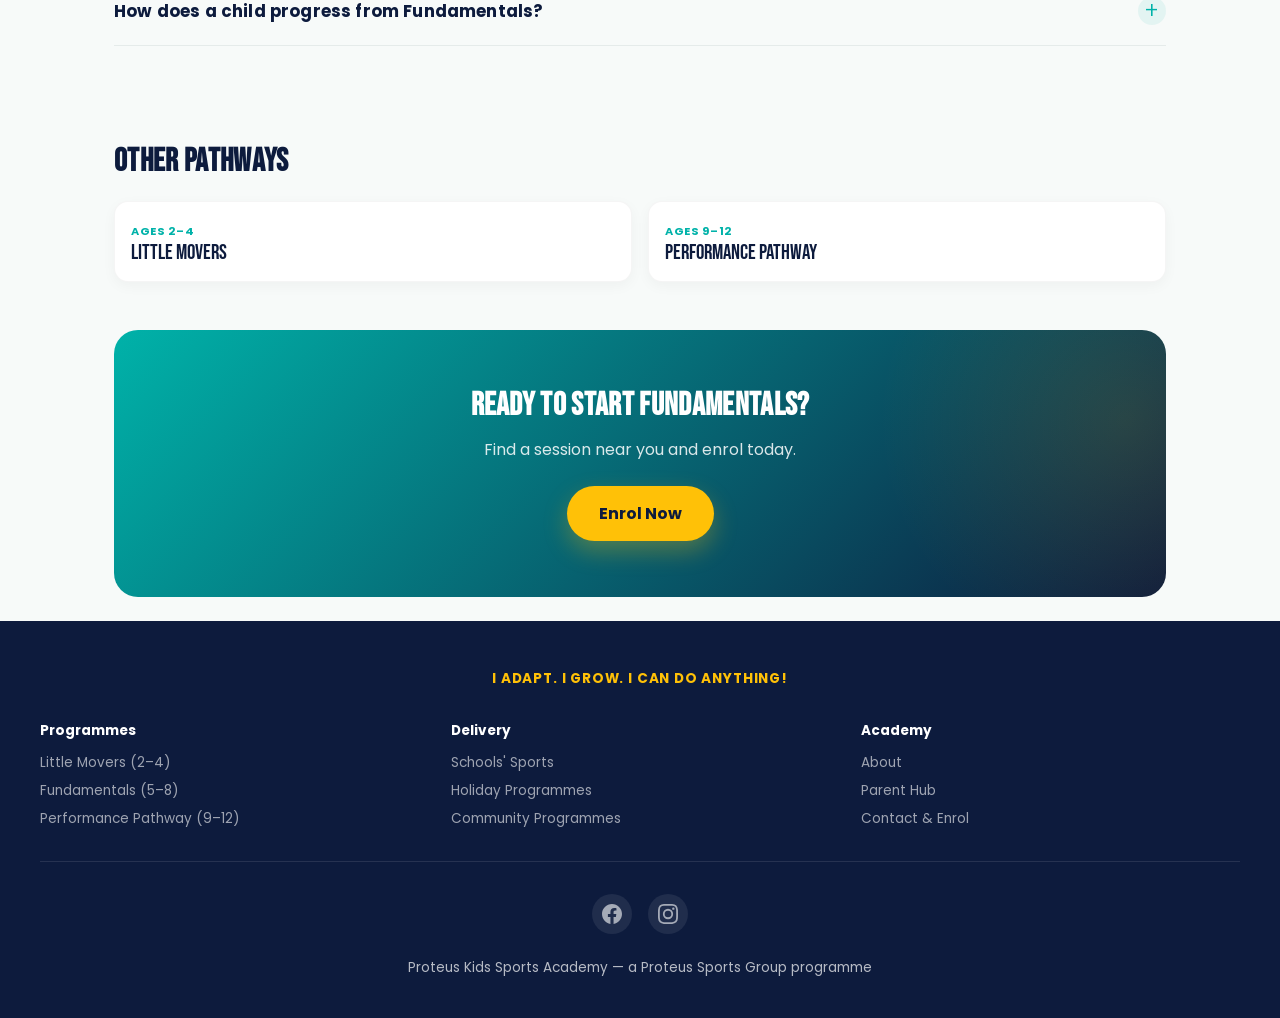
<file: programmes/fundamentals.html>
<!DOCTYPE html>
<html lang="en">
<head>
<meta charset="UTF-8" />
<meta name="viewport" content="width=device-width, initial-scale=1.0"/>
<title>Fundamentals (Ages 5–8) | Multi-Sport Programme | Proteus Kids Sports Academy</title>
<meta name="description" content="Fundamentals is Proteus Kids Sports Academy's multi-sport programme for children aged 5-8, building core athletic skills, speed, agility and teamwork across soccer, basketball, tennis, cricket, swimming and running.">
<link rel="icon" href="../images/dynamic-p.svg" type="image/svg+xml">

<meta property="og:type" content="website">
<meta property="og:title" content="Fundamentals (Ages 5–8) | Proteus Kids Sports Academy">
<meta property="og:description" content="Multi-sport development programme for children aged 5-8 — soccer, basketball, tennis, cricket, swimming and running.">
<meta property="og:image" content="../images/proto-soccer.png">

<meta name="twitter:card" content="summary_large_image">
<meta name="twitter:title" content="Fundamentals (Ages 5–8) | Proteus Kids Sports Academy">
<meta name="twitter:description" content="Multi-sport development programme for children aged 5-8.">

<script type="application/ld+json">
{
  "@context": "https://schema.org",
  "@type": "Course",
  "name": "Fundamentals",
  "description": "Multi-sport development programme for children aged 5-8, building core athletic skills, speed, agility and teamwork across six sports.",
  "provider": {
    "@type": "Organization",
    "name": "Proteus Kids Sports Academy",
    "parentOrganization": {
      "@type": "Organization",
      "name": "Proteus Sports Group"
    }
  },
  "audience": {
    "@type": "PeopleAudience",
    "suggestedMinAge": 5,
    "suggestedMaxAge": 8
  }
}
</script>
<script type="application/ld+json">
{
  "@context": "https://schema.org",
  "@type": "BreadcrumbList",
  "itemListElement": [
    {"@type": "ListItem", "position": 1, "name": "Home", "item": "../index.html"},
    {"@type": "ListItem", "position": 2, "name": "Development Programmes", "item": "index.html"},
    {"@type": "ListItem", "position": 3, "name": "Fundamentals"}
  ]
}
</script>

<link rel="preconnect" href="https://fonts.googleapis.com">
<link href="https://fonts.googleapis.com/css2?family=Bebas+Neue&family=Poppins:wght@400;500;600;700;800&family=Open+Sans:wght@400;600&display=swap" rel="stylesheet">
<link rel="stylesheet" href="../css/tokens.css">
<link rel="stylesheet" href="../css/base.css">
<link rel="stylesheet" href="../css/components.css">
</head>
<body>

<div class="scroll-progress"></div>
<a href="#main-content" class="skip-link">Skip to main content</a>

<nav class="nav" id="nav">
  <a href="../index.html" class="nav-logo"><svg viewBox="0 0 1200 1200" width="34" height="34" aria-label="Proteus" role="img"><rect width="1200" height="1200" fill="none"/><g fill="none" stroke="#0D1B3D" stroke-width="200" stroke-linecap="round" stroke-linejoin="round"><line class="p-stem" x1="380" y1="220" x2="380" y2="960"/><path class="p-loop" d="M 923.1 384.2 A 280 280 0 1 1 840.0 265.5"/></g></svg><span class="word">PROTEUS</span></a>
  <button class="nav-toggle" aria-label="Open menu" aria-expanded="false">
    <span></span><span></span><span></span>
  </button>
  <div class="nav-links">
    <a href="../about.html">About</a>
    <a href="index.html">Programmes</a>
    <a href="../index.html#deliver">Delivery</a>
    <a href="../parent-hub.html">Parent Hub</a>
    <a href="../contact.html">Contact</a>
  </div>
  <a href="../contact.html" class="nav-cta">Enrol Now</a>
</nav>

<div class="breadcrumb">
  <a href="../index.html">Home</a> / <a href="index.html">Development Programmes</a> / <span aria-current="page">Fundamentals</span>
</div>

<main id="main-content" class="section--narrow" style="max-width:var(--max-width-narrow); margin:0 auto; padding:var(--space-6);">

  <section class="programme-hero">
    <div>
      <span class="age-badge" style="background:var(--teal);">AGES 5–8</span>
      <h1>Fundamentals</h1>
      <p class="programme-lede">Multi-sport development that builds core athletic skills before children specialise. Six sports, one foundation — speed, agility, coordination and teamwork, taught through play rather than drills.</p>
      <div class="hero-ctas">
        <a href="../contact.html" class="btn-primary btn-primary--teal">Enrol in Fundamentals</a>
        <a href="../contact.html" class="btn-ghost btn-ghost--dark">Book a Trial Session</a>
      </div>
    </div>
    <div class="programme-hero-image">
      <img src="../images/proto-soccer.webp" alt="Proto demonstrating a soccer kick, representing the Fundamentals multi-sport programme" width="380" height="420" loading="eager">
    </div>
  </section>

  <section class="block">
    <h2>What children develop</h2>
    <div class="skills-grid">
      <div class="skill-chip">Speed</div>
      <div class="skill-chip">Agility</div>
      <div class="skill-chip">Coordination</div>
      <div class="skill-chip">Teamwork</div>
    </div>
  </section>

  <section class="block">
    <h2>Six sports, one programme</h2>
    <div class="sport-grid">
      <div class="sport-tile"><img src="../images/proto-soccer.webp" alt="Soccer" width="100" height="110" loading="lazy"><div class="name">Soccer</div></div>
      <div class="sport-tile"><img src="../images/proto-basketball.webp" alt="Basketball" width="100" height="110" loading="lazy"><div class="name">Basketball</div></div>
      <div class="sport-tile"><img src="../images/proto-tennis.webp" alt="Tennis" width="100" height="110" loading="lazy"><div class="name">Tennis</div></div>
      <div class="sport-tile"><img src="../images/proto-cricket.webp" alt="Cricket" width="100" height="110" loading="lazy"><div class="name">Cricket</div></div>
      <div class="sport-tile"><img src="../images/proto-swimming.webp" alt="Swimming" width="100" height="110" loading="lazy"><div class="name">Swimming</div></div>
      <div class="sport-tile"><img src="../images/proto-running.webp" alt="Running" width="100" height="110" loading="lazy"><div class="name">Running</div></div>
    </div>
  </section>

  <section class="block">
    <h2>Frequently asked questions</h2>
    <div class="faq-item">
      <h3>What age group is Fundamentals for?</h3>
      <div class="faq-answer"><p>Fundamentals is designed for children aged 5 to 8. Younger children (2–4) should start with Little Movers; children 9 and up typically progress to Performance Pathway.</p></div>
    </div>
    <div class="faq-item">
      <h3>Does my child need experience in any of these sports?</h3>
      <div class="faq-answer"><p>No. Fundamentals is designed as a first structured introduction to multi-sport movement — no prior experience is required.</p></div>
    </div>
    <div class="faq-item">
      <h3>How does a child progress from Fundamentals?</h3>
      <div class="faq-answer"><p>Children earn competency-based Achievement Badges (Explorer, Focus, Agility, Teamwork, Resilience, Champion) while in Fundamentals, and graduate to Performance Pathway based on age and developmental readiness — not on badge count alone.</p></div>
    </div>
  </section>

  <section class="block" style="border-top:none;">
    <h2>Other pathways</h2>
    <div class="related-pathways">
      <a href="little-movers.html"><span class="age">AGES 2–4</span><div class="name">Little Movers</div></a>
      <a href="performance-pathway.html"><span class="age">AGES 9–12</span><div class="name">Performance Pathway</div></a>
    </div>
  </section>

  <div class="cta-band">
    <h2>Ready to start Fundamentals?</h2>
    <p>Find a session near you and enrol today.</p>
    <a href="../contact.html" class="btn-primary">Enrol Now</a>
  </div>

</main>

<footer class="site-footer">
  <div class="footer-inner">
    <div class="footer-tag">I ADAPT. I GROW. I CAN DO ANYTHING!</div>
    <nav class="footer-links" aria-label="Footer navigation">
      <div class="footer-col">
        <strong>Programmes</strong>
        <a href="little-movers.html">Little Movers (2–4)</a>
        <a href="fundamentals.html">Fundamentals (5–8)</a>
        <a href="performance-pathway.html">Performance Pathway (9–12)</a>
      </div>
      <div class="footer-col">
        <strong>Delivery</strong>
        <a href="../delivery/schools.html">Schools' Sports</a>
        <a href="../delivery/holiday.html">Holiday Programmes</a>
        <a href="../delivery/community.html">Community Programmes</a>
      </div>
      <div class="footer-col">
        <strong>Academy</strong>
        <a href="../about.html">About</a>
        <a href="../parent-hub.html">Parent Hub</a>
        <a href="../contact.html">Contact & Enrol</a>
      </div>
    </nav>
    <div class="footer-social">
      <a href="https://www.facebook.com/proteussportsgroup" aria-label="Facebook" target="_blank" rel="noopener"><svg viewBox="0 0 24 24" width="20" height="20" fill="currentColor"><path d="M24 12.073c0-6.627-5.373-12-12-12s-12 5.373-12 12c0 5.99 4.388 10.954 10.125 11.854v-8.385H7.078v-3.47h3.047V9.43c0-3.007 1.792-4.669 4.533-4.669 1.312 0 2.686.235 2.686.235v2.953H15.83c-1.491 0-1.956.925-1.956 1.874v2.25h3.328l-.532 3.47h-2.796v8.385C19.612 23.027 24 18.062 24 12.073z"/></svg></a>
      <a href="https://www.instagram.com/proteussportsgroup" aria-label="Instagram" target="_blank" rel="noopener"><svg viewBox="0 0 24 24" width="20" height="20" fill="currentColor"><path d="M12 2.163c3.204 0 3.584.012 4.85.07 3.252.148 4.771 1.691 4.919 4.919.058 1.265.069 1.645.069 4.849 0 3.205-.012 3.584-.069 4.849-.149 3.225-1.664 4.771-4.919 4.919-1.266.058-1.644.07-4.85.07-3.204 0-3.584-.012-4.849-.07-3.26-.149-4.771-1.699-4.919-4.92-.058-1.265-.07-1.644-.07-4.849 0-3.204.013-3.583.07-4.849.149-3.227 1.664-4.771 4.919-4.919 1.266-.057 1.645-.069 4.849-.069zM12 0C8.741 0 8.333.014 7.053.072 2.695.272.273 2.69.073 7.052.014 8.333 0 8.741 0 12c0 3.259.014 3.668.072 4.948.2 4.358 2.618 6.78 6.98 6.98C8.333 23.986 8.741 24 12 24c3.259 0 3.668-.014 4.948-.072 4.354-.2 6.782-2.618 6.979-6.98.059-1.28.073-1.689.073-4.948 0-3.259-.014-3.667-.072-4.947-.196-4.354-2.617-6.78-6.979-6.98C15.668.014 15.259 0 12 0zm0 5.838a6.162 6.162 0 100 12.324 6.162 6.162 0 000-12.324zM12 16a4 4 0 110-8 4 4 0 010 8zm6.406-11.845a1.44 1.44 0 100 2.881 1.44 1.44 0 000-2.881z"/></svg></a>
    </div>
    <div class="footer-bottom">Proteus Kids Sports Academy — a Proteus Sports Group programme</div>
  </div>
</footer>

<script src="../js/main.js"></script>

<button class="back-to-top" aria-label="Back to top"><svg viewBox="0 0 24 24" fill="none" stroke="currentColor" stroke-width="2.5" stroke-linecap="round" stroke-linejoin="round"><polyline points="18 15 12 9 6 15"/></svg></button>

</body>
</html>
</file>
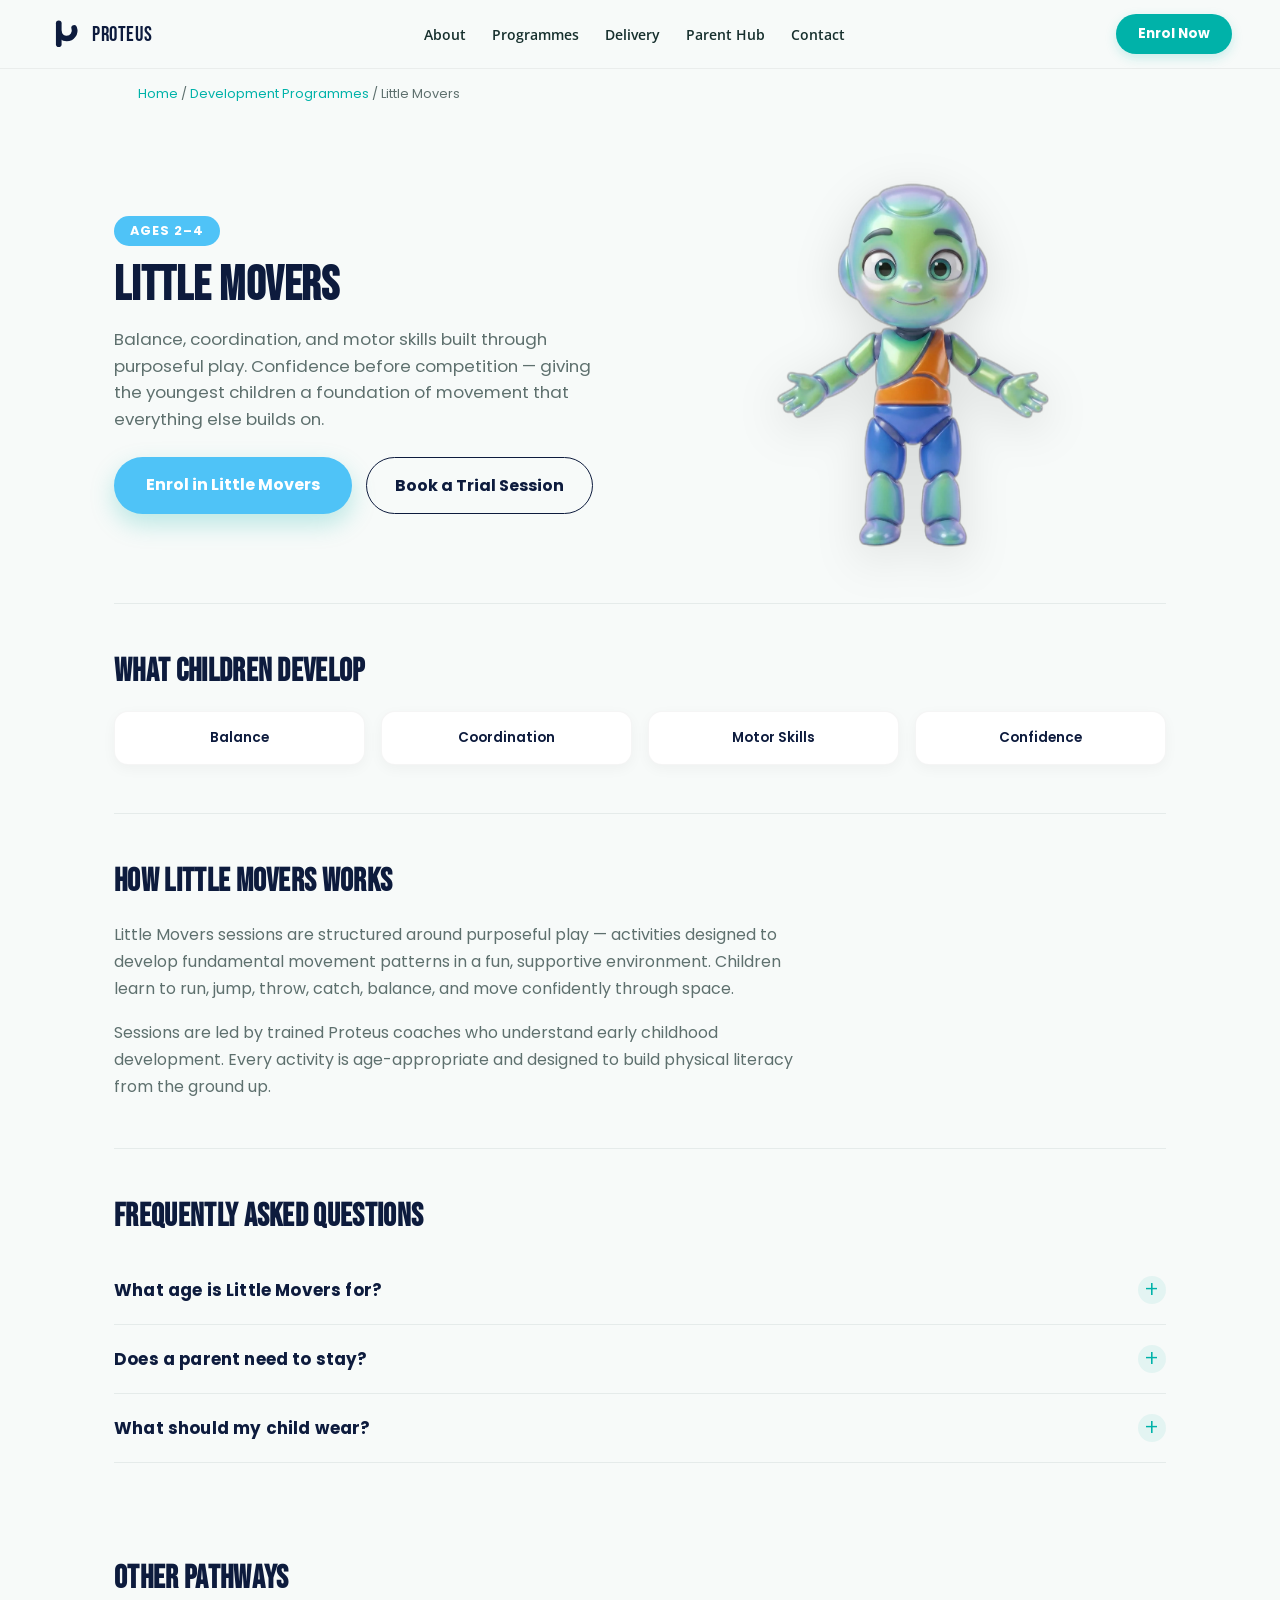
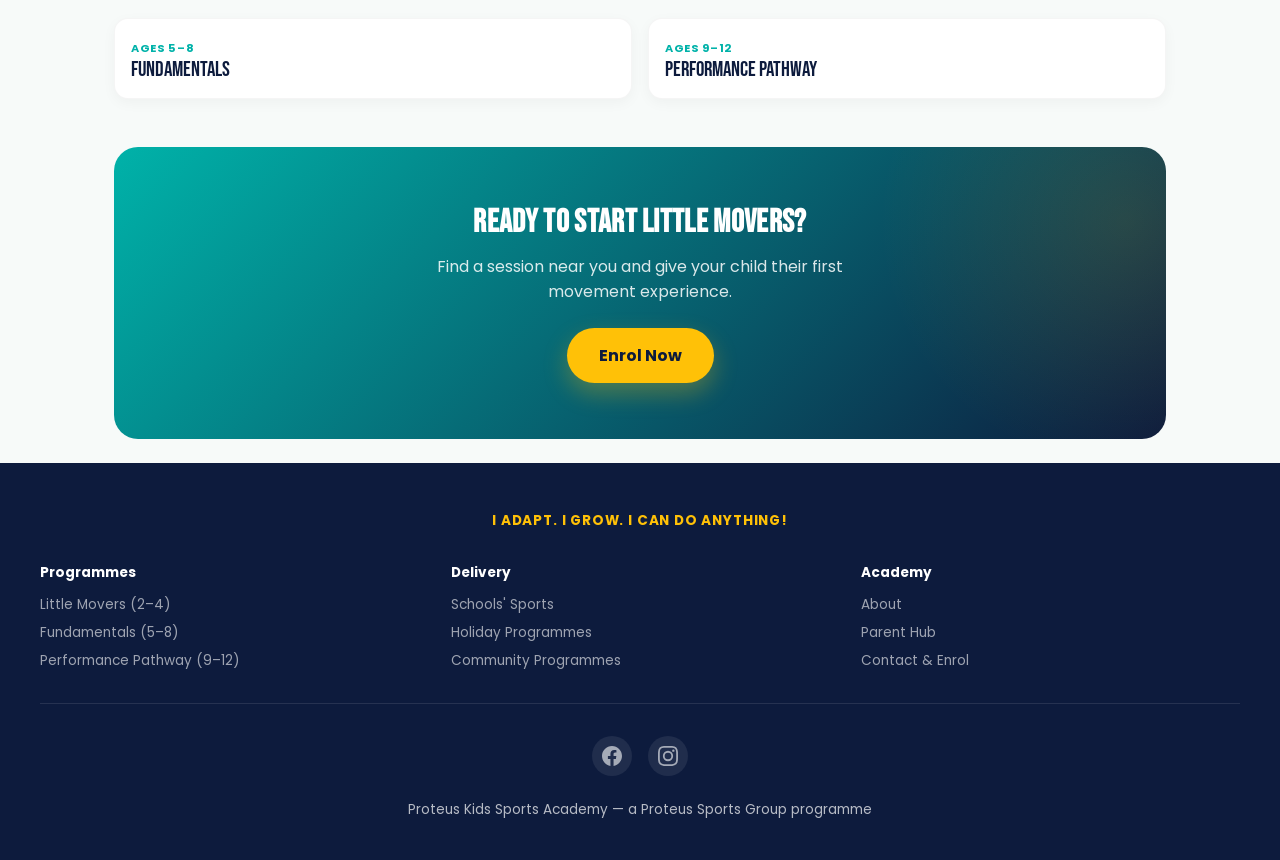
<file: programmes/little-movers.html>
<!DOCTYPE html>
<html lang="en">
<head>
<meta charset="UTF-8" />
<meta name="viewport" content="width=device-width, initial-scale=1.0"/>
<title>Little Movers (Ages 2–4) | Proteus Kids Sports Academy</title>
<meta name="description" content="Little Movers is Proteus Kids Sports Academy's programme for children aged 2-4, building balance, coordination, and motor skills through purposeful play.">
<link rel="icon" href="../images/dynamic-p.svg" type="image/svg+xml">

<meta property="og:type" content="website">
<meta property="og:title" content="Little Movers (Ages 2–4) | Proteus Kids Sports Academy">
<meta property="og:description" content="Balance, coordination, and motor skills built through purposeful play for children aged 2-4.">
<meta property="og:image" content="../images/proto-welcoming.png">

<meta name="twitter:card" content="summary_large_image">
<meta name="twitter:title" content="Little Movers (Ages 2–4) | Proteus Kids Sports Academy">
<meta name="twitter:description" content="Balance, coordination, and motor skills through purposeful play.">

<script type="application/ld+json">
{
  "@context": "https://schema.org",
  "@type": "Course",
  "name": "Little Movers",
  "description": "Balance, coordination, and motor skills programme for children aged 2-4, built through purposeful play.",
  "provider": {
    "@type": "Organization",
    "name": "Proteus Kids Sports Academy",
    "parentOrganization": {
      "@type": "Organization",
      "name": "Proteus Sports Group"
    }
  },
  "audience": {
    "@type": "PeopleAudience",
    "suggestedMinAge": 2,
    "suggestedMaxAge": 4
  }
}
</script>
<script type="application/ld+json">
{
  "@context": "https://schema.org",
  "@type": "BreadcrumbList",
  "itemListElement": [
    {"@type": "ListItem", "position": 1, "name": "Home", "item": "../index.html"},
    {"@type": "ListItem", "position": 2, "name": "Development Programmes", "item": "index.html"},
    {"@type": "ListItem", "position": 3, "name": "Little Movers"}
  ]
}
</script>

<link rel="preconnect" href="https://fonts.googleapis.com">
<link href="https://fonts.googleapis.com/css2?family=Bebas+Neue&family=Poppins:wght@400;500;600;700;800&family=Open+Sans:wght@400;600&display=swap" rel="stylesheet">
<link rel="stylesheet" href="../css/tokens.css">
<link rel="stylesheet" href="../css/base.css">
<link rel="stylesheet" href="../css/components.css">
</head>
<body>

<div class="scroll-progress"></div>
<a href="#main-content" class="skip-link">Skip to main content</a>

<nav class="nav" id="nav">
  <a href="../index.html" class="nav-logo"><svg viewBox="0 0 1200 1200" width="34" height="34" aria-label="Proteus" role="img"><rect width="1200" height="1200" fill="none"/><g fill="none" stroke="#0D1B3D" stroke-width="200" stroke-linecap="round" stroke-linejoin="round"><line class="p-stem" x1="380" y1="220" x2="380" y2="960"/><path class="p-loop" d="M 923.1 384.2 A 280 280 0 1 1 840.0 265.5"/></g></svg><span class="word">PROTEUS</span></a>
  <button class="nav-toggle" aria-label="Open menu" aria-expanded="false">
    <span></span><span></span><span></span>
  </button>
  <div class="nav-links">
    <a href="../about.html">About</a>
    <a href="index.html">Programmes</a>
    <a href="../index.html#deliver">Delivery</a>
    <a href="../parent-hub.html">Parent Hub</a>
    <a href="../contact.html">Contact</a>
  </div>
  <a href="../contact.html" class="nav-cta">Enrol Now</a>
</nav>

<div class="breadcrumb">
  <a href="../index.html">Home</a> / <a href="index.html">Development Programmes</a> / <span aria-current="page">Little Movers</span>
</div>

<main id="main-content" style="max-width:var(--max-width-narrow); margin:0 auto; padding:var(--space-6);">

  <section class="programme-hero">
    <div>
      <span class="age-badge" style="background:var(--sky);">AGES 2–4</span>
      <h1>Little Movers</h1>
      <p class="programme-lede">Balance, coordination, and motor skills built through purposeful play. Confidence before competition — giving the youngest children a foundation of movement that everything else builds on.</p>
      <div class="hero-ctas">
        <a href="../contact.html" class="btn-primary btn-primary--teal" style="background:var(--sky);">Enrol in Little Movers</a>
        <a href="../contact.html" class="btn-ghost btn-ghost--dark">Book a Trial Session</a>
      </div>
    </div>
    <div class="programme-hero-image">
      <img src="../images/proto-welcoming.webp" alt="Proto with open arms, welcoming children to the Little Movers programme" width="380" height="420" loading="eager">
    </div>
  </section>

  <section class="block">
    <h2>What children develop</h2>
    <div class="skills-grid">
      <div class="skill-chip">Balance</div>
      <div class="skill-chip">Coordination</div>
      <div class="skill-chip">Motor Skills</div>
      <div class="skill-chip">Confidence</div>
    </div>
  </section>

  <section class="block">
    <h2>How Little Movers works</h2>
    <div style="font-family:var(--font-ui); color:var(--muted); line-height:1.7; max-width:680px;">
      <p>Little Movers sessions are structured around purposeful play — activities designed to develop fundamental movement patterns in a fun, supportive environment. Children learn to run, jump, throw, catch, balance, and move confidently through space.</p>
      <p style="margin-top:var(--space-4);">Sessions are led by trained Proteus coaches who understand early childhood development. Every activity is age-appropriate and designed to build physical literacy from the ground up.</p>
    </div>
  </section>

  <section class="block">
    <h2>Frequently asked questions</h2>
    <div class="faq-item">
      <h3>What age is Little Movers for?</h3>
      <div class="faq-answer"><p>Little Movers is designed for children aged 2 to 4. Children aged 5 and up progress to Fundamentals.</p></div>
    </div>
    <div class="faq-item">
      <h3>Does a parent need to stay?</h3>
      <div class="faq-answer"><p>For the youngest children (2–3), a parent or caregiver stays with the child during sessions. Details vary by venue and session format.</p></div>
    </div>
    <div class="faq-item">
      <h3>What should my child wear?</h3>
      <div class="faq-answer"><p>Comfortable clothing that allows free movement, and appropriate footwear for the venue (indoor or outdoor). No special equipment is needed.</p></div>
    </div>
  </section>

  <section class="block" style="border-top:none;">
    <h2>Other pathways</h2>
    <div class="related-pathways">
      <a href="fundamentals.html"><span class="age">AGES 5–8</span><div class="name">Fundamentals</div></a>
      <a href="performance-pathway.html"><span class="age">AGES 9–12</span><div class="name">Performance Pathway</div></a>
    </div>
  </section>

  <div class="cta-band">
    <h2>Ready to start Little Movers?</h2>
    <p>Find a session near you and give your child their first movement experience.</p>
    <a href="../contact.html" class="btn-primary">Enrol Now</a>
  </div>

</main>

<footer class="site-footer">
  <div class="footer-inner">
    <div class="footer-tag">I ADAPT. I GROW. I CAN DO ANYTHING!</div>
    <nav class="footer-links" aria-label="Footer navigation">
      <div class="footer-col">
        <strong>Programmes</strong>
        <a href="little-movers.html">Little Movers (2–4)</a>
        <a href="fundamentals.html">Fundamentals (5–8)</a>
        <a href="performance-pathway.html">Performance Pathway (9–12)</a>
      </div>
      <div class="footer-col">
        <strong>Delivery</strong>
        <a href="../delivery/schools.html">Schools' Sports</a>
        <a href="../delivery/holiday.html">Holiday Programmes</a>
        <a href="../delivery/community.html">Community Programmes</a>
      </div>
      <div class="footer-col">
        <strong>Academy</strong>
        <a href="../about.html">About</a>
        <a href="../parent-hub.html">Parent Hub</a>
        <a href="../contact.html">Contact & Enrol</a>
      </div>
    </nav>
    <div class="footer-social">
      <a href="https://www.facebook.com/proteussportsgroup" aria-label="Facebook" target="_blank" rel="noopener"><svg viewBox="0 0 24 24" width="20" height="20" fill="currentColor"><path d="M24 12.073c0-6.627-5.373-12-12-12s-12 5.373-12 12c0 5.99 4.388 10.954 10.125 11.854v-8.385H7.078v-3.47h3.047V9.43c0-3.007 1.792-4.669 4.533-4.669 1.312 0 2.686.235 2.686.235v2.953H15.83c-1.491 0-1.956.925-1.956 1.874v2.25h3.328l-.532 3.47h-2.796v8.385C19.612 23.027 24 18.062 24 12.073z"/></svg></a>
      <a href="https://www.instagram.com/proteussportsgroup" aria-label="Instagram" target="_blank" rel="noopener"><svg viewBox="0 0 24 24" width="20" height="20" fill="currentColor"><path d="M12 2.163c3.204 0 3.584.012 4.85.07 3.252.148 4.771 1.691 4.919 4.919.058 1.265.069 1.645.069 4.849 0 3.205-.012 3.584-.069 4.849-.149 3.225-1.664 4.771-4.919 4.919-1.266.058-1.644.07-4.85.07-3.204 0-3.584-.012-4.849-.07-3.26-.149-4.771-1.699-4.919-4.92-.058-1.265-.07-1.644-.07-4.849 0-3.204.013-3.583.07-4.849.149-3.227 1.664-4.771 4.919-4.919 1.266-.057 1.645-.069 4.849-.069zM12 0C8.741 0 8.333.014 7.053.072 2.695.272.273 2.69.073 7.052.014 8.333 0 8.741 0 12c0 3.259.014 3.668.072 4.948.2 4.358 2.618 6.78 6.98 6.98C8.333 23.986 8.741 24 12 24c3.259 0 3.668-.014 4.948-.072 4.354-.2 6.782-2.618 6.979-6.98.059-1.28.073-1.689.073-4.948 0-3.259-.014-3.667-.072-4.947-.196-4.354-2.617-6.78-6.979-6.98C15.668.014 15.259 0 12 0zm0 5.838a6.162 6.162 0 100 12.324 6.162 6.162 0 000-12.324zM12 16a4 4 0 110-8 4 4 0 010 8zm6.406-11.845a1.44 1.44 0 100 2.881 1.44 1.44 0 000-2.881z"/></svg></a>
    </div>
    <div class="footer-bottom">Proteus Kids Sports Academy — a Proteus Sports Group programme</div>
  </div>
</footer>

<script src="../js/main.js"></script>

<button class="back-to-top" aria-label="Back to top"><svg viewBox="0 0 24 24" fill="none" stroke="currentColor" stroke-width="2.5" stroke-linecap="round" stroke-linejoin="round"><polyline points="18 15 12 9 6 15"/></svg></button>

</body>
</html>
</file>
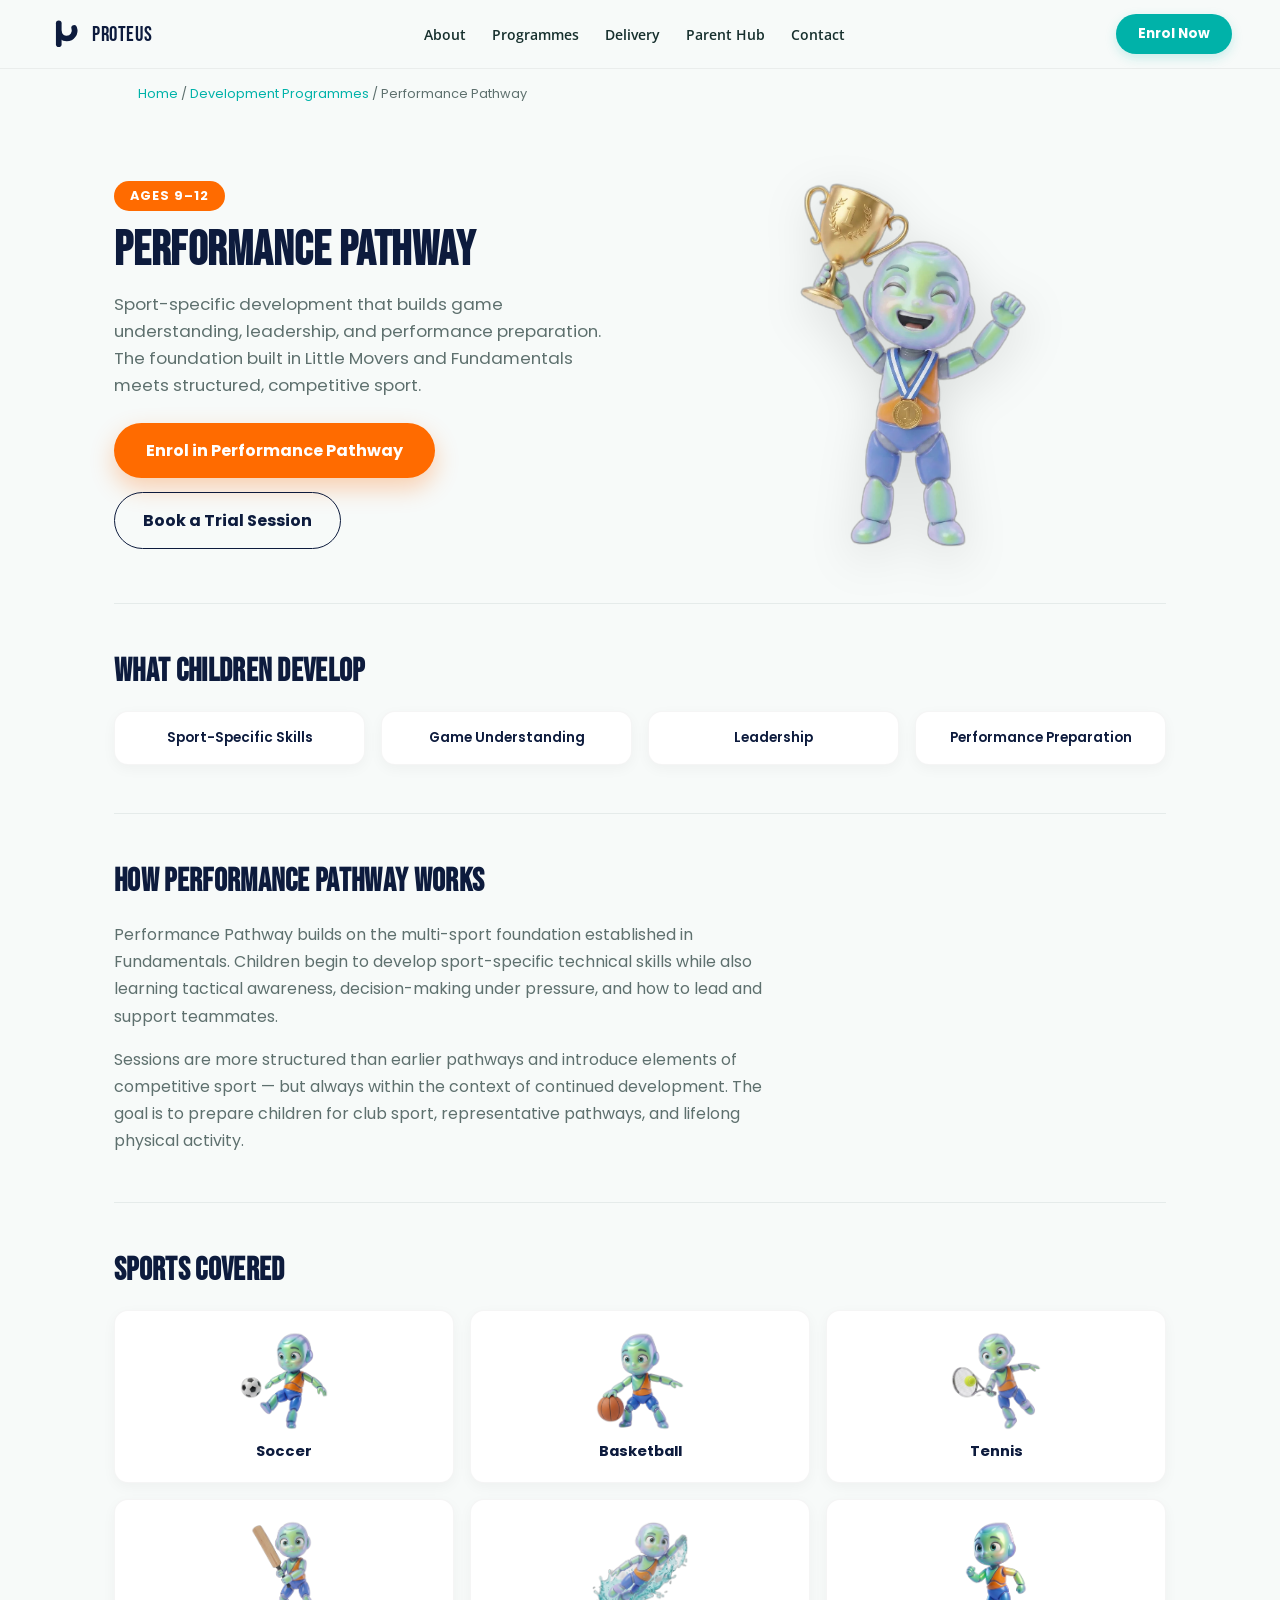
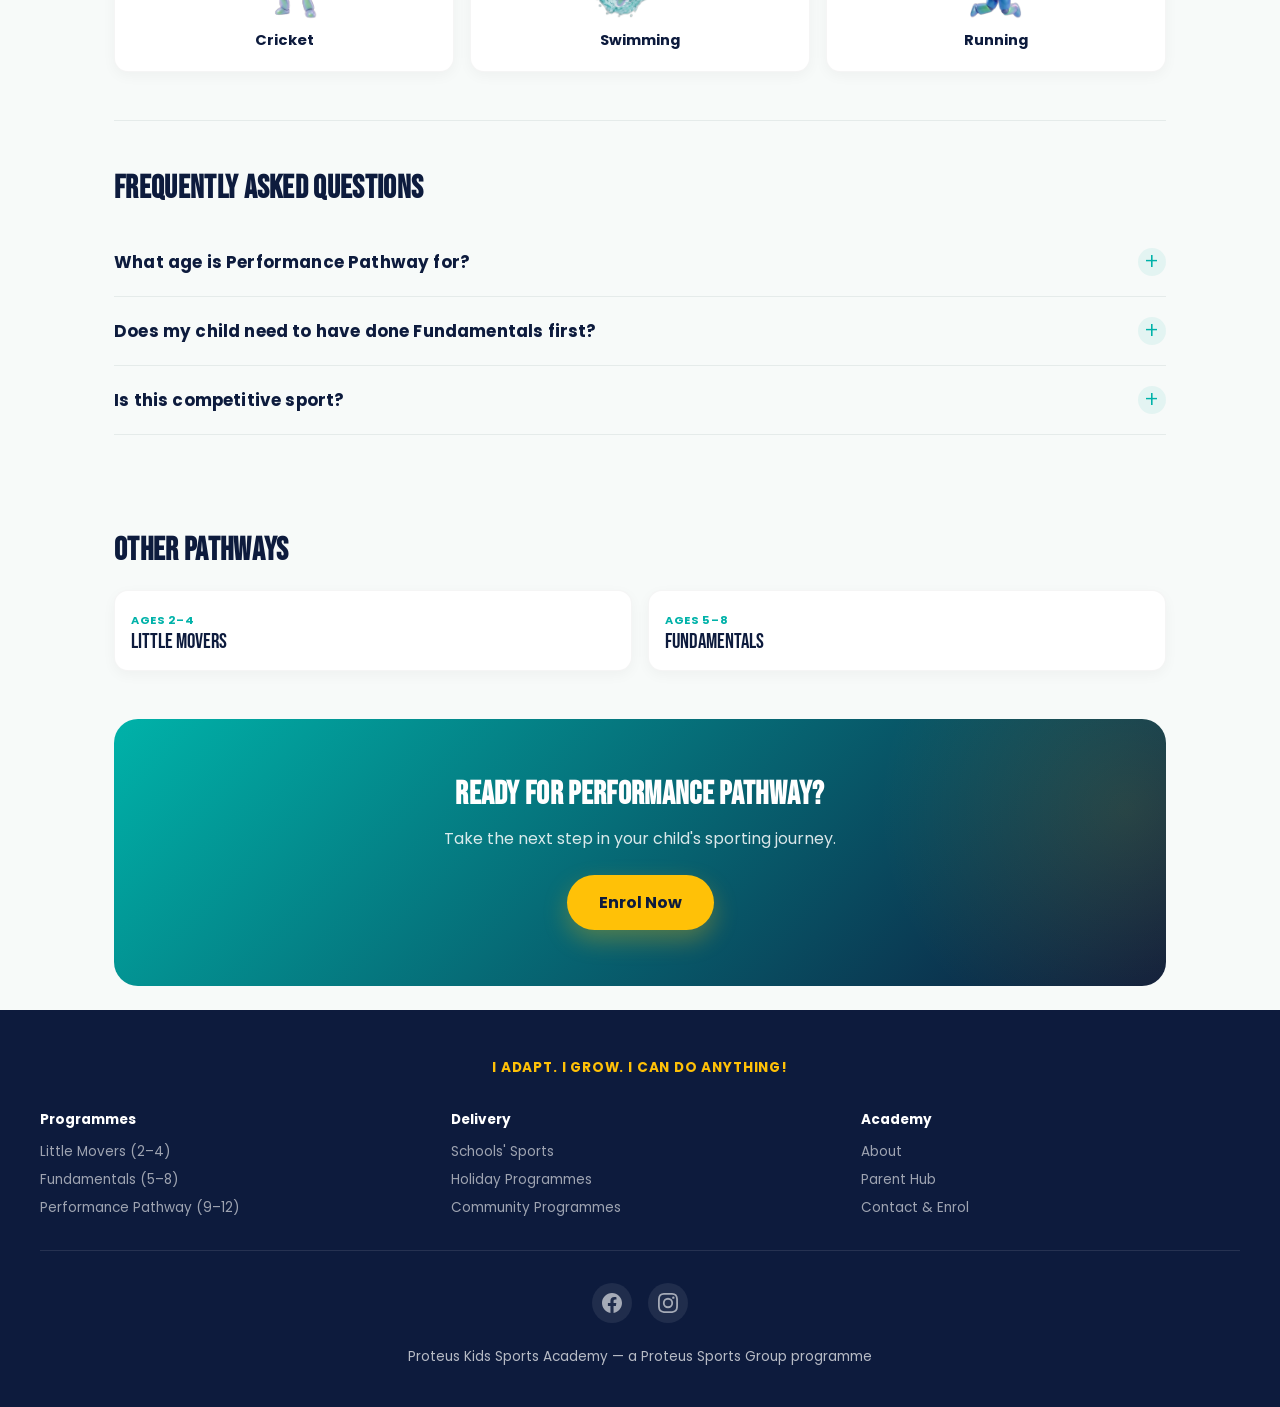
<file: programmes/performance-pathway.html>
<!DOCTYPE html>
<html lang="en">
<head>
<meta charset="UTF-8" />
<meta name="viewport" content="width=device-width, initial-scale=1.0"/>
<title>Performance Pathway (Ages 9–12) | Proteus Kids Sports Academy</title>
<meta name="description" content="Performance Pathway is Proteus Kids Sports Academy's programme for children aged 9-12, developing sport-specific skills, game understanding, leadership, and performance preparation.">
<link rel="icon" href="../images/dynamic-p.svg" type="image/svg+xml">

<meta property="og:type" content="website">
<meta property="og:title" content="Performance Pathway (Ages 9–12) | Proteus Kids Sports Academy">
<meta property="og:description" content="Sport-specific development, game understanding, leadership, and performance preparation for children aged 9-12.">
<meta property="og:image" content="../images/proto-champion.png">

<meta name="twitter:card" content="summary_large_image">
<meta name="twitter:title" content="Performance Pathway (Ages 9–12) | Proteus Kids Sports Academy">
<meta name="twitter:description" content="Sport-specific development and performance preparation for children aged 9-12.">

<script type="application/ld+json">
{
  "@context": "https://schema.org",
  "@type": "Course",
  "name": "Performance Pathway",
  "description": "Sport-specific development programme for children aged 9-12, building game understanding, leadership, and performance preparation.",
  "provider": {
    "@type": "Organization",
    "name": "Proteus Kids Sports Academy",
    "parentOrganization": {
      "@type": "Organization",
      "name": "Proteus Sports Group"
    }
  },
  "audience": {
    "@type": "PeopleAudience",
    "suggestedMinAge": 9,
    "suggestedMaxAge": 12
  }
}
</script>
<script type="application/ld+json">
{
  "@context": "https://schema.org",
  "@type": "BreadcrumbList",
  "itemListElement": [
    {"@type": "ListItem", "position": 1, "name": "Home", "item": "../index.html"},
    {"@type": "ListItem", "position": 2, "name": "Development Programmes", "item": "index.html"},
    {"@type": "ListItem", "position": 3, "name": "Performance Pathway"}
  ]
}
</script>

<link rel="preconnect" href="https://fonts.googleapis.com">
<link href="https://fonts.googleapis.com/css2?family=Bebas+Neue&family=Poppins:wght@400;500;600;700;800&family=Open+Sans:wght@400;600&display=swap" rel="stylesheet">
<link rel="stylesheet" href="../css/tokens.css">
<link rel="stylesheet" href="../css/base.css">
<link rel="stylesheet" href="../css/components.css">
</head>
<body>

<div class="scroll-progress"></div>
<a href="#main-content" class="skip-link">Skip to main content</a>

<nav class="nav" id="nav">
  <a href="../index.html" class="nav-logo"><svg viewBox="0 0 1200 1200" width="34" height="34" aria-label="Proteus" role="img"><rect width="1200" height="1200" fill="none"/><g fill="none" stroke="#0D1B3D" stroke-width="200" stroke-linecap="round" stroke-linejoin="round"><line class="p-stem" x1="380" y1="220" x2="380" y2="960"/><path class="p-loop" d="M 923.1 384.2 A 280 280 0 1 1 840.0 265.5"/></g></svg><span class="word">PROTEUS</span></a>
  <button class="nav-toggle" aria-label="Open menu" aria-expanded="false">
    <span></span><span></span><span></span>
  </button>
  <div class="nav-links">
    <a href="../about.html">About</a>
    <a href="index.html">Programmes</a>
    <a href="../index.html#deliver">Delivery</a>
    <a href="../parent-hub.html">Parent Hub</a>
    <a href="../contact.html">Contact</a>
  </div>
  <a href="../contact.html" class="nav-cta">Enrol Now</a>
</nav>

<div class="breadcrumb">
  <a href="../index.html">Home</a> / <a href="index.html">Development Programmes</a> / <span aria-current="page">Performance Pathway</span>
</div>

<main id="main-content" style="max-width:var(--max-width-narrow); margin:0 auto; padding:var(--space-6);">

  <section class="programme-hero">
    <div>
      <span class="age-badge" style="background:var(--orange);">AGES 9–12</span>
      <h1>Performance Pathway</h1>
      <p class="programme-lede">Sport-specific development that builds game understanding, leadership, and performance preparation. The foundation built in Little Movers and Fundamentals meets structured, competitive sport.</p>
      <div class="hero-ctas">
        <a href="../contact.html" class="btn-primary btn-primary--teal" style="background:var(--orange); box-shadow:0 10px 24px rgba(255,107,0,0.3);">Enrol in Performance Pathway</a>
        <a href="../contact.html" class="btn-ghost btn-ghost--dark">Book a Trial Session</a>
      </div>
    </div>
    <div class="programme-hero-image">
      <img src="../images/proto-champion.webp" alt="Proto in champion stance, representing the Performance Pathway programme" width="380" height="420" loading="eager">
    </div>
  </section>

  <section class="block">
    <h2>What children develop</h2>
    <div class="skills-grid">
      <div class="skill-chip">Sport-Specific Skills</div>
      <div class="skill-chip">Game Understanding</div>
      <div class="skill-chip">Leadership</div>
      <div class="skill-chip">Performance Preparation</div>
    </div>
  </section>

  <section class="block">
    <h2>How Performance Pathway works</h2>
    <div style="font-family:var(--font-ui); color:var(--muted); line-height:1.7; max-width:680px;">
      <p>Performance Pathway builds on the multi-sport foundation established in Fundamentals. Children begin to develop sport-specific technical skills while also learning tactical awareness, decision-making under pressure, and how to lead and support teammates.</p>
      <p style="margin-top:var(--space-4);">Sessions are more structured than earlier pathways and introduce elements of competitive sport — but always within the context of continued development. The goal is to prepare children for club sport, representative pathways, and lifelong physical activity.</p>
    </div>
  </section>

  <section class="block">
    <h2>Sports covered</h2>
    <div class="sport-grid">
      <div class="sport-tile"><img src="../images/proto-soccer.webp" alt="Soccer" width="100" height="110" loading="lazy"><div class="name">Soccer</div></div>
      <div class="sport-tile"><img src="../images/proto-basketball.webp" alt="Basketball" width="100" height="110" loading="lazy"><div class="name">Basketball</div></div>
      <div class="sport-tile"><img src="../images/proto-tennis.webp" alt="Tennis" width="100" height="110" loading="lazy"><div class="name">Tennis</div></div>
      <div class="sport-tile"><img src="../images/proto-cricket.webp" alt="Cricket" width="100" height="110" loading="lazy"><div class="name">Cricket</div></div>
      <div class="sport-tile"><img src="../images/proto-swimming.webp" alt="Swimming" width="100" height="110" loading="lazy"><div class="name">Swimming</div></div>
      <div class="sport-tile"><img src="../images/proto-running.webp" alt="Running/Athletics" width="100" height="110" loading="lazy"><div class="name">Running</div></div>
    </div>
  </section>

  <section class="block">
    <h2>Frequently asked questions</h2>
    <div class="faq-item">
      <h3>What age is Performance Pathway for?</h3>
      <div class="faq-answer"><p>Performance Pathway is designed for children aged 9 to 12. Younger children (5–8) should be in Fundamentals; children under 5 start with Little Movers.</p></div>
    </div>
    <div class="faq-item">
      <h3>Does my child need to have done Fundamentals first?</h3>
      <div class="faq-answer"><p>No. Children join Performance Pathway based on age. However, children who have progressed through Fundamentals will have a broader movement foundation to build on.</p></div>
    </div>
    <div class="faq-item">
      <h3>Is this competitive sport?</h3>
      <div class="faq-answer"><p>Performance Pathway introduces competitive elements within a developmental framework. The focus remains on skill development, game understanding, and character — not just winning.</p></div>
    </div>
  </section>

  <section class="block" style="border-top:none;">
    <h2>Other pathways</h2>
    <div class="related-pathways">
      <a href="little-movers.html"><span class="age">AGES 2–4</span><div class="name">Little Movers</div></a>
      <a href="fundamentals.html"><span class="age">AGES 5–8</span><div class="name">Fundamentals</div></a>
    </div>
  </section>

  <div class="cta-band">
    <h2>Ready for Performance Pathway?</h2>
    <p>Take the next step in your child's sporting journey.</p>
    <a href="../contact.html" class="btn-primary">Enrol Now</a>
  </div>

</main>

<footer class="site-footer">
  <div class="footer-inner">
    <div class="footer-tag">I ADAPT. I GROW. I CAN DO ANYTHING!</div>
    <nav class="footer-links" aria-label="Footer navigation">
      <div class="footer-col">
        <strong>Programmes</strong>
        <a href="little-movers.html">Little Movers (2–4)</a>
        <a href="fundamentals.html">Fundamentals (5–8)</a>
        <a href="performance-pathway.html">Performance Pathway (9–12)</a>
      </div>
      <div class="footer-col">
        <strong>Delivery</strong>
        <a href="../delivery/schools.html">Schools' Sports</a>
        <a href="../delivery/holiday.html">Holiday Programmes</a>
        <a href="../delivery/community.html">Community Programmes</a>
      </div>
      <div class="footer-col">
        <strong>Academy</strong>
        <a href="../about.html">About</a>
        <a href="../parent-hub.html">Parent Hub</a>
        <a href="../contact.html">Contact & Enrol</a>
      </div>
    </nav>
    <div class="footer-social">
      <a href="https://www.facebook.com/proteussportsgroup" aria-label="Facebook" target="_blank" rel="noopener"><svg viewBox="0 0 24 24" width="20" height="20" fill="currentColor"><path d="M24 12.073c0-6.627-5.373-12-12-12s-12 5.373-12 12c0 5.99 4.388 10.954 10.125 11.854v-8.385H7.078v-3.47h3.047V9.43c0-3.007 1.792-4.669 4.533-4.669 1.312 0 2.686.235 2.686.235v2.953H15.83c-1.491 0-1.956.925-1.956 1.874v2.25h3.328l-.532 3.47h-2.796v8.385C19.612 23.027 24 18.062 24 12.073z"/></svg></a>
      <a href="https://www.instagram.com/proteussportsgroup" aria-label="Instagram" target="_blank" rel="noopener"><svg viewBox="0 0 24 24" width="20" height="20" fill="currentColor"><path d="M12 2.163c3.204 0 3.584.012 4.85.07 3.252.148 4.771 1.691 4.919 4.919.058 1.265.069 1.645.069 4.849 0 3.205-.012 3.584-.069 4.849-.149 3.225-1.664 4.771-4.919 4.919-1.266.058-1.644.07-4.85.07-3.204 0-3.584-.012-4.849-.07-3.26-.149-4.771-1.699-4.919-4.92-.058-1.265-.07-1.644-.07-4.849 0-3.204.013-3.583.07-4.849.149-3.227 1.664-4.771 4.919-4.919 1.266-.057 1.645-.069 4.849-.069zM12 0C8.741 0 8.333.014 7.053.072 2.695.272.273 2.69.073 7.052.014 8.333 0 8.741 0 12c0 3.259.014 3.668.072 4.948.2 4.358 2.618 6.78 6.98 6.98C8.333 23.986 8.741 24 12 24c3.259 0 3.668-.014 4.948-.072 4.354-.2 6.782-2.618 6.979-6.98.059-1.28.073-1.689.073-4.948 0-3.259-.014-3.667-.072-4.947-.196-4.354-2.617-6.78-6.979-6.98C15.668.014 15.259 0 12 0zm0 5.838a6.162 6.162 0 100 12.324 6.162 6.162 0 000-12.324zM12 16a4 4 0 110-8 4 4 0 010 8zm6.406-11.845a1.44 1.44 0 100 2.881 1.44 1.44 0 000-2.881z"/></svg></a>
    </div>
    <div class="footer-bottom">Proteus Kids Sports Academy — a Proteus Sports Group programme</div>
  </div>
</footer>

<script src="../js/main.js"></script>

<button class="back-to-top" aria-label="Back to top"><svg viewBox="0 0 24 24" fill="none" stroke="currentColor" stroke-width="2.5" stroke-linecap="round" stroke-linejoin="round"><polyline points="18 15 12 9 6 15"/></svg></button>

</body>
</html>
</file>
<file: css/tokens.css>
:root {
  /* Colour palette — Brand Architecture v1.6 */
  --teal: #00B2A9;
  --teal-dark: #007A74;
  --orange: #FF6B00;
  --navy: #0D1B3D;
  --yellow: #FFC107;
  --sky: #4FC3F7;
  --bg: #F7FAF9;
  --ink: #17302E;
  --muted: #5E706E;
  --white: #FFFFFF;
  --border: rgba(0, 0, 0, 0.05);
  --shadow-sm: 0 4px 14px rgba(0, 0, 0, 0.04);
  --shadow-md: 0 6px 20px rgba(0, 0, 0, 0.05);
  --shadow-lg: 0 10px 30px rgba(0, 0, 0, 0.05);
  --shadow-glow: 0 12px 28px rgba(255, 193, 7, 0.4);

  /* Spacing scale (4px base) */
  --space-1: 4px;
  --space-2: 8px;
  --space-3: 12px;
  --space-4: 16px;
  --space-5: 20px;
  --space-6: 24px;
  --space-8: 32px;
  --space-10: 40px;
  --space-12: 48px;
  --space-14: 56px;
  --space-16: 64px;

  /* Typography scale */
  --text-xs: 0.75rem;
  --text-sm: 0.85rem;
  --text-base: 0.92rem;
  --text-md: 0.95rem;
  --text-lg: 1.05rem;
  --text-xl: 1.15rem;
  --text-2xl: 1.3rem;
  --text-3xl: 1.5rem;
  --text-4xl: 2rem;
  --text-5xl: 2.4rem;
  --text-6xl: 3rem;
  --text-7xl: 3.4rem;

  /* Font families */
  --font-display: 'Bebas Neue', sans-serif;
  --font-ui: 'Poppins', sans-serif;
  --font-body: 'Open Sans', sans-serif;

  /* Border radius */
  --radius-sm: 8px;
  --radius-md: 14px;
  --radius-lg: 18px;
  --radius-xl: 22px;
  --radius-2xl: 24px;
  --radius-full: 50px;

  /* Transitions */
  --ease-default: 0.25s ease;
  --ease-slow: 0.35s ease;
  --ease-smooth: 0.7s ease;

  /* Layout */
  --max-width: 1200px;
  --max-width-narrow: 1100px;
  --nav-height: 60px;
}
</file>
<file: css/base.css>
/* Reset & base styles */
*, *::before, *::after { box-sizing: border-box; margin: 0; padding: 0; }
html { scroll-behavior: smooth; }
body {
  font-family: var(--font-body);
  background: var(--bg);
  color: var(--ink);
  overflow-x: hidden;
  -webkit-font-smoothing: antialiased;
}
img, svg { max-width: 100%; display: block; height: auto; }
h1, h2, h3, .display { font-family: var(--font-display); letter-spacing: 0.01em; }

a:focus-visible,
button:focus-visible {
  outline: 3px solid var(--sky);
  outline-offset: 2px;
}

/* Scroll progress bar */
.scroll-progress {
  position: fixed;
  top: 0;
  left: 0;
  height: 3px;
  background: linear-gradient(90deg, var(--teal), var(--sky), var(--yellow));
  z-index: 999;
  width: 0%;
  transition: width 0.1s linear;
}

/* Back to top */
.back-to-top {
  position: fixed;
  bottom: var(--space-6);
  left: var(--space-6);
  z-index: 200;
  width: 44px;
  height: 44px;
  border-radius: 50%;
  background: var(--navy);
  color: var(--white);
  border: none;
  cursor: pointer;
  display: flex;
  align-items: center;
  justify-content: center;
  box-shadow: 0 4px 16px rgba(13, 27, 61, 0.25);
  opacity: 0;
  transform: translateY(16px);
  pointer-events: none;
  transition: opacity 0.3s ease, transform 0.3s ease, background 0.2s ease;
}
.back-to-top.show { opacity: 1; transform: translateY(0); pointer-events: auto; }
.back-to-top:hover { background: var(--teal); }
.back-to-top svg { width: 20px; height: 20px; }

@media (prefers-reduced-motion: reduce) {
  html { scroll-behavior: auto; }
  .reveal { opacity: 1 !important; transform: none !important; transition: none !important; }
  .hero-mascot img { animation: none !important; }
  .hero-banner { animation: none !important; }
  .hero-banner::after { animation: none !important; }
  .hero-shape { animation: none !important; }
  .nav-logo svg .p-stem,
  .nav-logo svg .p-loop { stroke-dashoffset: 0 !important; animation: none !important; }
  .nav-logo .word { opacity: 1 !important; animation: none !important; }
  .badge-chip.animate-in .badge-icon,
  .badge-chip.animate-in .badge-label { animation: none !important; opacity: 1 !important; }
  .scroll-progress { display: none; }
  .stagger-ready { opacity: 1 !important; transform: none !important; transition: none !important; }
}

/* Skip link (accessibility) */
.skip-link {
  position: absolute;
  left: -9999px;
  top: 0;
  background: var(--navy);
  color: var(--white);
  padding: var(--space-3) var(--space-5);
  font-family: var(--font-ui);
  font-weight: 600;
  font-size: var(--text-sm);
  z-index: 999;
  text-decoration: none;
}
.skip-link:focus { left: 0; }
</file>
<file: css/components.css>
/* ===== NAVIGATION ===== */
.nav {
  position: sticky;
  top: 0;
  z-index: 100;
  display: flex;
  align-items: center;
  justify-content: space-between;
  padding: 14px var(--space-12);
  background: rgba(247, 250, 249, 0.92);
  backdrop-filter: blur(12px);
  -webkit-backdrop-filter: blur(12px);
  border-bottom: 1px solid var(--border);
  transition: box-shadow 0.3s ease;
}
.nav.scrolled { box-shadow: 0 4px 24px rgba(0, 0, 0, 0.08); }

.nav-logo {
  display: flex;
  align-items: center;
  gap: 10px;
  text-decoration: none;
}
.nav-logo img { width: 34px; height: 34px; }
.nav-logo .word {
  font-family: var(--font-display);
  font-size: var(--text-2xl);
  color: var(--navy);
  letter-spacing: 0.03em;
}

.nav-links { display: flex; gap: 26px; }
.nav-links a {
  text-decoration: none;
  color: var(--ink);
  font-weight: 600;
  font-size: var(--text-sm);
  font-family: var(--font-body);
  transition: color 0.2s ease;
  position: relative;
}
.nav-links a::after {
  content: '';
  position: absolute;
  bottom: -4px;
  left: 0;
  width: 0;
  height: 2px;
  background: var(--teal);
  border-radius: 2px;
  transition: width 0.25s ease;
}
.nav-links a:hover::after,
.nav-links a[aria-current="page"]::after { width: 100%; }
.nav-links a:hover,
.nav-links a[aria-current="page"] { color: var(--teal); }

.nav-cta {
  background: var(--teal);
  color: var(--white);
  border: none;
  padding: 10px 22px;
  border-radius: var(--radius-full);
  font-weight: 700;
  font-size: var(--text-sm);
  font-family: var(--font-ui);
  cursor: pointer;
  text-decoration: none;
  transition: background var(--ease-default), transform var(--ease-default), box-shadow var(--ease-default);
  box-shadow: 0 4px 12px rgba(0, 178, 169, 0.2);
}
.nav-cta:hover {
  background: var(--teal-dark);
  transform: translateY(-1px);
  box-shadow: 0 6px 16px rgba(0, 178, 169, 0.3);
}

/* Mobile menu toggle */
.nav-toggle {
  display: none;
  background: none;
  border: none;
  cursor: pointer;
  padding: var(--space-2);
  width: 40px;
  height: 40px;
  position: relative;
}
.nav-toggle span {
  display: block;
  width: 24px;
  height: 2px;
  background: var(--navy);
  border-radius: 2px;
  position: absolute;
  left: 8px;
  transition: all 0.3s ease;
}
.nav-toggle span:nth-child(1) { top: 12px; }
.nav-toggle span:nth-child(2) { top: 19px; }
.nav-toggle span:nth-child(3) { top: 26px; }
.nav-toggle[aria-expanded="true"] span:nth-child(1) {
  top: 19px;
  transform: rotate(45deg);
}
.nav-toggle[aria-expanded="true"] span:nth-child(2) { opacity: 0; }
.nav-toggle[aria-expanded="true"] span:nth-child(3) {
  top: 19px;
  transform: rotate(-45deg);
}

@media (max-width: 900px) {
  .nav { padding: 14px var(--space-5); }
  .nav-links {
    display: none;
    position: absolute;
    top: 100%;
    left: 0;
    right: 0;
    flex-direction: column;
    background: var(--white);
    padding: var(--space-6);
    gap: var(--space-4);
    box-shadow: var(--shadow-md);
  }
  .nav-links a::after { display: none; }
  .nav-links.open { display: flex; }
  .nav-toggle { display: block; }
  .nav-cta { display: none; }
}

/* ===== BUTTONS ===== */
.btn-primary {
  background: var(--yellow);
  color: var(--navy);
  font-weight: 700;
  font-family: var(--font-ui);
  padding: 15px 32px;
  border: none;
  border-radius: var(--radius-full);
  cursor: pointer;
  font-size: 1rem;
  box-shadow: 0 10px 24px rgba(255, 193, 7, 0.3);
  text-decoration: none;
  display: inline-block;
  transition: transform var(--ease-default), box-shadow var(--ease-default);
}
.btn-primary:hover {
  transform: translateY(-2px);
  box-shadow: 0 14px 28px rgba(255, 193, 7, 0.4);
}

.btn-primary--teal {
  background: var(--teal);
  color: var(--white);
  box-shadow: 0 10px 24px rgba(0, 178, 169, 0.25);
}
.btn-primary--teal:hover {
  box-shadow: 0 14px 28px rgba(0, 178, 169, 0.35);
}

.btn-ghost {
  background: transparent;
  color: var(--white);
  font-weight: 700;
  font-family: var(--font-ui);
  padding: 15px 28px;
  border: 1.5px solid rgba(255, 255, 255, 0.5);
  border-radius: var(--radius-full);
  cursor: pointer;
  font-size: 1rem;
  text-decoration: none;
  display: inline-block;
  transition: background var(--ease-default), color var(--ease-default), border-color var(--ease-default);
}
.btn-ghost:hover {
  background: rgba(255, 255, 255, 0.15);
  border-color: rgba(255, 255, 255, 0.8);
}

.btn-ghost--dark {
  color: var(--navy);
  border-color: var(--navy);
}
.btn-ghost--dark:hover {
  background: var(--navy);
  color: var(--white);
}

/* ===== SECTIONS ===== */
.section {
  max-width: var(--max-width);
  margin: 0 auto;
  padding: var(--space-16) var(--space-6);
}
.section--narrow { max-width: var(--max-width-narrow); }

.section-header { text-align: center; margin-bottom: var(--space-10); }
.section-title {
  font-size: var(--text-5xl);
  color: var(--navy);
  line-height: 1;
}
.section-title .accent { color: var(--teal); }
.section-header .eyebrow { color: var(--teal); }
.section-header .section-sub {
  font-family: var(--font-ui);
  color: var(--muted);
  max-width: 560px;
  margin: var(--space-3) auto 0;
  font-size: var(--text-md);
  line-height: 1.6;
}

.eyebrow {
  font-family: var(--font-ui);
  font-weight: 700;
  font-size: 0.8rem;
  letter-spacing: 0.18em;
  text-transform: uppercase;
}

/* ===== SCROLL REVEAL (visible by default, enhanced when JS loads) ===== */
.reveal {
  opacity: 1;
  transform: translateY(0);
}
.reveal.js-reveal {
  opacity: 0;
  transform: translateY(28px);
  transition: opacity 0.7s ease, transform 0.7s ease;
}
.reveal.js-reveal.visible {
  opacity: 1;
  transform: translateY(0);
}

/* ===== CARDS ===== */
.card {
  background: var(--white);
  border-radius: var(--radius-xl);
  padding: var(--space-8) var(--space-6);
  box-shadow: var(--shadow-md);
  border: 1px solid rgba(0, 0, 0, 0.04);
  transition: transform var(--ease-default), box-shadow var(--ease-default);
}
.card:hover {
  transform: translateY(-4px);
  box-shadow: 0 12px 32px rgba(0, 0, 0, 0.08);
}

/* ===== PATHWAY CARDS ===== */
.pathway-grid { display: grid; grid-template-columns: repeat(3, 1fr); gap: var(--space-6); }
.pathway-card {
  background: var(--white);
  border-radius: var(--radius-xl);
  padding: var(--space-8) var(--space-6);
  box-shadow: var(--shadow-md);
  border: 1px solid rgba(0, 0, 0, 0.04);
  text-align: center;
  position: relative;
  overflow: hidden;
  transition: transform var(--ease-default), box-shadow var(--ease-default), border-color 0.3s ease;
}
.pathway-card:hover {
  transform: translateY(-8px);
  box-shadow: 0 16px 40px rgba(0, 0, 0, 0.1);
}
.pathway-card.lm:hover { border-color: var(--sky); }
.pathway-card.fn:hover { border-color: var(--teal); }
.pathway-card.pp:hover { border-color: var(--orange); }

.pathway-age {
  display: inline-block;
  font-family: var(--font-ui);
  font-weight: 700;
  font-size: var(--text-xs);
  letter-spacing: 0.08em;
  padding: 5px 14px;
  border-radius: var(--radius-full);
  margin-bottom: 14px;
  color: var(--white);
}
.pathway-card.lm .pathway-age { background: var(--sky); }
.pathway-card.fn .pathway-age { background: var(--teal); }
.pathway-card.pp .pathway-age { background: var(--orange); }
.pathway-card img {
  max-height: 190px;
  width: auto;
  margin: 0 auto var(--space-4);
  object-fit: contain;
  transition: transform 0.4s ease;
}
.pathway-card:hover img { transform: scale(1.06); }
.pathway-name { font-size: var(--text-3xl); color: var(--navy); margin-bottom: var(--space-2); }
.pathway-desc {
  font-family: var(--font-ui);
  font-size: 0.88rem;
  color: var(--muted);
  line-height: 1.55;
}
@media (max-width: 900px) {
  .pathway-grid { grid-template-columns: 1fr; max-width: 400px; margin: 0 auto; }
}

/* ===== DELIVERY CARDS ===== */
.delivery-grid { display: grid; grid-template-columns: repeat(3, 1fr); gap: 22px; }
.delivery-card {
  background: var(--white);
  border-radius: 20px;
  padding: 30px var(--space-6);
  text-align: center;
  box-shadow: var(--shadow-md);
  border: 1px solid rgba(0, 0, 0, 0.04);
  transition: transform var(--ease-default), box-shadow var(--ease-default), border-color 0.3s ease;
}
.delivery-card:hover {
  transform: translateY(-6px);
  box-shadow: 0 14px 36px rgba(0, 0, 0, 0.09);
  border-color: var(--teal);
}
.delivery-icon {
  width: 56px;
  height: 56px;
  border-radius: var(--radius-md);
  background: linear-gradient(135deg, #E6F9F7 0%, #F0FAF9 100%);
  display: flex;
  align-items: center;
  justify-content: center;
  margin: 0 auto var(--space-4);
  font-size: 1.5rem;
  transition: transform 0.3s ease;
}
.delivery-card:hover .delivery-icon { transform: scale(1.1); }
.delivery-name { font-size: var(--text-2xl); color: var(--navy); margin-bottom: var(--space-2); }
.delivery-desc { font-family: var(--font-ui); font-size: var(--text-sm); color: var(--muted); line-height: 1.5; }
@media (max-width: 900px) { .delivery-grid { grid-template-columns: 1fr; max-width: 400px; margin: 0 auto; } }

/* ===== EVENT CARDS ===== */
.events-grid { display: grid; grid-template-columns: repeat(4, 1fr); gap: var(--space-4); }
.event-card {
  background: var(--white);
  border-radius: var(--radius-lg);
  padding: 22px;
  box-shadow: var(--shadow-md);
  border-left: 4px solid var(--orange);
  transition: transform var(--ease-default), box-shadow var(--ease-default);
}
.event-card:hover {
  transform: translateY(-4px);
  box-shadow: 0 10px 28px rgba(0, 0, 0, 0.08);
}
.event-tag {
  font-family: var(--font-ui);
  font-size: 0.7rem;
  font-weight: 700;
  letter-spacing: 0.06em;
  text-transform: uppercase;
  color: var(--teal);
  margin-bottom: var(--space-2);
}
.event-name {
  font-family: var(--font-ui);
  font-weight: 700;
  font-size: var(--text-md);
  color: var(--navy);
  line-height: 1.3;
  margin-bottom: var(--space-2);
}
.event-detail {
  font-family: var(--font-ui);
  font-size: var(--text-sm);
  color: var(--muted);
  line-height: 1.5;
}
@media (max-width: 900px) { .events-grid { grid-template-columns: repeat(2, 1fr); } }
@media (max-width: 560px) { .events-grid { grid-template-columns: 1fr; } }

/* ===== HOW IT WORKS STEPS ===== */
.steps-row {
  display: flex;
  align-items: flex-start;
  justify-content: center;
  gap: 0;
  max-width: 960px;
  margin: 0 auto;
}
.step-card {
  flex: 1;
  text-align: center;
  padding: var(--space-6);
  max-width: 280px;
}
.step-number {
  width: 52px;
  height: 52px;
  border-radius: 50%;
  background: linear-gradient(135deg, var(--teal) 0%, var(--navy) 100%);
  color: var(--white);
  font-family: var(--font-display);
  font-size: var(--text-2xl);
  display: flex;
  align-items: center;
  justify-content: center;
  margin: 0 auto var(--space-4);
  box-shadow: 0 4px 16px rgba(0, 178, 169, 0.25);
  transition: transform 0.3s ease, box-shadow 0.3s ease;
}
.step-card:hover .step-number {
  transform: scale(1.1);
  box-shadow: 0 6px 24px rgba(0, 178, 169, 0.35);
}
.step-name {
  font-family: var(--font-display);
  font-size: var(--text-2xl);
  color: var(--navy);
  margin-bottom: var(--space-2);
}
.step-desc {
  font-family: var(--font-ui);
  font-size: var(--text-sm);
  color: var(--muted);
  line-height: 1.55;
}
.step-connector-h {
  width: 48px;
  height: 3px;
  background: linear-gradient(90deg, var(--teal), var(--navy));
  border-radius: 2px;
  flex-shrink: 0;
  margin-top: 40px;
}
@media (max-width: 700px) {
  .steps-row { flex-direction: column; align-items: center; }
  .step-connector-h { width: 3px; height: 32px; background: linear-gradient(180deg, var(--teal), var(--navy)); margin-top: 0; }
  .step-card { max-width: 360px; }
}

/* ===== CTA BANDS ===== */
.cta-band {
  background: linear-gradient(135deg, var(--teal) 0%, var(--navy) 100%);
  border-radius: var(--radius-2xl);
  padding: var(--space-14);
  text-align: center;
  color: var(--white);
  position: relative;
  overflow: hidden;
}
.cta-band::before {
  content: '';
  position: absolute;
  top: -60%;
  right: -20%;
  width: 500px;
  height: 500px;
  background: radial-gradient(circle, rgba(255, 193, 7, 0.12) 0%, transparent 70%);
  pointer-events: none;
}
.cta-band h2 { font-size: var(--text-4xl); margin-bottom: var(--space-3); position: relative; }
.cta-band p {
  font-family: var(--font-ui);
  color: rgba(255, 255, 255, 0.85);
  margin-bottom: var(--space-6);
  max-width: 480px;
  margin-left: auto;
  margin-right: auto;
  position: relative;
}
.cta-band .btn-primary { position: relative; }

/* ===== PHILOSOPHY CARD ===== */
.philosophy-card {
  background: linear-gradient(135deg, var(--navy) 0%, #14294F 100%);
  border-radius: var(--radius-2xl);
  padding: var(--space-14);
  text-align: center;
  color: var(--white);
  position: relative;
  overflow: hidden;
}
.philosophy-card::before {
  content: '';
  position: absolute;
  top: -40%;
  left: -20%;
  width: 500px;
  height: 500px;
  background: radial-gradient(circle, rgba(0, 178, 169, 0.1) 0%, transparent 70%);
  pointer-events: none;
}
.philosophy-card h2 { font-size: var(--text-4xl); margin-bottom: var(--space-4); position: relative; }
.philosophy-pillars {
  display: grid;
  grid-template-columns: repeat(3, 1fr);
  gap: var(--space-6);
  margin-top: var(--space-10);
  max-width: 820px;
  margin-left: auto;
  margin-right: auto;
  position: relative;
}
.philosophy-pillar {
  text-align: center;
  padding: var(--space-6) var(--space-4);
  background: rgba(255, 255, 255, 0.06);
  border-radius: var(--radius-lg);
  border: 1px solid rgba(255, 255, 255, 0.08);
  transition: background 0.3s ease, transform 0.3s ease;
}
.philosophy-pillar:hover {
  background: rgba(255, 255, 255, 0.1);
  transform: translateY(-4px);
}
.pillar-icon {
  font-size: 2rem;
  margin-bottom: var(--space-3);
}
.pillar-title {
  font-family: var(--font-display);
  font-size: var(--text-2xl);
  color: var(--yellow);
  margin-bottom: var(--space-2);
}
.pillar-desc {
  font-family: var(--font-ui);
  font-size: var(--text-sm);
  color: rgba(255, 255, 255, 0.7);
  line-height: 1.55;
}
@media (max-width: 700px) {
  .philosophy-pillars { grid-template-columns: 1fr; max-width: 360px; }
}

/* ===== ACHIEVEMENT / BADGE SYSTEM ===== */
.achieve-card {
  background: var(--white);
  border-radius: var(--radius-2xl);
  padding: var(--space-12);
  box-shadow: var(--shadow-lg);
  border: 1px solid rgba(0, 0, 0, 0.04);
}
.badge-row {
  display: flex;
  justify-content: center;
  flex-wrap: wrap;
  gap: var(--space-5);
  margin-top: 28px;
}
.badge-chip {
  display: flex;
  flex-direction: column;
  align-items: center;
  gap: var(--space-2);
  transition: transform 0.3s ease;
}
.badge-chip:hover { transform: translateY(-4px); }
.badge-icon {
  width: 56px;
  height: 56px;
  border-radius: 50%;
  display: flex;
  align-items: center;
  justify-content: center;
  font-family: var(--font-display);
  font-size: var(--text-2xl);
  color: var(--white);
  transition: transform 0.3s ease, box-shadow 0.3s ease;
}
.badge-chip:hover .badge-icon {
  transform: scale(1.12);
  box-shadow: 0 6px 20px rgba(0, 0, 0, 0.15);
}
.badge-chip:nth-child(1) .badge-icon { background: var(--sky); }
.badge-chip:nth-child(2) .badge-icon { background: var(--teal); }
.badge-chip:nth-child(3) .badge-icon { background: var(--orange); }
.badge-chip:nth-child(4) .badge-icon { background: var(--navy); }
.badge-chip:nth-child(5) .badge-icon { background: #7C4DFF; }
.badge-chip:nth-child(6) .badge-icon { background: var(--yellow); color: var(--navy); }
.badge-label {
  font-family: var(--font-ui);
  font-size: var(--text-xs);
  font-weight: 600;
  color: var(--muted);
}
.progression-line {
  display: flex;
  align-items: center;
  justify-content: center;
  gap: var(--space-2);
  margin-top: var(--space-8);
  flex-wrap: wrap;
  font-family: var(--font-ui);
  font-weight: 700;
  font-size: var(--text-sm);
  color: var(--navy);
}
.progression-line .arrow { color: var(--muted); }

/* ===== TRUST BANNER ===== */
.trust-strip {
  display: flex;
  justify-content: center;
  align-items: center;
  flex-wrap: wrap;
  gap: var(--space-8);
  padding: var(--space-8) var(--space-6);
  max-width: var(--max-width);
  margin: 0 auto;
}
.trust-item {
  display: flex;
  align-items: center;
  gap: var(--space-3);
  font-family: var(--font-ui);
  font-size: var(--text-sm);
  font-weight: 600;
  color: var(--muted);
}
.trust-icon {
  width: 40px;
  height: 40px;
  border-radius: 50%;
  background: linear-gradient(135deg, #E6F9F7 0%, #F0FAF9 100%);
  display: flex;
  align-items: center;
  justify-content: center;
  font-size: 1.1rem;
  flex-shrink: 0;
}

/* ===== PLACEHOLDER MARKER ===== */
.placeholder-note {
  display: inline-block;
  margin-top: var(--space-5);
  font-family: var(--font-ui);
  font-size: var(--text-xs);
  letter-spacing: 0.05em;
  color: var(--yellow);
  background: rgba(255, 193, 7, 0.12);
  border: 1px dashed rgba(255, 193, 7, 0.4);
  padding: var(--space-2) var(--space-4);
  border-radius: var(--radius-sm);
}

/* ===== TESTIMONIAL SHELL ===== */
.testimonial-shell {
  background: var(--white);
  border-radius: var(--radius-2xl);
  padding: var(--space-14);
  text-align: center;
  border: 2px dashed rgba(0, 178, 169, 0.25);
}
.testimonial-shell .section-title { margin-bottom: var(--space-2); }

/* ===== BREADCRUMB ===== */
.breadcrumb {
  font-family: var(--font-ui);
  font-size: 0.8rem;
  color: var(--muted);
  padding: var(--space-4) var(--space-12) 0;
  max-width: var(--max-width-narrow);
  margin: 0 auto;
}
.breadcrumb a { color: var(--teal); text-decoration: none; }
.breadcrumb a:hover { text-decoration: underline; }
@media (max-width: 900px) { .breadcrumb { padding: var(--space-4) var(--space-5) 0; } }

/* ===== PROGRAMME PAGE COMPONENTS ===== */
.programme-hero {
  display: grid;
  grid-template-columns: 1fr 1fr;
  gap: var(--space-10);
  align-items: center;
  padding: var(--space-12) 0;
}
.age-badge {
  display: inline-block;
  color: var(--white);
  font-family: var(--font-ui);
  font-weight: 700;
  font-size: 0.8rem;
  letter-spacing: 0.08em;
  padding: 6px var(--space-4);
  border-radius: var(--radius-full);
  margin-bottom: var(--space-4);
}
.programme-hero h1 {
  font-size: var(--text-6xl);
  color: var(--navy);
  line-height: 1;
  margin-bottom: var(--space-4);
}
.programme-lede {
  font-family: var(--font-ui);
  font-size: var(--text-lg);
  color: var(--muted);
  line-height: 1.6;
  margin-bottom: var(--space-6);
}
.programme-hero-image {
  display: flex;
  justify-content: center;
  align-items: center;
}
.programme-hero-image img {
  max-height: 380px;
  width: auto;
  object-fit: contain;
  filter: drop-shadow(0 12px 24px rgba(0, 0, 0, 0.12));
  transition: transform 0.5s ease;
}
.programme-hero-image img:hover { transform: scale(1.04); }
@media (max-width: 900px) {
  .programme-hero { grid-template-columns: 1fr; text-align: center; }
  .programme-hero h1 { font-size: var(--text-5xl); }
  .programme-hero-image img { max-height: 280px; }
}

.block { padding: var(--space-12) 0; border-top: 1px solid #E5EBEA; }
.block h2 { font-size: var(--text-4xl); color: var(--navy); margin-bottom: var(--space-5); }

.skills-grid { display: grid; grid-template-columns: repeat(4, 1fr); gap: var(--space-4); }
.skill-chip {
  background: var(--white);
  border-radius: var(--radius-md);
  padding: var(--space-4) var(--space-3);
  text-align: center;
  box-shadow: var(--shadow-sm);
  font-family: var(--font-ui);
  font-weight: 600;
  font-size: var(--text-sm);
  color: var(--navy);
  border: 1px solid rgba(0, 0, 0, 0.04);
  transition: transform var(--ease-default), border-color 0.3s ease, box-shadow var(--ease-default);
}
.skill-chip:hover {
  transform: translateY(-3px);
  border-color: var(--teal);
  box-shadow: 0 6px 18px rgba(0, 178, 169, 0.12);
}
@media (max-width: 700px) { .skills-grid { grid-template-columns: repeat(2, 1fr); } }

.sport-grid { display: grid; grid-template-columns: repeat(3, 1fr); gap: var(--space-4); }
.sport-tile {
  background: var(--white);
  border-radius: var(--radius-md);
  padding: var(--space-5);
  text-align: center;
  box-shadow: var(--shadow-sm);
  border: 1px solid rgba(0, 0, 0, 0.04);
  transition: transform var(--ease-default), box-shadow var(--ease-default);
}
.sport-tile:hover {
  transform: translateY(-4px);
  box-shadow: 0 8px 24px rgba(0, 0, 0, 0.08);
}
.sport-tile img {
  max-height: 100px;
  width: auto;
  margin: 0 auto 10px;
  object-fit: contain;
  transition: transform 0.3s ease;
}
.sport-tile:hover img { transform: scale(1.08); }
.sport-tile .name { font-family: var(--font-ui); font-weight: 700; font-size: var(--text-base); color: var(--navy); }
@media (max-width: 700px) { .sport-grid { grid-template-columns: repeat(2, 1fr); } }

/* ===== FAQ ACCORDION ===== */
.faq-item {
  border-bottom: 1px solid #E5EBEA;
  padding: 0;
}
.faq-item h3 {
  font-family: var(--font-ui);
  font-size: var(--text-lg);
  font-weight: 700;
  color: var(--navy);
  margin: 0;
  cursor: pointer;
  padding: var(--space-5) 0;
  display: flex;
  align-items: center;
  justify-content: space-between;
  gap: var(--space-4);
  transition: color 0.2s ease;
  user-select: none;
}
.faq-item h3:hover { color: var(--teal); }
.faq-item h3::after {
  content: '+';
  font-family: var(--font-ui);
  font-size: 1.4rem;
  font-weight: 300;
  color: var(--teal);
  flex-shrink: 0;
  width: 28px;
  height: 28px;
  display: flex;
  align-items: center;
  justify-content: center;
  border-radius: 50%;
  background: rgba(0, 178, 169, 0.08);
  transition: transform 0.3s ease, background 0.3s ease;
}
.faq-item.open h3::after {
  content: '\2212';
  transform: rotate(180deg);
  background: rgba(0, 178, 169, 0.15);
}
.faq-answer {
  max-height: 0;
  overflow: hidden;
  transition: max-height 0.35s ease, padding 0.35s ease;
  padding: 0 0 0 0;
}
.faq-item.open .faq-answer {
  max-height: 300px;
  padding: 0 0 var(--space-5) 0;
}
.faq-answer p {
  font-family: var(--font-body);
  font-size: var(--text-base);
  color: var(--muted);
  line-height: 1.7;
}

.related-pathways { display: flex; gap: var(--space-4); margin-top: var(--space-5); flex-wrap: wrap; }
.related-pathways a {
  flex: 1;
  min-width: 200px;
  background: var(--white);
  border-radius: var(--radius-md);
  padding: var(--space-4);
  text-decoration: none;
  box-shadow: var(--shadow-sm);
  border: 1px solid rgba(0, 0, 0, 0.04);
  transition: transform var(--ease-default), border-color 0.3s ease, box-shadow var(--ease-default);
}
.related-pathways a:hover {
  transform: translateY(-4px);
  border-color: var(--teal);
  box-shadow: 0 8px 24px rgba(0, 0, 0, 0.08);
}
.related-pathways .age {
  font-family: var(--font-ui);
  font-size: 0.7rem;
  font-weight: 700;
  color: var(--teal);
  letter-spacing: 0.06em;
}
.related-pathways .name { font-family: var(--font-display); font-size: var(--text-2xl); color: var(--navy); }

/* ===== FOOTER ===== */
.site-footer {
  background: var(--navy);
  color: rgba(255, 255, 255, 0.7);
  padding: var(--space-12) var(--space-6) var(--space-10);
  font-family: var(--font-ui);
  font-size: var(--text-sm);
}
.footer-inner {
  max-width: var(--max-width);
  margin: 0 auto;
}
.footer-tag {
  color: var(--yellow);
  font-weight: 700;
  letter-spacing: 0.06em;
  margin-bottom: var(--space-8);
  text-align: center;
}
.footer-links {
  display: grid;
  grid-template-columns: repeat(3, 1fr);
  gap: var(--space-8);
  margin-bottom: var(--space-8);
  padding-bottom: var(--space-8);
  border-bottom: 1px solid rgba(255, 255, 255, 0.1);
}
.footer-col {
  display: flex;
  flex-direction: column;
  gap: var(--space-2);
}
.footer-col strong {
  color: var(--white);
  font-weight: 700;
  font-size: var(--text-sm);
  margin-bottom: var(--space-1);
}
.footer-col a {
  color: rgba(255, 255, 255, 0.6);
  text-decoration: none;
  font-size: var(--text-sm);
  transition: color 0.2s ease;
}
.footer-col a:hover { color: var(--yellow); }
.footer-social {
  display: flex;
  justify-content: center;
  gap: var(--space-4);
  margin-bottom: var(--space-6);
}
.footer-social a {
  display: flex;
  align-items: center;
  justify-content: center;
  width: 40px;
  height: 40px;
  border-radius: 50%;
  background: rgba(255, 255, 255, 0.08);
  color: rgba(255, 255, 255, 0.6);
  transition: background 0.2s ease, color 0.2s ease, transform 0.2s ease;
}
.footer-social a:hover {
  background: var(--teal);
  color: var(--white);
  transform: translateY(-2px);
}
.footer-bottom { text-align: center; }
@media (max-width: 600px) {
  .footer-links { grid-template-columns: 1fr; gap: var(--space-6); }
}

/* ===== ENROL CTA CARD ===== */
.enrol-cta-card {
  background: linear-gradient(135deg, var(--navy) 0%, #14294F 60%, var(--teal-dark) 100%);
  border-radius: var(--radius-2xl);
  padding: var(--space-14);
  text-align: center;
  position: relative;
  overflow: hidden;
}
.enrol-cta-card::before {
  content: '';
  position: absolute;
  top: -50%;
  right: -20%;
  width: 500px;
  height: 500px;
  background: radial-gradient(circle, rgba(0, 178, 169, 0.12) 0%, transparent 70%);
  pointer-events: none;
}

/* ===== CARD AS LINK ===== */
a.pathway-card,
a.delivery-card {
  text-decoration: none;
  color: inherit;
}

/* ===== CONTACT GRID ===== */
.contact-grid {
  display: grid;
  grid-template-columns: 1fr 1fr;
  gap: var(--space-8);
  max-width: 960px;
  margin: 0 auto;
}
@media (max-width: 700px) { .contact-grid { grid-template-columns: 1fr; } }

/* ===== FLOATING CTA ===== */
.floating-cta {
  position: fixed;
  bottom: var(--space-6);
  right: var(--space-6);
  z-index: 200;
  display: flex;
  align-items: center;
  gap: 10px;
  background: var(--yellow);
  color: var(--navy);
  font-family: var(--font-ui);
  font-weight: 700;
  font-size: var(--text-base);
  padding: 14px 22px;
  border-radius: var(--radius-full);
  border: none;
  cursor: pointer;
  box-shadow: var(--shadow-glow);
  text-decoration: none;
  opacity: 0;
  transform: translateY(20px) scale(0.9);
  pointer-events: none;
  transition: opacity var(--ease-slow), transform var(--ease-slow);
}
.floating-cta.show { opacity: 1; transform: translateY(0) scale(1); pointer-events: auto; }
.floating-cta .pulse {
  width: 9px;
  height: 9px;
  border-radius: 50%;
  background: var(--teal);
  animation: pulse 1.8s infinite;
}

/* ===== HERO (home page) ===== */
.hero-wrap { padding: var(--space-6); }
.hero-banner {
  position: relative;
  width: 100%;
  max-width: var(--max-width);
  margin: 0 auto;
  min-height: 520px;
  background: linear-gradient(135deg, var(--teal) 0%, var(--teal-dark) 50%, var(--navy) 100%);
  background-size: 200% 200%;
  animation: kinetic-gradient 12s ease infinite;
  border-radius: 28px;
  overflow: hidden;
  display: grid;
  grid-template-columns: 1.15fr 0.85fr;
  align-items: center;
  padding: 0 var(--space-16);
}
@keyframes kinetic-gradient {
  0% { background-position: 0% 50%; }
  50% { background-position: 100% 50%; }
  100% { background-position: 0% 50%; }
}
.hero-banner::before {
  content: '';
  position: absolute;
  top: -40%;
  right: -10%;
  width: 640px;
  height: 640px;
  background: radial-gradient(circle, rgba(255, 193, 7, 0.16) 0%, rgba(0, 0, 0, 0) 70%);
}
.hero-banner::after {
  content: '';
  position: absolute;
  bottom: -30%;
  left: -15%;
  width: 480px;
  height: 480px;
  background: radial-gradient(circle, rgba(79, 195, 247, 0.1) 0%, transparent 70%);
  animation: hero-blob 18s ease-in-out infinite alternate;
}
@keyframes hero-blob {
  0% { transform: translate(0, 0) scale(1); }
  100% { transform: translate(40px, -30px) scale(1.15); }
}
.hero-shapes {
  position: absolute;
  inset: 0;
  overflow: hidden;
  pointer-events: none;
  z-index: 1;
}
.hero-shape {
  position: absolute;
  border-radius: 50%;
  opacity: 0.07;
  will-change: transform;
}
.hero-shape--1 {
  width: 180px; height: 180px;
  background: var(--yellow);
  top: 12%; right: 8%;
  animation: shape-drift-1 22s ease-in-out infinite alternate;
}
.hero-shape--2 {
  width: 120px; height: 120px;
  background: var(--sky);
  bottom: 18%; left: 20%;
  animation: shape-drift-2 26s ease-in-out infinite alternate;
}
.hero-shape--3 {
  width: 80px; height: 80px;
  background: var(--white);
  top: 55%; right: 35%;
  animation: shape-drift-3 20s ease-in-out infinite alternate;
}
.hero-shape--4 {
  width: 200px; height: 200px;
  background: var(--teal);
  top: -8%; left: 45%;
  animation: shape-drift-1 28s ease-in-out infinite alternate-reverse;
}
@keyframes shape-drift-1 {
  0% { transform: translate(0, 0); }
  100% { transform: translate(30px, 20px); }
}
@keyframes shape-drift-2 {
  0% { transform: translate(0, 0); }
  100% { transform: translate(-25px, -15px); }
}
@keyframes shape-drift-3 {
  0% { transform: translate(0, 0) scale(1); }
  100% { transform: translate(15px, -20px) scale(1.2); }
}
.hero-content {
  z-index: 2;
  display: flex;
  flex-direction: column;
  align-items: flex-start;
  gap: var(--space-4);
}
.hero-content .eyebrow { color: var(--yellow); }
.hero-tagline {
  font-size: var(--text-7xl);
  line-height: 0.98;
  color: var(--white);
}
.hero-tagline .hl {
  background: linear-gradient(90deg, #FFC107 0%, #FFE082 100%);
  -webkit-background-clip: text;
  -webkit-text-fill-color: transparent;
  background-clip: text;
}
.hero-philosophy {
  font-family: var(--font-ui);
  font-weight: 600;
  font-size: var(--text-xl);
  color: rgba(255, 255, 255, 0.9);
  margin-top: 2px;
}
.hero-sub {
  font-family: var(--font-ui);
  color: rgba(255, 255, 255, 0.8);
  font-size: 1rem;
  max-width: 420px;
  line-height: 1.55;
}
.hero-ctas { display: flex; gap: 14px; margin-top: var(--space-2); flex-wrap: wrap; }
.hero-mascot {
  display: flex;
  justify-content: center;
  align-items: flex-end;
  height: 100%;
  z-index: 2;
}
.hero-mascot img {
  max-height: 440px;
  width: auto;
  object-fit: contain;
  filter: drop-shadow(0 18px 26px rgba(0, 0, 0, 0.3));
  animation: float 4.2s ease-in-out infinite;
}

@keyframes float {
  0%, 100% { transform: translateY(-8px); }
  50% { transform: translateY(-24px); }
}
@keyframes pulse {
  0% { box-shadow: 0 0 0 0 rgba(0, 178, 169, 0.6); }
  70% { box-shadow: 0 0 0 10px rgba(0, 178, 169, 0); }
  100% { box-shadow: 0 0 0 0 rgba(0, 178, 169, 0); }
}

/* ===== DYNAMIC P LOGO ANIMATION ===== */
.nav-logo svg .p-stem {
  stroke-dasharray: 740;
  stroke-dashoffset: 740;
  animation: draw-stem 0.5s ease-out 0.2s forwards;
}
.nav-logo svg .p-loop {
  stroke-dasharray: 900;
  stroke-dashoffset: 900;
  animation: draw-loop 0.6s ease-out 0.5s forwards;
}
.nav-logo .word {
  opacity: 0;
  animation: fade-word 0.4s ease 0.9s forwards;
}
@keyframes draw-stem {
  to { stroke-dashoffset: 0; }
}
@keyframes draw-loop {
  to { stroke-dashoffset: 0; }
}
@keyframes fade-word {
  to { opacity: 1; }
}

/* ===== BADGE UNLOCK ANIMATION ===== */
.badge-chip.animate-in .badge-icon {
  animation: badge-unlock 0.6s cubic-bezier(0.34, 1.56, 0.64, 1) forwards;
}
.badge-chip.animate-in .badge-label {
  animation: badge-label-in 0.3s ease 0.4s forwards;
  opacity: 0;
}
@keyframes badge-unlock {
  0% { transform: scale(0); opacity: 0; }
  50% { transform: scale(1.2); }
  70% { transform: scale(0.95); }
  100% { transform: scale(1); opacity: 1; box-shadow: 0 0 20px rgba(0, 178, 169, 0.3); }
}
@keyframes badge-label-in {
  from { opacity: 0; transform: translateY(6px); }
  to { opacity: 1; transform: translateY(0); }
}
.badge-chip.animate-in:nth-child(2) .badge-icon { animation-delay: 0.1s; }
.badge-chip.animate-in:nth-child(2) .badge-label { animation-delay: 0.5s; }
.badge-chip.animate-in:nth-child(3) .badge-icon { animation-delay: 0.2s; }
.badge-chip.animate-in:nth-child(3) .badge-label { animation-delay: 0.6s; }
.badge-chip.animate-in:nth-child(4) .badge-icon { animation-delay: 0.3s; }
.badge-chip.animate-in:nth-child(4) .badge-label { animation-delay: 0.7s; }
.badge-chip.animate-in:nth-child(5) .badge-icon { animation-delay: 0.4s; }
.badge-chip.animate-in:nth-child(5) .badge-label { animation-delay: 0.8s; }
.badge-chip.animate-in:nth-child(6) .badge-icon { animation-delay: 0.5s; }
.badge-chip.animate-in:nth-child(6) .badge-label { animation-delay: 0.9s; }

/* ===== STAGGERED CARD REVEALS ===== */
.stagger-ready {
  opacity: 0;
  transform: translateY(24px);
  transition: opacity 0.5s ease, transform 0.5s ease;
}
.stagger-in {
  opacity: 1;
  transform: translateY(0);
}

/* ===== ACTIVE NAV LINK ===== */
.nav-links a.nav-active { color: var(--teal); }
.nav-links a.nav-active::after { width: 100%; }

/* ===== VISUAL JOURNEY TIMELINE ===== */
.journey-timeline {
  display: flex;
  align-items: center;
  justify-content: center;
  gap: 0;
  margin-top: var(--space-8);
  flex-wrap: wrap;
}
.journey-node {
  display: flex;
  flex-direction: column;
  align-items: center;
  gap: var(--space-2);
  position: relative;
  z-index: 1;
}
.journey-dot {
  width: 48px;
  height: 48px;
  border-radius: 50%;
  display: flex;
  align-items: center;
  justify-content: center;
  font-family: var(--font-display);
  font-size: var(--text-lg);
  color: var(--white);
  box-shadow: 0 4px 16px rgba(0, 0, 0, 0.12);
  transition: transform 0.3s ease, box-shadow 0.3s ease;
}
.journey-node:hover .journey-dot {
  transform: scale(1.15);
  box-shadow: 0 6px 24px rgba(0, 0, 0, 0.2);
}
.journey-dot--sky { background: var(--sky); }
.journey-dot--teal { background: var(--teal); }
.journey-dot--orange { background: var(--orange); }
.journey-age-label {
  font-family: var(--font-ui);
  font-size: 0.7rem;
  font-weight: 700;
  color: var(--muted);
  letter-spacing: 0.04em;
}
.journey-name-label {
  font-family: var(--font-ui);
  font-size: var(--text-sm);
  font-weight: 700;
  color: var(--navy);
}
.journey-connector {
  width: 60px;
  height: 3px;
  background: linear-gradient(90deg, var(--sky), var(--teal));
  border-radius: 2px;
  margin: 0 var(--space-2);
  position: relative;
  top: -12px;
}
.journey-connector--2 {
  background: linear-gradient(90deg, var(--teal), var(--orange));
}
@media (max-width: 560px) {
  .journey-timeline { gap: var(--space-3); }
  .journey-connector { width: 32px; }
}

/* ===== STAT COUNTER ===== */
.stat-row {
  display: flex;
  justify-content: center;
  gap: var(--space-10);
  flex-wrap: wrap;
  padding: var(--space-6) 0;
}
.stat-item {
  text-align: center;
}
.stat-number {
  font-family: var(--font-display);
  font-size: var(--text-5xl);
  color: var(--navy);
  line-height: 1;
}
.stat-label {
  font-family: var(--font-ui);
  font-size: var(--text-sm);
  color: var(--muted);
  font-weight: 600;
  margin-top: var(--space-1);
}

@media (max-width: 900px) {
  .hero-banner {
    grid-template-columns: 1fr;
    padding: 44px 24px 32px;
    text-align: center;
    min-height: auto;
  }
  .hero-content { align-items: center; }
  .hero-tagline { font-size: var(--text-5xl); }
  .hero-mascot { margin-top: var(--space-4); height: auto; min-height: 200px; }
  .hero-mascot img { max-height: 260px; }
  .hero-sub { max-width: 100%; }
  .hero-ctas { justify-content: center; }
}

/* ===== SECTION DIVIDER ===== */
.section-divider {
  height: 1px;
  max-width: var(--max-width);
  margin: 0 auto;
  background: linear-gradient(90deg, transparent 0%, #E5EBEA 50%, transparent 100%);
}
</file>
